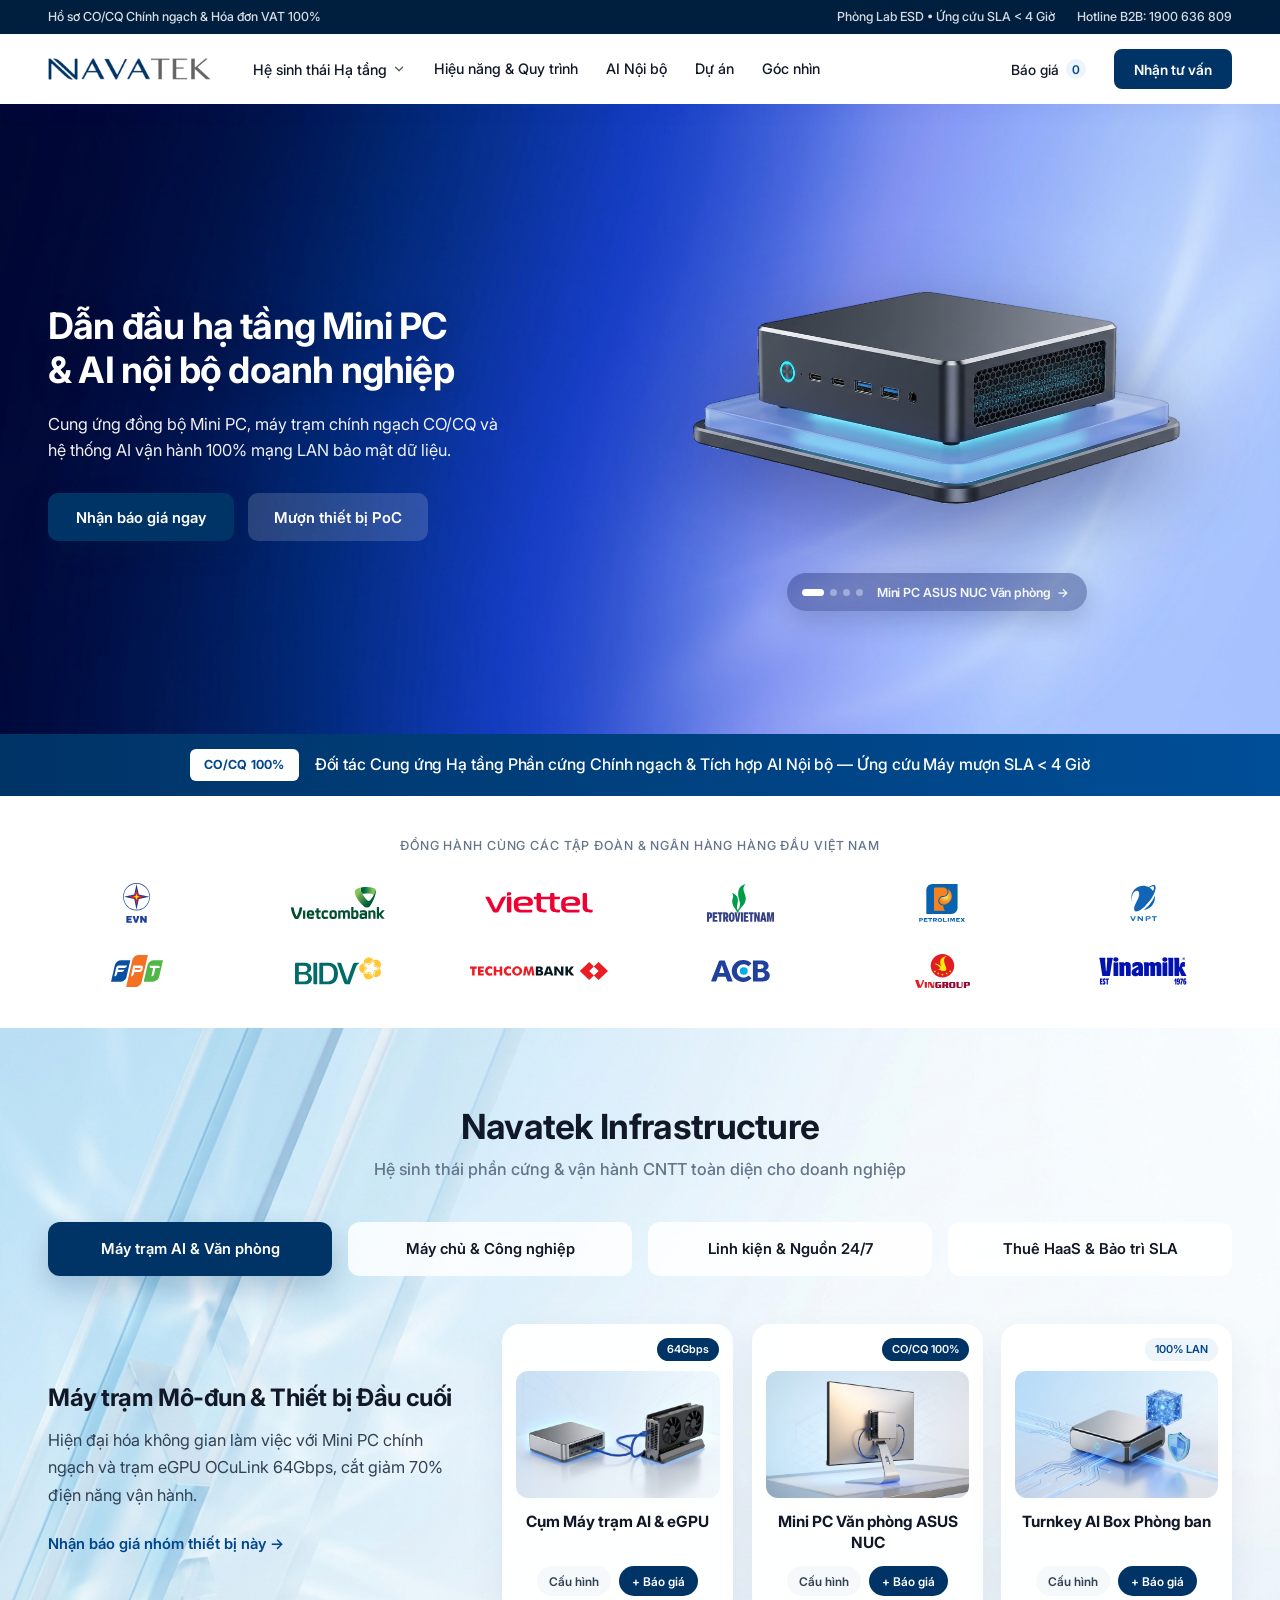
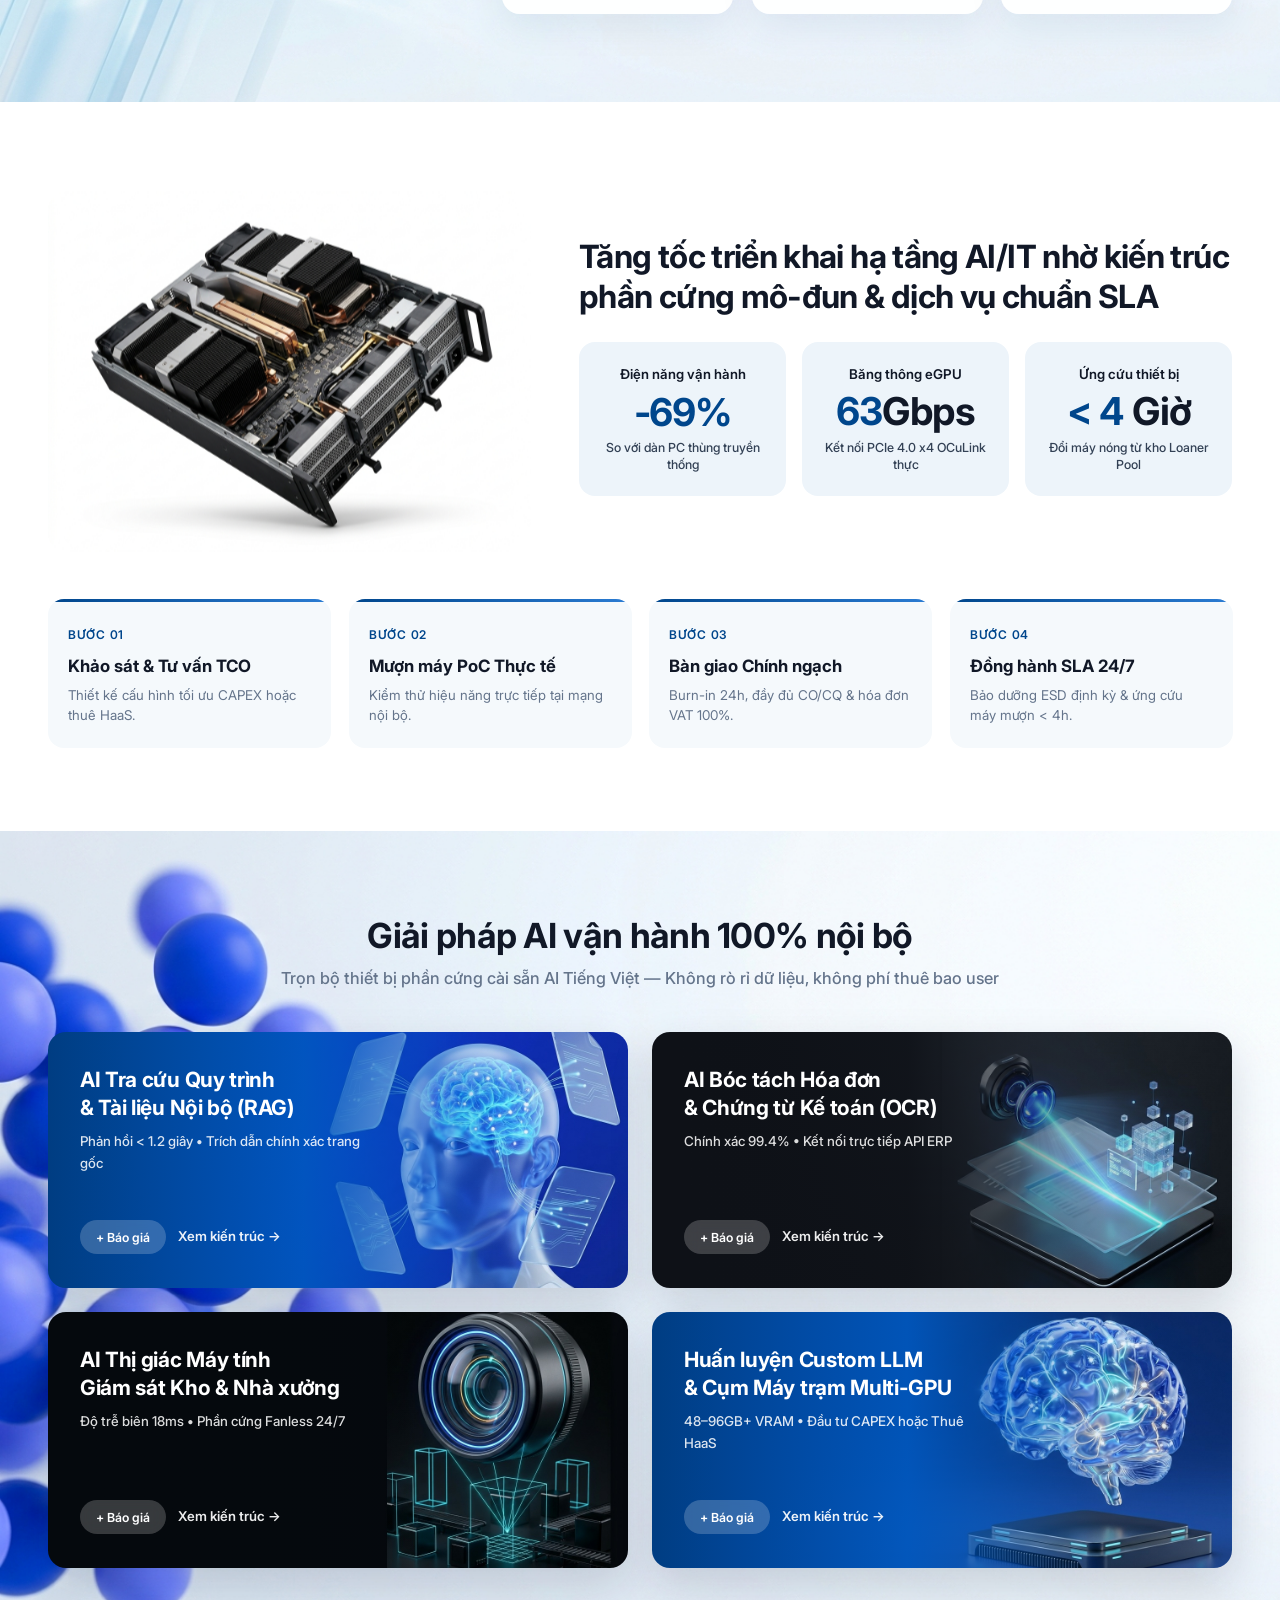
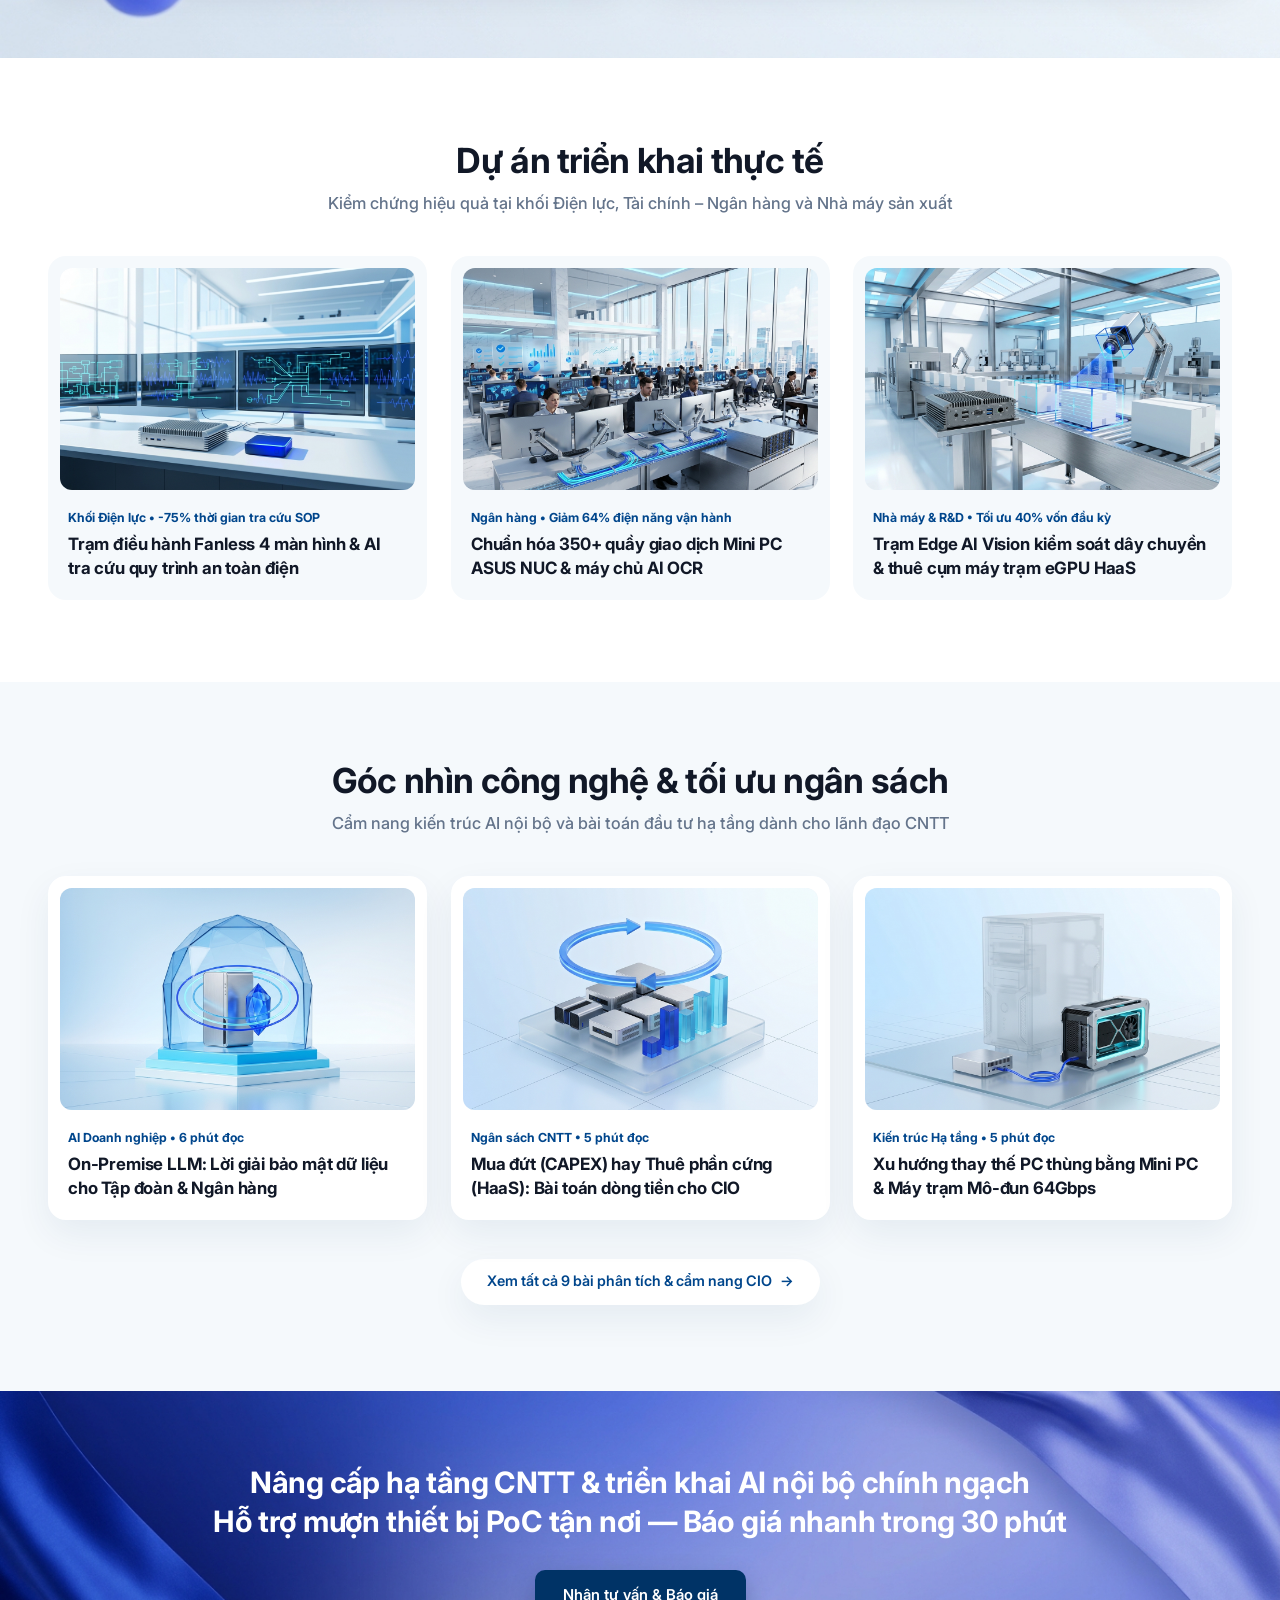
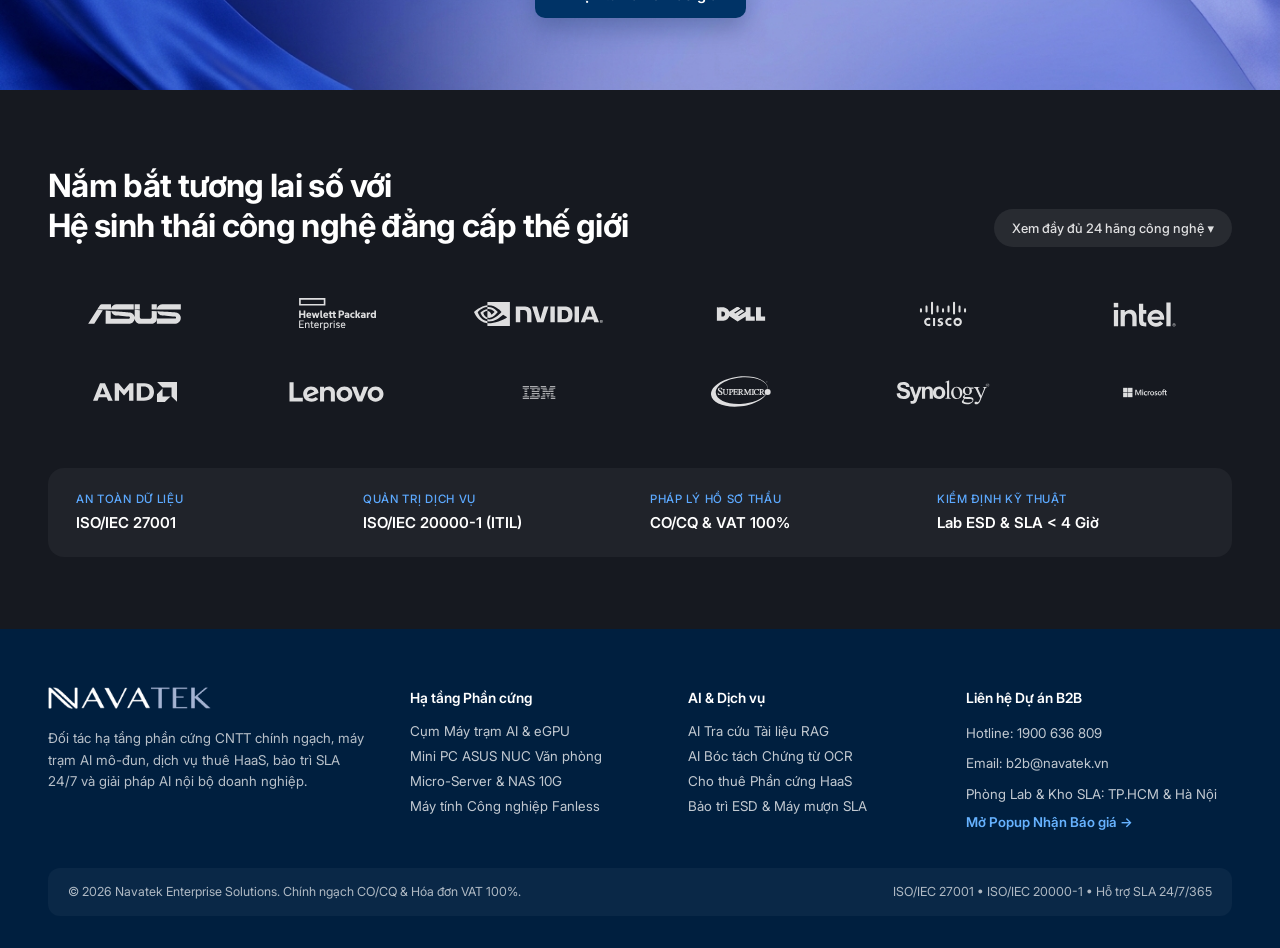
<file: index.html>
<!DOCTYPE html>
<html lang="vi">
<head>
  <meta charset="UTF-8" />
  <meta name="viewport" content="width=device-width, initial-scale=1.0" />
  <title>Navatek — Hạ tầng Phần cứng CNTT &amp; Giải pháp AI Nội bộ Doanh nghiệp</title>
  <meta
    name="description"
    content="Navatek cung ứng đồng bộ hạ tầng máy trạm AI, Mini PC doanh nghiệp chính ngạch CO/CQ, máy chủ chi nhánh, cho thuê HaaS, bảo trì SLA 24/7 và giải pháp AI nội bộ."
  />
  <meta http-equiv="Cache-Control" content="no-cache, no-store, must-revalidate" />
  <link rel="preload" as="font" href="fonts/Inter-Bold.woff2" type="font/woff2" crossorigin="anonymous" />
  <link rel="preload" as="font" href="fonts/Inter-SemiBold.woff2" type="font/woff2" crossorigin="anonymous" />
  <link rel="preload" as="font" href="fonts/Inter-Medium.woff2" type="font/woff2" crossorigin="anonymous" />
  <link rel="preload" as="font" href="fonts/Inter-Regular.woff2" type="font/woff2" crossorigin="anonymous" />
  <link rel="preload" as="font" href="fonts/HelveticaNeue-Medium.woff2" type="font/woff2" crossorigin="anonymous" />
  <link rel="stylesheet" href="css/style.css?v=20261103-mega1" />
</head>
<body>
  <!-- Backdrop for Desktop Mega-Menu -->
  <div id="navBackdrop" class="nav-backdrop" aria-hidden="true"></div>

  <!-- Top Deep-Navy Enterprise Utility Bar -->
  <div class="top-utility-strip">
    <div class="top-utility-inner">
      <span>Hồ sơ CO/CQ Chính ngạch &amp; Hóa đơn VAT 100%</span>
      <div class="top-utility-links">
        <span>Phòng Lab ESD • Ứng cứu SLA &lt; 4 Giờ</span>
        <a href="tel:1900636809">Hotline B2B: 1900 636 809</a>
      </div>
    </div>
  </div>

  <!-- =====================================================================
       HEADER: Crisp Enterprise Navigation
       ===================================================================== -->
  <header class="site-header">
    <div class="header-inner">
      <div class="header-left">
        <a href="#top" class="brand-logo" aria-label="Navatek Trang chủ">
          <img src="logos/navatek-logo.png" alt="Navatek" class="brand-logo-img" />
        </a>

        <nav class="main-nav" aria-label="Điều hướng chính">
          <ul class="nav-list">
            <li>
              <button
                type="button"
                class="nav-link"
                data-dropdown="megaInfra"
                aria-expanded="false"
              >
                <span>Hệ sinh thái Hạ tầng</span>
                <svg class="nav-chevron" viewBox="0 0 20 20" fill="none" aria-hidden="true">
                  <path d="M5 7.5L10 12.5L15 7.5" stroke="currentColor" stroke-width="1.8" stroke-linecap="round" stroke-linejoin="round" />
                </svg>
              </button>
            </li>
            <li>
              <a href="#quy-trinh-hop-tac" class="nav-link"><span>Hiệu năng &amp; Quy trình</span></a>
            </li>
            <li>
              <a href="#giai-phap-ai" class="nav-link"><span>AI Nội bộ</span></a>
            </li>
            <li>
              <a href="#du-an-tieu-bieu" class="nav-link"><span>Dự án</span></a>
            </li>
            <li>
              <a href="blog.html" class="nav-link"><span>Góc nhìn</span></a>
            </li>
          </ul>
        </nav>
      </div>

      <div class="header-right">
        <button
          type="button"
          id="headerCartBtn"
          class="header-cart-btn"
          data-open-rfq="header-cart"
          aria-label="Mở danh sách yêu cầu báo giá"
        >
          <span>Báo giá</span>
          <span id="headerCartCount" class="cart-count-pill">0</span>
        </button>

        <button type="button" class="header-btn-quote" data-open-rfq="header-cta">
          Nhận tư vấn
        </button>
      </div>

      <button
        type="button"
        id="mobileMenuOpen"
        class="mobile-toggle"
        aria-label="Mở menu điều hướng"
      >
        <svg width="22" height="22" viewBox="0 0 24 24" fill="none" aria-hidden="true">
          <path d="M4 7h16M4 12h16M4 17h16" stroke="currentColor" stroke-width="2" stroke-linecap="round" />
        </svg>
      </button>
    </div>

    <!-- Structured B2B 3-Column Mega-Menu -->
    <div id="megaInfra" class="mega-dropdown" role="region" aria-label="Hệ sinh thái Hạ tầng CNTT">
      <div class="mega-products-grid">
        <div class="mega-col">
          <div class="mega-col-head">
            <span class="mega-col-num">01</span>
            <span class="mega-col-title">Máy trạm AI &amp; Thiết bị Văn phòng</span>
          </div>
          <div class="mega-items">
            <button type="button" class="mega-item-btn" data-open-hw="modular-ai-workstation">
              <span class="menu-icon">
                <svg width="18" height="18" viewBox="0 0 24 24" fill="none">
                  <rect x="3" y="4" width="18" height="12" rx="2" stroke="currentColor" stroke-width="1.9" />
                  <path d="M7 20h10M12 16v4" stroke="currentColor" stroke-width="1.9" stroke-linecap="round" />
                </svg>
              </span>
              <span class="mega-item-copy">
                <span class="mega-item-title">Cụm Máy trạm AI &amp; eGPU 64Gbps</span>
                <span class="mega-item-desc">Mini PC + OCuLink + GPU RTX 24–48GB</span>
              </span>
              <span class="mega-item-arrow" aria-hidden="true">
                <svg width="14" height="14" viewBox="0 0 24 24" fill="none">
                  <path d="M9 6l6 6-6 6" stroke="currentColor" stroke-width="2" stroke-linecap="round" stroke-linejoin="round" />
                </svg>
              </span>
            </button>

            <button type="button" class="mega-item-btn" data-open-hw="office-nuc-fleet">
              <span class="menu-icon">
                <svg width="18" height="18" viewBox="0 0 24 24" fill="none">
                  <rect x="2" y="3" width="20" height="14" rx="2" stroke="currentColor" stroke-width="1.9" />
                  <path d="M8 21h8M12 17v4" stroke="currentColor" stroke-width="1.9" stroke-linecap="round" />
                </svg>
              </span>
              <span class="mega-item-copy">
                <span class="mega-item-title">Mini PC ASUS NUC Chính ngạch</span>
                <span class="mega-item-desc">CO/CQ 100% • Bảo hành 36 Tháng</span>
              </span>
              <span class="mega-item-arrow" aria-hidden="true">
                <svg width="14" height="14" viewBox="0 0 24 24" fill="none">
                  <path d="M9 6l6 6-6 6" stroke="currentColor" stroke-width="2" stroke-linecap="round" stroke-linejoin="round" />
                </svg>
              </span>
            </button>

            <button type="button" class="mega-item-btn" data-open-hw="turnkey-ai-box">
              <span class="menu-icon">
                <svg width="18" height="18" viewBox="0 0 24 24" fill="none">
                  <rect x="4" y="4" width="16" height="16" rx="3" stroke="currentColor" stroke-width="1.9" />
                  <circle cx="12" cy="12" r="3" stroke="currentColor" stroke-width="1.9" />
                </svg>
              </span>
              <span class="mega-item-copy">
                <span class="mega-item-title">Turnkey AI Box Phòng ban</span>
                <span class="mega-item-desc">Local LLM Tiếng Việt • 100% Mạng LAN</span>
              </span>
              <span class="mega-item-arrow" aria-hidden="true">
                <svg width="14" height="14" viewBox="0 0 24 24" fill="none">
                  <path d="M9 6l6 6-6 6" stroke="currentColor" stroke-width="2" stroke-linecap="round" stroke-linejoin="round" />
                </svg>
              </span>
            </button>
          </div>
        </div>

        <div class="mega-col">
          <div class="mega-col-head">
            <span class="mega-col-num">02</span>
            <span class="mega-col-title">Máy chủ Chi nhánh &amp; Công nghiệp</span>
          </div>
          <div class="mega-items">
            <button type="button" class="mega-item-btn" data-open-hw="microserver-nas-gateway">
              <span class="menu-icon">
                <svg width="18" height="18" viewBox="0 0 24 24" fill="none">
                  <rect x="3" y="4" width="18" height="6" rx="1.5" stroke="currentColor" stroke-width="1.9" />
                  <rect x="3" y="14" width="18" height="6" rx="1.5" stroke="currentColor" stroke-width="1.9" />
                </svg>
              </span>
              <span class="mega-item-copy">
                <span class="mega-item-title">Micro-Server &amp; NAS All-Flash 10G</span>
                <span class="mega-item-desc">Proxmox VE • Tường lửa OPNsense</span>
              </span>
              <span class="mega-item-arrow" aria-hidden="true">
                <svg width="14" height="14" viewBox="0 0 24 24" fill="none">
                  <path d="M9 6l6 6-6 6" stroke="currentColor" stroke-width="2" stroke-linecap="round" stroke-linejoin="round" />
                </svg>
              </span>
            </button>

            <button type="button" class="mega-item-btn" data-open-hw="fanless-industrial-kiosk">
              <span class="menu-icon">
                <svg width="18" height="18" viewBox="0 0 24 24" fill="none">
                  <rect x="4" y="5" width="16" height="14" rx="2" stroke="currentColor" stroke-width="1.9" />
                  <path d="M8 5v14M12 5v14M16 5v14" stroke="currentColor" stroke-width="1.6" />
                </svg>
              </span>
              <span class="mega-item-copy">
                <span class="mega-item-title">Máy tính Công nghiệp Fanless</span>
                <span class="mega-item-desc">Không quạt • RS232/485 • 4× Màn 4K</span>
              </span>
              <span class="mega-item-arrow" aria-hidden="true">
                <svg width="14" height="14" viewBox="0 0 24 24" fill="none">
                  <path d="M9 6l6 6-6 6" stroke="currentColor" stroke-width="2" stroke-linecap="round" stroke-linejoin="round" />
                </svg>
              </span>
            </button>

            <button type="button" class="mega-item-btn" data-open-hw="oculink-egpu-dock">
              <span class="menu-icon">
                <svg width="18" height="18" viewBox="0 0 24 24" fill="none">
                  <path d="M7 7h10v10H7z" stroke="currentColor" stroke-width="1.9" />
                  <path d="M4 12h3M17 12h3" stroke="currentColor" stroke-width="1.9" stroke-linecap="round" />
                </svg>
              </span>
              <span class="mega-item-copy">
                <span class="mega-item-title">Trạm Mở rộng eGPU OCuLink</span>
                <span class="mega-item-desc">Khung nhôm CNC • PCIe 4.0 x4 thực</span>
              </span>
              <span class="mega-item-arrow" aria-hidden="true">
                <svg width="14" height="14" viewBox="0 0 24 24" fill="none">
                  <path d="M9 6l6 6-6 6" stroke="currentColor" stroke-width="2" stroke-linecap="round" stroke-linejoin="round" />
                </svg>
              </span>
            </button>
          </div>
        </div>

        <div class="mega-col">
          <div class="mega-col-head">
            <span class="mega-col-num">03</span>
            <span class="mega-col-title">Nâng cấp, Thuê HaaS &amp; SLA</span>
          </div>
          <div class="mega-items">
            <button type="button" class="mega-item-btn" data-open-hw="wholesale-components-thermal">
              <span class="menu-icon">
                <svg width="18" height="18" viewBox="0 0 24 24" fill="none">
                  <rect x="6" y="6" width="12" height="12" rx="2" stroke="currentColor" stroke-width="1.9" />
                  <path d="M9 3v3M15 3v3M9 18v3M15 18v3" stroke="currentColor" stroke-width="1.9" stroke-linecap="round" />
                </svg>
              </span>
              <span class="mega-item-copy">
                <span class="mega-item-title">RAM DDR5, NVMe &amp; PTM7950</span>
                <span class="mega-item-desc">Đồng nhất mã Part • Hạ 10°C nhiệt tải</span>
              </span>
              <span class="mega-item-arrow" aria-hidden="true">
                <svg width="14" height="14" viewBox="0 0 24 24" fill="none">
                  <path d="M9 6l6 6-6 6" stroke="currentColor" stroke-width="2" stroke-linecap="round" stroke-linejoin="round" />
                </svg>
              </span>
            </button>

            <button type="button" class="mega-item-btn" data-open-hw="haas-hardware-rental">
              <span class="menu-icon">
                <svg width="18" height="18" viewBox="0 0 24 24" fill="none">
                  <path d="M12 2v20M17 5H9.5a3.5 3.5 0 0 0 0 7h5a3.5 3.5 0 0 1 0 7H6" stroke="currentColor" stroke-width="1.9" stroke-linecap="round" />
                </svg>
              </span>
              <span class="mega-item-copy">
                <span class="mega-item-title">Cho thuê Phần cứng (HaaS)</span>
                <span class="mega-item-desc">100% OPEX • Hợp đồng Quý / Năm</span>
              </span>
              <span class="mega-item-arrow" aria-hidden="true">
                <svg width="14" height="14" viewBox="0 0 24 24" fill="none">
                  <path d="M9 6l6 6-6 6" stroke="currentColor" stroke-width="2" stroke-linecap="round" stroke-linejoin="round" />
                </svg>
              </span>
            </button>

            <button type="button" class="mega-item-btn" data-open-hw="sla-maintenance-loaner">
              <span class="menu-icon">
                <svg width="18" height="18" viewBox="0 0 24 24" fill="none">
                  <path d="M12 22s8-4 8-10V5l-8-3-8 3v7c0 6 8 10 8 10z" stroke="currentColor" stroke-width="1.9" stroke-linejoin="round" />
                </svg>
              </span>
              <span class="mega-item-copy">
                <span class="mega-item-title">Bảo trì ESD &amp; Máy mượn SLA &lt; 4h</span>
                <span class="mega-item-desc">Kho dự phòng Loaner Pool 24/7</span>
              </span>
              <span class="mega-item-arrow" aria-hidden="true">
                <svg width="14" height="14" viewBox="0 0 24 24" fill="none">
                  <path d="M9 6l6 6-6 6" stroke="currentColor" stroke-width="2" stroke-linecap="round" stroke-linejoin="round" />
                </svg>
              </span>
            </button>
          </div>
        </div>
      </div>

      <div class="mega-dropdown-foot">
        <div class="mega-foot-info">
          <span class="mega-foot-badge">CO/CQ Chính ngạch 100%</span>
          <span>Hỗ trợ mượn thiết bị PoC 07 ngày tận nơi • Bảo hành SLA &lt; 4h toàn quốc</span>
        </div>
        <div class="mega-foot-actions">
          <a href="#giai-phap-ha-tang" class="mega-foot-link">Xem toàn bộ hệ sinh thái →</a>
          <button
            type="button"
            class="mega-foot-cta"
            data-open-rfq="mega-poc"
            data-rfq-chip="Đăng ký Mượn máy PoC"
          >
            Đăng ký mượn PoC
          </button>
        </div>
      </div>
    </div>
    <div class="scroll-progress-track" aria-hidden="true">
      <div id="scrollProgressBar" class="scroll-progress-bar"></div>
    </div>
  </header>

  <!-- Mobile Navigation Drawer -->
  <div id="mobileDrawer" class="mobile-drawer" aria-hidden="true">
    <div class="mobile-drawer-backdrop" data-close-drawer></div>
    <div class="mobile-drawer-panel">
      <div class="mobile-drawer-head">
        <img src="logos/navatek-logo.png" alt="Navatek" class="brand-logo-img brand-logo-drawer" />
        <button type="button" id="mobileMenuClose" class="mobile-close-btn" aria-label="Đóng menu">✕</button>
      </div>
      <div class="mobile-nav-links">
        <a href="#giai-phap-ha-tang" data-close-drawer>Hệ sinh thái Hạ tầng</a>
        <a href="#quy-trinh-hop-tac" data-close-drawer>Hiệu năng &amp; Quy trình</a>
        <a href="#giai-phap-ai" data-close-drawer>AI Nội bộ</a>
        <a href="#du-an-tieu-bieu" data-close-drawer>Dự án Thực tế</a>
        <a href="blog.html" data-close-drawer>Góc nhìn Công nghệ</a>
        <button type="button" class="header-btn-quote" data-open-rfq="mobile-drawer" data-close-drawer>
          Nhận tư vấn &amp; Báo giá
        </button>
      </div>
    </div>
  </div>

  <main id="top">
    <!-- ===================================================================
         1. FULL-BLEED SAPPHIRE 3D HERO + ROYAL TRUST RIBBON + EVN LOGOS
            (Chuẩn fptcloud.com/product/fpt-ai-factory-vn/ — Text siêu gọn)
         =================================================================== -->
    <section class="fpt-hero-stage">
      <div class="container">
        <div class="fpt-hero-grid">
          <div class="fpt-hero-copy">
            <h1 class="fpt-hero-title">
              Dẫn đầu hạ tầng Mini PC<br />&amp; AI nội bộ doanh nghiệp
            </h1>
            <p class="fpt-hero-sub">
              Cung ứng đồng bộ Mini PC, máy trạm chính ngạch CO/CQ và hệ thống AI vận hành 100% mạng LAN bảo mật dữ liệu.
            </p>
            <div class="fpt-hero-actions">
              <button type="button" class="btn-royal-solid" data-open-rfq="hero-primary">
                Nhận báo giá ngay
              </button>
              <button
                type="button"
                class="btn-royal-translucent"
                data-open-rfq="hero-poc"
                data-rfq-chip="Đăng ký Mượn máy PoC"
              >
                Mượn thiết bị PoC
              </button>
            </div>
          </div>

          <!-- Separated Foreground Mini PC Showcase (Auto-Rotating 4 Flagship Models) -->
          <div id="heroMinipcShowcase" class="hero-minipc-showcase" aria-label="Hệ sinh thái Mini PC Doanh nghiệp">
            <div class="hero-minipc-viewport">
              <div class="hero-minipc-glow" aria-hidden="true"></div>

              <div class="hero-minipc-slides">
                <button
                  type="button"
                  class="hero-minipc-slide is-active"
                  data-hero-slide="0"
                  data-slide-label="Mini PC ASUS NUC Văn phòng"
                  data-open-hw="office-nuc-fleet"
                  aria-label="Xem cấu hình Mini PC ASUS NUC Văn phòng"
                >
                  <img
                    src="images/hero-minipc-nuc.png"
                    alt="Mini PC ASUS NUC Doanh nghiệp chính ngạch"
                    class="hero-minipc-img"
                  />
                </button>

                <button
                  type="button"
                  class="hero-minipc-slide"
                  data-hero-slide="1"
                  data-slide-label="Turnkey AI Box Nội bộ"
                  data-open-hw="turnkey-ai-box"
                  aria-label="Xem cấu hình Turnkey AI Box Nội bộ"
                >
                  <img
                    src="images/hero-minipc-aibox.png"
                    alt="Thiết bị Turnkey AI Box vận hành mạng LAN nội bộ"
                    class="hero-minipc-img"
                  />
                </button>

                <button
                  type="button"
                  class="hero-minipc-slide"
                  data-hero-slide="2"
                  data-slide-label="Mini PC + Dock eGPU 64Gbps"
                  data-open-hw="modular-ai-workstation"
                  aria-label="Xem cấu hình Cụm Máy trạm Mini PC và Dock eGPU 64Gbps"
                >
                  <img
                    src="images/hero-minipc-modular.png"
                    alt="Cụm Máy trạm AI Mô-đun Mini PC và eGPU OCuLink 64Gbps"
                    class="hero-minipc-img is-pair"
                  />
                </button>

                <button
                  type="button"
                  class="hero-minipc-slide"
                  data-hero-slide="3"
                  data-slide-label="Mini PC Fanless Công nghiệp 24/7"
                  data-open-hw="fanless-industrial-kiosk"
                  aria-label="Xem cấu hình Mini PC Công nghiệp Fanless 24/7"
                >
                  <img
                    src="images/hero-minipc-fanless.png"
                    alt="Mini PC Công nghiệp Fanless tản nhiệt tĩnh 24/7"
                    class="hero-minipc-img is-fanless"
                  />
                </button>
              </div>
            </div>

            <!-- Ultra-Minimal Glass Switcher Pill (4 Dots + Short Model Name, Zero Border) -->
            <div class="hero-minipc-bar">
              <div class="hero-minipc-dots" role="tablist" aria-label="Chọn dòng Mini PC">
                <button type="button" class="hero-dot is-active" data-hero-dot="0" aria-label="Mẫu 1: Mini PC ASUS NUC"></button>
                <button type="button" class="hero-dot" data-hero-dot="1" aria-label="Mẫu 2: Turnkey AI Box"></button>
                <button type="button" class="hero-dot" data-hero-dot="2" aria-label="Mẫu 3: Mini PC + eGPU 64Gbps"></button>
                <button type="button" class="hero-dot" data-hero-dot="3" aria-label="Mẫu 4: Mini PC Fanless 24/7"></button>
              </div>
              <button type="button" id="heroSlideCaption" class="hero-minipc-caption" data-open-hw="office-nuc-fleet">
                <span id="heroSlideLabelText">Mini PC ASUS NUC Văn phòng</span>
                <span aria-hidden="true">→</span>
              </button>
            </div>
          </div>
        </div>
      </div>
    </section>

    <!-- Royal-Indigo Bottom Trust Ribbon -->
    <div class="fpt-hero-ribbon">
      <div class="container fpt-ribbon-inner">
        <span class="fpt-ribbon-badge">CO/CQ 100%</span>
        <span class="fpt-ribbon-text">
          Đối tác Cung ứng Hạ tầng Phần cứng Chính ngạch &amp; Tích hợp AI Nội bộ — Ứng cứu Máy mượn SLA &lt; 4 Giờ
        </span>
      </div>
    </div>

    <!-- Frameless 12 Official Vietnamese Enterprise Logos (EVN, Vietcombank, Viettel...) -->
    <section class="clients-compact-band" aria-label="Khách hàng doanh nghiệp tiêu biểu">
      <div class="container">
        <div class="clients-compact-label">Đồng hành cùng các tập đoàn &amp; ngân hàng hàng đầu Việt Nam</div>
        <div class="clients-frameless-grid">
          <div class="client-logo-item" title="Tập đoàn Điện lực Việt Nam (EVN)">
            <img src="logos/clients/evn.svg" alt="EVN" class="client-sz-evn" />
          </div>
          <div class="client-logo-item" title="Vietcombank">
            <img src="logos/clients/vietcombank.svg" alt="Vietcombank" class="client-sz-vcb" />
          </div>
          <div class="client-logo-item" title="Viettel">
            <img src="logos/clients/viettel.svg" alt="Viettel" class="client-sz-viettel" />
          </div>
          <div class="client-logo-item" title="Petrovietnam">
            <img src="logos/clients/petrovietnam.svg" alt="Petrovietnam" class="client-sz-pvn" />
          </div>
          <div class="client-logo-item" title="Petrolimex">
            <img src="logos/clients/petrolimex.svg" alt="Petrolimex" class="client-sz-plx" />
          </div>
          <div class="client-logo-item" title="VNPT">
            <img src="logos/clients/vnpt.svg" alt="VNPT" class="client-sz-vnpt" />
          </div>
          <div class="client-logo-item" title="FPT">
            <img src="logos/clients/fpt.svg" alt="FPT" class="client-sz-fpt" />
          </div>
          <div class="client-logo-item" title="BIDV">
            <img src="logos/clients/bidv.svg" alt="BIDV" class="client-sz-bidv" />
          </div>
          <div class="client-logo-item" title="Techcombank">
            <img src="logos/clients/techcombank.svg" alt="Techcombank" class="client-sz-tcb" />
          </div>
          <div class="client-logo-item" title="ACB">
            <img src="logos/clients/acb.svg" alt="ACB" class="client-sz-acb" />
          </div>
          <div class="client-logo-item" title="Vingroup">
            <img src="logos/clients/vingroup.svg" alt="Vingroup" class="client-sz-vingroup" />
          </div>
          <div class="client-logo-item" title="Vinamilk">
            <img src="logos/clients/vinamilk.svg" alt="Vinamilk" class="client-sz-vinamilk" />
          </div>
        </div>
      </div>
    </section>

    <!-- ===================================================================
         2. HỆ SINH THÁI HẠ TẦNG TRÊN NỀN KÍNH 3D CRYSTAL (Chuẩn fpt_b2.png)
            (Thẻ trắng kính CHỈ hiện Hình + Tên + Nhãn trạng thái — 0 đoạn văn thừa!)
         =================================================================== -->
    <section id="giai-phap-ha-tang" class="fpt-crystal-section">
      <div class="container">
        <div class="fpt-section-head">
          <h2 class="fpt-section-title">Navatek Infrastructure</h2>
          <p class="fpt-section-sub">Hệ sinh thái phần cứng &amp; vận hành CNTT toàn diện cho doanh nghiệp</p>
        </div>

        <div class="fpt-tabs-bar" role="tablist" aria-label="Nhóm giải pháp hạ tầng">
          <button type="button" class="fpt-tab-btn is-active" data-sol-tab="tab-workstation">
            Máy trạm AI &amp; Văn phòng
          </button>
          <button type="button" class="fpt-tab-btn" data-sol-tab="tab-server-edge">
            Máy chủ &amp; Công nghiệp
          </button>
          <button type="button" class="fpt-tab-btn" data-sol-tab="tab-upgrade-power">
            Linh kiện &amp; Nguồn 24/7
          </button>
          <button type="button" class="fpt-tab-btn" data-sol-tab="tab-haas-sla">
            Thuê HaaS &amp; Bảo trì SLA
          </button>
        </div>

        <!-- TAB 1 -->
        <div id="tab-workstation" class="hw-tab-panel is-active">
          <div class="fpt-tab-split">
            <div class="fpt-tab-summary">
              <h3>Máy trạm Mô-đun &amp; Thiết bị Đầu cuối</h3>
              <p>
                Hiện đại hóa không gian làm việc với Mini PC chính ngạch và trạm eGPU OCuLink 64Gbps, cắt giảm 70% điện năng vận hành.
              </p>
              <button type="button" class="btn-link-royal" data-open-rfq="tab1-cta">
                Nhận báo giá nhóm thiết bị này →
              </button>
            </div>

            <div class="fpt-tiles-grid-3">
              <article class="fpt-hw-tile">
                <div>
                  <div class="tile-top-bar">
                    <span class="tile-status-pill">64Gbps</span>
                  </div>
                  <div class="tile-media" data-open-hw="modular-ai-workstation">
                    <img src="images/hw-v6-workstation.jpg" alt="Cụm Máy trạm AI và eGPU" loading="lazy" />
                  </div>
                  <h4 class="tile-title" data-open-hw="modular-ai-workstation">Cụm Máy trạm AI &amp; eGPU</h4>
                </div>
                <div class="tile-actions">
                  <button type="button" class="btn-tile-detail" data-open-hw="modular-ai-workstation">Cấu hình</button>
                  <button type="button" class="btn-tile-quote" data-add-quote="modular-ai-workstation">+ Báo giá</button>
                </div>
              </article>

              <article class="fpt-hw-tile">
                <div>
                  <div class="tile-top-bar">
                    <span class="tile-status-pill">CO/CQ 100%</span>
                  </div>
                  <div class="tile-media" data-open-hw="office-nuc-fleet">
                    <img src="images/hw-v6-office-nuc.jpg" alt="Mini PC ASUS NUC Văn phòng" loading="lazy" />
                  </div>
                  <h4 class="tile-title" data-open-hw="office-nuc-fleet">Mini PC Văn phòng ASUS NUC</h4>
                </div>
                <div class="tile-actions">
                  <button type="button" class="btn-tile-detail" data-open-hw="office-nuc-fleet">Cấu hình</button>
                  <button type="button" class="btn-tile-quote" data-add-quote="office-nuc-fleet">+ Báo giá</button>
                </div>
              </article>

              <article class="fpt-hw-tile">
                <div>
                  <div class="tile-top-bar">
                    <span class="tile-status-pill is-soft">100% LAN</span>
                  </div>
                  <div class="tile-media" data-open-hw="turnkey-ai-box">
                    <img src="images/hw-v6-turnkey-aibox.jpg" alt="Turnkey AI Box Phòng ban" loading="lazy" />
                  </div>
                  <h4 class="tile-title" data-open-hw="turnkey-ai-box">Turnkey AI Box Phòng ban</h4>
                </div>
                <div class="tile-actions">
                  <button type="button" class="btn-tile-detail" data-open-hw="turnkey-ai-box">Cấu hình</button>
                  <button type="button" class="btn-tile-quote" data-add-quote="turnkey-ai-box">+ Báo giá</button>
                </div>
              </article>
            </div>
          </div>
        </div>

        <!-- TAB 2 -->
        <div id="tab-server-edge" class="hw-tab-panel">
          <div class="fpt-tab-split">
            <div class="fpt-tab-summary">
              <h3>Hạ tầng Biên, Chi nhánh &amp; Nhà xưởng</h3>
              <p>
                Vận hành bền bỉ 24/7 cho tường lửa mạng 10G, lưu trữ All-Flash chi nhánh và phòng điều độ công nghiệp không quạt.
              </p>
              <button type="button" class="btn-link-royal" data-open-rfq="tab2-cta">
                Nhận tư vấn kiến trúc chi nhánh →
              </button>
            </div>

            <div class="fpt-tiles-grid-3">
              <article class="fpt-hw-tile">
                <div>
                  <div class="tile-top-bar">
                    <span class="tile-status-pill">10GbE SFP+</span>
                  </div>
                  <div class="tile-media" data-open-hw="microserver-nas-gateway">
                    <img src="images/hw-v6-microserver-nas.jpg" alt="Micro-Server và NAS 10G" loading="lazy" />
                  </div>
                  <h4 class="tile-title" data-open-hw="microserver-nas-gateway">Micro-Server &amp; NAS 10G</h4>
                </div>
                <div class="tile-actions">
                  <button type="button" class="btn-tile-detail" data-open-hw="microserver-nas-gateway">Cấu hình</button>
                  <button type="button" class="btn-tile-quote" data-add-quote="microserver-nas-gateway">+ Báo giá</button>
                </div>
              </article>

              <article class="fpt-hw-tile">
                <div>
                  <div class="tile-top-bar">
                    <span class="tile-status-pill">Fanless 24/7</span>
                  </div>
                  <div class="tile-media" data-open-hw="fanless-industrial-kiosk">
                    <img src="images/hw-v6-fanless-kiosk.jpg" alt="Máy tính Công nghiệp Fanless" loading="lazy" />
                  </div>
                  <h4 class="tile-title" data-open-hw="fanless-industrial-kiosk">PC Công nghiệp Fanless</h4>
                </div>
                <div class="tile-actions">
                  <button type="button" class="btn-tile-detail" data-open-hw="fanless-industrial-kiosk">Cấu hình</button>
                  <button type="button" class="btn-tile-quote" data-add-quote="fanless-industrial-kiosk">+ Báo giá</button>
                </div>
              </article>

              <article class="fpt-hw-tile">
                <div>
                  <div class="tile-top-bar">
                    <span class="tile-status-pill is-soft">PCIe 4.0 x4</span>
                  </div>
                  <div class="tile-media" data-open-hw="oculink-egpu-dock">
                    <img src="images/hw-v6-oculink-dock.jpg" alt="Trạm mở rộng eGPU OCuLink" loading="lazy" />
                  </div>
                  <h4 class="tile-title" data-open-hw="oculink-egpu-dock">Dock eGPU OCuLink CNC</h4>
                </div>
                <div class="tile-actions">
                  <button type="button" class="btn-tile-detail" data-open-hw="oculink-egpu-dock">Cấu hình</button>
                  <button type="button" class="btn-tile-quote" data-add-quote="oculink-egpu-dock">+ Báo giá</button>
                </div>
              </article>
            </div>
          </div>
        </div>

        <!-- TAB 3 -->
        <div id="tab-upgrade-power" class="hw-tab-panel">
          <div class="fpt-tab-split">
            <div class="fpt-tab-summary">
              <h3>Nâng cấp Đồng bộ &amp; Chuẩn hóa Nguồn</h3>
              <p>
                Cung ứng linh kiện cùng Part-Number cho đợt nâng cấp hàng loạt, kết hợp vật liệu tản nhiệt Honeywell PTM7950 chuẩn Lab.
              </p>
              <button type="button" class="btn-link-royal" data-open-rfq="tab3-cta">
                Nhận bảng giá sỉ linh kiện dự án →
              </button>
            </div>

            <div class="fpt-tiles-grid-2">
              <article class="fpt-hw-tile">
                <div>
                  <div class="tile-top-bar">
                    <span class="tile-status-pill">Cùng Mã Part</span>
                  </div>
                  <div class="tile-media" data-open-hw="wholesale-components-thermal">
                    <img src="images/hw-v6-wholesale-parts.jpg" alt="Linh kiện DDR5, NVMe và PTM7950" loading="lazy" />
                  </div>
                  <h4 class="tile-title" data-open-hw="wholesale-components-thermal">RAM DDR5, NVMe &amp; PTM7950</h4>
                </div>
                <div class="tile-actions">
                  <button type="button" class="btn-tile-detail" data-open-hw="wholesale-components-thermal">Cấu hình</button>
                  <button type="button" class="btn-tile-quote" data-add-quote="wholesale-components-thermal">+ Báo giá</button>
                </div>
              </article>

              <article class="fpt-hw-tile">
                <div>
                  <div class="tile-top-bar">
                    <span class="tile-status-pill">1 Đổi 1</span>
                  </div>
                  <div class="tile-media" data-open-hw="industrial-power-adapters">
                    <img src="images/hw-v6-power-adapters.jpg" alt="Bộ nguồn và Adapter 65W-330W" loading="lazy" />
                  </div>
                  <h4 class="tile-title" data-open-hw="industrial-power-adapters">Nguồn &amp; Adapter 65W–330W</h4>
                </div>
                <div class="tile-actions">
                  <button type="button" class="btn-tile-detail" data-open-hw="industrial-power-adapters">Cấu hình</button>
                  <button type="button" class="btn-tile-quote" data-add-quote="industrial-power-adapters">+ Báo giá</button>
                </div>
              </article>
            </div>
          </div>
        </div>

        <!-- TAB 4 -->
        <div id="tab-haas-sla" class="hw-tab-panel">
          <div class="fpt-tab-split">
            <div class="fpt-tab-summary">
              <h3>Tài chính OPEX Linh hoạt &amp; Cam kết SLA</h3>
              <p>
                Chuyển vốn mua sắm CAPEX sang thuê phần cứng HaaS trọn gói, đi kèm kho máy dự phòng Loaner Pool ứng cứu dưới 4 giờ.
              </p>
              <button
                type="button"
                class="btn-link-royal"
                data-open-rfq="tab4-cta"
                data-rfq-chip="Thuê Hạ tầng HaaS / Bảo trì SLA"
              >
                Nhận phương án thuê HaaS &amp; SLA →
              </button>
            </div>

            <div class="fpt-tiles-grid-2">
              <article class="fpt-hw-tile">
                <div>
                  <div class="tile-top-bar">
                    <span class="tile-status-pill">100% OPEX</span>
                  </div>
                  <div class="tile-media" data-open-hw="haas-hardware-rental">
                    <img src="images/hw-v6-haas-fleet.jpg" alt="Cho thuê Hạ tầng Phần cứng HaaS" loading="lazy" />
                  </div>
                  <h4 class="tile-title" data-open-hw="haas-hardware-rental">Cho thuê Phần cứng (HaaS)</h4>
                </div>
                <div class="tile-actions">
                  <button type="button" class="btn-tile-detail" data-open-hw="haas-hardware-rental">Cấu hình</button>
                  <button type="button" class="btn-tile-quote" data-add-quote="haas-hardware-rental">+ Báo giá</button>
                </div>
              </article>

              <article class="fpt-hw-tile">
                <div>
                  <div class="tile-top-bar">
                    <span class="tile-status-pill">SLA &lt; 4 Giờ</span>
                  </div>
                  <div class="tile-media" data-open-hw="sla-maintenance-loaner">
                    <img src="images/hw-v6-sla-loaner.jpg" alt="Bảo trì ESD và Máy mượn SLA" loading="lazy" />
                  </div>
                  <h4 class="tile-title" data-open-hw="sla-maintenance-loaner">Bảo trì ESD &amp; Máy mượn SLA</h4>
                </div>
                <div class="tile-actions">
                  <button type="button" class="btn-tile-detail" data-open-hw="sla-maintenance-loaner">Cấu hình</button>
                  <button type="button" class="btn-tile-quote" data-add-quote="sla-maintenance-loaner">+ Báo giá</button>
                </div>
              </article>
            </div>
          </div>
        </div>
      </div>
    </section>

    <!-- ===================================================================
         3. HIỆU NĂNG ĐỘT PHÁ & QUY TRÌNH 4 BƯỚC GỌN (Chuẩn fpt_b3.png)
         =================================================================== -->
    <section id="quy-trinh-hop-tac" class="fpt-perf-section">
      <div class="container">
        <div class="fpt-perf-split">
          <div class="fpt-perf-visual">
            <img
              src="images/hw-v9-cluster-3d.jpg"
              alt="Cụm phần cứng máy chủ và máy trạm AI mật độ cao Navatek"
              loading="lazy"
            />
          </div>

          <div>
            <h2 class="fpt-perf-heading">
              Tăng tốc triển khai hạ tầng AI/IT nhờ kiến trúc phần cứng mô-đun &amp; dịch vụ chuẩn SLA
            </h2>

            <div class="fpt-kpi-blocks">
              <div class="fpt-kpi-box">
                <div class="fpt-kpi-top">Điện năng vận hành</div>
                <div class="fpt-kpi-giant"><span data-kpi-counter data-prefix="-" data-target="70" data-suffix="%">-70%</span></div>
                <div class="fpt-kpi-sub">So với dàn PC thùng truyền thống</div>
              </div>

              <div class="fpt-kpi-box">
                <div class="fpt-kpi-top">Băng thông eGPU</div>
                <div class="fpt-kpi-giant"><span data-kpi-counter data-prefix="" data-target="64" data-suffix="">64</span>Gbps</div>
                <div class="fpt-kpi-sub">Kết nối PCIe 4.0 x4 OCuLink thực</div>
              </div>

              <div class="fpt-kpi-box">
                <div class="fpt-kpi-top">Ứng cứu thiết bị</div>
                <div class="fpt-kpi-giant"><span data-kpi-counter data-prefix="&lt; " data-target="4" data-start="12" data-suffix="">&lt; 4</span> Giờ</div>
                <div class="fpt-kpi-sub">Đổi máy nóng từ kho Loaner Pool</div>
              </div>
            </div>
          </div>
        </div>

        <!-- Ultra-Concise 4-Step Implementation Strip -->
        <div class="fpt-steps-strip">
          <div class="fpt-step-tile">
            <span class="fpt-step-num">Bước 01</span>
            <h3 class="fpt-step-name">Khảo sát &amp; Tư vấn TCO</h3>
            <p class="fpt-step-short">Thiết kế cấu hình tối ưu CAPEX hoặc thuê HaaS.</p>
          </div>

          <div class="fpt-step-tile">
            <span class="fpt-step-num">Bước 02</span>
            <h3 class="fpt-step-name">Mượn máy PoC Thực tế</h3>
            <p class="fpt-step-short">Kiểm thử hiệu năng trực tiếp tại mạng nội bộ.</p>
          </div>

          <div class="fpt-step-tile">
            <span class="fpt-step-num">Bước 03</span>
            <h3 class="fpt-step-name">Bàn giao Chính ngạch</h3>
            <p class="fpt-step-short">Burn-in 24h, đầy đủ CO/CQ &amp; hóa đơn VAT 100%.</p>
          </div>

          <div class="fpt-step-tile">
            <span class="fpt-step-num">Bước 04</span>
            <h3 class="fpt-step-name">Đồng hành SLA 24/7</h3>
            <p class="fpt-step-short">Bảo dưỡng ESD định kỳ &amp; ứng cứu máy mượn &lt; 4h.</p>
          </div>
        </div>
      </div>
    </section>

    <!-- ===================================================================
         4. 4 GIẢI PHÁP AI BÀN CỜ ROYAL-BLUE & OBSIDIAN TRÊN NỀN BOKEH 3D
            (Chuẩn fpt_b4.png — Sang trọng, cực ít chữ!)
         =================================================================== -->
    <section id="giai-phap-ai" class="fpt-bokeh-section">
      <div class="container">
        <div class="fpt-section-head">
          <h2 class="fpt-section-title">Giải pháp AI vận hành 100% nội bộ</h2>
          <p class="fpt-section-sub">Trọn bộ thiết bị phần cứng cài sẵn AI Tiếng Việt — Không rò rỉ dữ liệu, không phí thuê bao user</p>
        </div>

        <div class="fpt-bento-grid">
          <!-- Card 1: Royal Blue -->
          <article class="fpt-bento-card is-royal bento-bg-rag" data-open-hw="ai-rag-appliance">
            <div class="bento-copy">
              <h3 class="bento-title">
                AI Tra cứu Quy trình<br />&amp; Tài liệu Nội bộ (RAG)
              </h3>
              <p class="bento-metric">Phản hồi &lt; 1.2 giây • Trích dẫn chính xác trang gốc</p>
            </div>
            <div class="bento-foot">
              <button type="button" class="btn-bento-quote" data-add-quote="ai-rag-appliance">+ Báo giá</button>
              <span class="bento-more">Xem kiến trúc →</span>
            </div>
          </article>

          <!-- Card 2: Deep Obsidian -->
          <article class="fpt-bento-card is-obsidian bento-bg-ocr" data-open-hw="ai-ocr-appliance">
            <div class="bento-copy">
              <h3 class="bento-title">
                AI Bóc tách Hóa đơn<br />&amp; Chứng từ Kế toán (OCR)
              </h3>
              <p class="bento-metric">Chính xác 99.4% • Kết nối trực tiếp API ERP</p>
            </div>
            <div class="bento-foot">
              <button type="button" class="btn-bento-quote" data-add-quote="ai-ocr-appliance">+ Báo giá</button>
              <span class="bento-more">Xem kiến trúc →</span>
            </div>
          </article>

          <!-- Card 3: Deep Obsidian -->
          <article class="fpt-bento-card is-obsidian bento-bg-vision" data-open-hw="ai-vision-appliance">
            <div class="bento-copy">
              <h3 class="bento-title">
                AI Thị giác Máy tính<br />Giám sát Kho &amp; Nhà xưởng
              </h3>
              <p class="bento-metric">Độ trễ biên 18ms • Phần cứng Fanless 24/7</p>
            </div>
            <div class="bento-foot">
              <button type="button" class="btn-bento-quote" data-add-quote="ai-vision-appliance">+ Báo giá</button>
              <span class="bento-more">Xem kiến trúc →</span>
            </div>
          </article>

          <!-- Card 4: Royal Blue -->
          <article class="fpt-bento-card is-royal bento-bg-llm" data-open-hw="ai-custom-llm-cluster">
            <div class="bento-copy">
              <h3 class="bento-title">
                Huấn luyện Custom LLM<br />&amp; Cụm Máy trạm Multi-GPU
              </h3>
              <p class="bento-metric">48–96GB+ VRAM • Đầu tư CAPEX hoặc Thuê HaaS</p>
            </div>
            <div class="bento-foot">
              <button type="button" class="btn-bento-quote" data-add-quote="ai-custom-llm-cluster">+ Báo giá</button>
              <span class="bento-more">Xem kiến trúc →</span>
            </div>
          </article>
        </div>
      </div>
    </section>

    <!-- ===================================================================
         5. DỰ ÁN TRIỂN KHAI THỰC TẾ (Thẻ Visual tinh gọn — Bấm mở Hồ sơ Popup)
         =================================================================== -->
    <section id="du-an-tieu-bieu" class="fpt-showcase-section">
      <div class="container">
        <div class="fpt-section-head">
          <h2 class="fpt-section-title">Dự án triển khai thực tế</h2>
          <p class="fpt-section-sub">Kiểm chứng hiệu quả tại khối Điện lực, Tài chính – Ngân hàng và Nhà máy sản xuất</p>
        </div>

        <div class="visual-cards-grid">
          <article class="visual-story-card" data-open-detail="case-evn-power">
            <div class="story-thumb">
              <img src="images/case-v7-evn-power.jpg" alt="Dự án ngành Điện lực" loading="lazy" />
            </div>
            <div class="story-body">
              <span class="story-kicker">Khối Điện lực • -75% thời gian tra cứu SOP</span>
              <h3 class="story-title">Trạm điều hành Fanless 4 màn hình &amp; AI tra cứu quy trình an toàn điện</h3>
            </div>
          </article>

          <article class="visual-story-card" data-open-detail="case-bank-finance">
            <div class="story-thumb">
              <img src="images/case-v7-bank-finance.jpg" alt="Dự án Tài chính Ngân hàng" loading="lazy" />
            </div>
            <div class="story-body">
              <span class="story-kicker">Ngân hàng • Giảm 64% điện năng vận hành</span>
              <h3 class="story-title">Chuẩn hóa 350+ quầy giao dịch Mini PC ASUS NUC &amp; máy chủ AI OCR</h3>
            </div>
          </article>

          <article class="visual-story-card" data-open-detail="case-factory-vision">
            <div class="story-thumb">
              <img src="images/case-v7-factory-vision.jpg" alt="Dự án Nhà máy và R&D" loading="lazy" />
            </div>
            <div class="story-body">
              <span class="story-kicker">Nhà máy &amp; R&amp;D • Tối ưu 40% vốn đầu kỳ</span>
              <h3 class="story-title">Trạm Edge AI Vision kiểm soát dây chuyền &amp; thuê cụm máy trạm eGPU HaaS</h3>
            </div>
          </article>
        </div>
      </div>
    </section>

    <!-- ===================================================================
         6. GÓC NHÌN CÔNG NGHỆ (Thẻ Visual tinh gọn — Bấm mở Bài đọc Popup)
         =================================================================== -->
    <section id="goc-nhin-cong-nghe" class="fpt-insights-section">
      <div class="container">
        <div class="fpt-section-head">
          <h2 class="fpt-section-title">Góc nhìn công nghệ &amp; tối ưu ngân sách</h2>
          <p class="fpt-section-sub">Cẩm nang kiến trúc AI nội bộ và bài toán đầu tư hạ tầng dành cho lãnh đạo CNTT</p>
        </div>

        <div class="visual-cards-grid">
          <article class="visual-story-card" data-open-detail="article-onprem-ai">
            <div class="story-thumb">
              <img src="images/blog-v7-onprem-ai.jpg" alt="Triển khai AI Nội bộ On-Premise LLM" loading="lazy" />
            </div>
            <div class="story-body">
              <span class="story-kicker">AI Doanh nghiệp • 6 phút đọc</span>
              <h3 class="story-title">On-Premise LLM: Lời giải bảo mật dữ liệu cho Tập đoàn &amp; Ngân hàng</h3>
            </div>
          </article>

          <article class="visual-story-card" data-open-detail="article-capex-haas">
            <div class="story-thumb">
              <img src="images/blog-v7-capex-haas.jpg" alt="Mua đứt CAPEX hay Thuê HaaS" loading="lazy" />
            </div>
            <div class="story-body">
              <span class="story-kicker">Ngân sách CNTT • 5 phút đọc</span>
              <h3 class="story-title">Mua đứt (CAPEX) hay Thuê phần cứng (HaaS): Bài toán dòng tiền cho CIO</h3>
            </div>
          </article>

          <article class="visual-story-card" data-open-detail="article-modular-pc">
            <div class="story-thumb">
              <img src="images/blog-v7-modular-pc.jpg" alt="Mini PC và Máy trạm Mô-đun 64Gbps" loading="lazy" />
            </div>
            <div class="story-body">
              <span class="story-kicker">Kiến trúc Hạ tầng • 5 phút đọc</span>
              <h3 class="story-title">Xu hướng thay thế PC thùng bằng Mini PC &amp; Máy trạm Mô-đun 64Gbps</h3>
            </div>
          </article>
        </div>

        <div class="section-foot-cta">
          <a href="blog.html" class="btn-pill-crystal">
            <span>Xem tất cả 9 bài phân tích &amp; cẩm nang CIO</span>
            <span aria-hidden="true">→</span>
          </a>
        </div>
      </div>
    </section>

    <!-- ===================================================================
         7. BĂNG CTA LỤA SAPPHIRE + SÂN KHẤU ĐỐI TÁC CARBON ĐEN (#161920)
            (Chuẩn fpt_b5.png — Bấm mở Popup Báo giá, không đặt form dài rối trang)
         =================================================================== -->
    <section class="fpt-royal-cta-band">
      <div class="container">
        <h2 class="fpt-cta-heading">
          Nâng cấp hạ tầng CNTT &amp; triển khai AI nội bộ chính ngạch<br />
          Hỗ trợ mượn thiết bị PoC tận nơi — Báo giá nhanh trong 30 phút
        </h2>
        <button type="button" class="btn-royal-solid" data-open-rfq="bottom-banner">
          Nhận tư vấn &amp; Báo giá
        </button>
      </div>
    </section>

    <!-- Carbon-Obsidian Global Tech Partner Stage (Monochrome Pure-White Logos!) -->
    <section id="doi-tac-cong-nghe" class="fpt-obsidian-partners">
      <div class="container">
        <div class="obsidian-head-row">
          <h2 class="obsidian-title">
            Nắm bắt tương lai số với<br />Hệ sinh thái công nghệ đẳng cấp thế giới
          </h2>
          <button type="button" id="toggleVendorsBtn" class="btn-obsidian-toggle" aria-expanded="false">
            <span>Xem đầy đủ 24 hãng công nghệ</span>
            <span aria-hidden="true">▾</span>
          </button>
        </div>

        <div class="obsidian-vendors-grid">
          <div class="obsidian-vendor-item" title="ASUS / ASUS NUC">
            <img src="logos/asus.svg" alt="ASUS" class="brand-sz-wide" />
          </div>
          <div class="obsidian-vendor-item" title="Hewlett Packard Enterprise">
            <img src="logos/hpe.svg" alt="HPE" class="brand-sz-tall" />
          </div>
          <div class="obsidian-vendor-item" title="NVIDIA">
            <img src="logos/nvidia.svg" alt="NVIDIA" class="brand-sz-std" />
          </div>
          <div class="obsidian-vendor-item" title="Dell Technologies">
            <img src="logos/dell.svg" alt="Dell" class="brand-sz-tall" />
          </div>
          <div class="obsidian-vendor-item" title="Cisco Systems">
            <img src="logos/cisco.svg" alt="Cisco" class="brand-sz-tall" />
          </div>
          <div class="obsidian-vendor-item" title="Intel">
            <img src="logos/intel.svg" alt="Intel" class="brand-sz-std" />
          </div>
          <div class="obsidian-vendor-item" title="AMD">
            <img src="logos/amd.svg" alt="AMD" class="brand-sz-wide" />
          </div>
          <div class="obsidian-vendor-item" title="Lenovo">
            <img src="logos/lenovo.svg" alt="Lenovo" class="brand-sz-wide" />
          </div>
          <div class="obsidian-vendor-item" title="IBM">
            <img src="logos/ibm.svg" alt="IBM" class="brand-sz-std" />
          </div>
          <div class="obsidian-vendor-item" title="Supermicro">
            <img src="logos/supermicro.svg" alt="Supermicro" class="brand-sz-tall" />
          </div>
          <div class="obsidian-vendor-item" title="Synology">
            <img src="logos/synology.svg" alt="Synology" class="brand-sz-std" />
          </div>
          <div class="obsidian-vendor-item" title="Microsoft">
            <img src="logos/microsoft.svg" alt="Microsoft" class="brand-sz-std" />
          </div>
        </div>

        <div id="extraVendorsGrid" class="obsidian-vendors-grid vendors-extra-grid">
          <div class="obsidian-vendor-item" title="Samsung">
            <img src="logos/samsung.svg" alt="Samsung" class="brand-sz-wide" />
          </div>
          <div class="obsidian-vendor-item" title="Micron">
            <img src="logos/micron.svg" alt="Micron" class="brand-sz-std" />
          </div>
          <div class="obsidian-vendor-item" title="Seagate">
            <img src="logos/seagate.svg" alt="Seagate" class="brand-sz-std" />
          </div>
          <div class="obsidian-vendor-item" title="Honeywell">
            <img src="logos/honeywell.svg" alt="Honeywell" class="brand-sz-wide" />
          </div>
          <div class="obsidian-vendor-item" title="VMware">
            <img src="logos/vmware.svg" alt="VMware" class="brand-sz-wide" />
          </div>
          <div class="obsidian-vendor-item" title="Fortinet">
            <img src="logos/fortinet.svg" alt="Fortinet" class="brand-sz-wide" />
          </div>
          <div class="obsidian-vendor-item" title="Red Hat">
            <img src="logos/redhat.svg" alt="Red Hat" class="brand-sz-std brand-keep-tone" />
          </div>
          <div class="obsidian-vendor-item" title="Oracle">
            <img src="logos/oracle.svg" alt="Oracle" class="brand-sz-wide" />
          </div>
          <div class="obsidian-vendor-item" title="AWS">
            <img src="logos/aws.svg" alt="AWS" class="brand-sz-tall" />
          </div>
          <div class="obsidian-vendor-item" title="Docker">
            <img src="logos/docker.svg" alt="Docker" class="brand-sz-std" />
          </div>
          <div class="obsidian-vendor-item" title="Meta AI">
            <img src="logos/meta.svg" alt="Meta" class="brand-sz-wide" />
          </div>
          <div class="obsidian-vendor-item" title="Hugging Face">
            <img src="logos/huggingface.svg" alt="Hugging Face" class="brand-sz-tall brand-keep-tone" />
          </div>
        </div>

        <div class="obsidian-cert-bar">
          <div>
            <div class="obsidian-cert-code">AN TOÀN DỮ LIỆU</div>
            <div class="obsidian-cert-name">ISO/IEC 27001</div>
          </div>
          <div>
            <div class="obsidian-cert-code">QUẢN TRỊ DỊCH VỤ</div>
            <div class="obsidian-cert-name">ISO/IEC 20000-1 (ITIL)</div>
          </div>
          <div>
            <div class="obsidian-cert-code">PHÁP LÝ HỒ SƠ THẦU</div>
            <div class="obsidian-cert-name">CO/CQ &amp; VAT 100%</div>
          </div>
          <div>
            <div class="obsidian-cert-code">KIỂM ĐỊNH KỸ THUẬT</div>
            <div class="obsidian-cert-name">Lab ESD &amp; SLA &lt; 4 Giờ</div>
          </div>
        </div>
      </div>
    </section>
  </main>

  <!-- =====================================================================
       FOOTER: Deep Royal-Navy (#050B38 — Chuẩn fpt_b6.png)
       ===================================================================== -->
  <footer class="fpt-navy-footer">
    <div class="container">
      <div class="footer-grid">
        <div>
          <a href="#top" class="brand-logo" aria-label="Navatek Trang chủ">
            <img src="logos/navatek-logo-light.png" alt="Navatek" class="brand-logo-img brand-logo-footer" />
          </a>
          <p class="footer-brand-desc">
            Đối tác hạ tầng phần cứng CNTT chính ngạch, máy trạm AI mô-đun, dịch vụ thuê HaaS, bảo trì SLA 24/7 và giải pháp AI nội bộ doanh nghiệp.
          </p>
        </div>

        <div>
          <h3 class="footer-col-title">Hạ tầng Phần cứng</h3>
          <div class="footer-links">
            <button type="button" data-open-hw="modular-ai-workstation">Cụm Máy trạm AI &amp; eGPU</button>
            <button type="button" data-open-hw="office-nuc-fleet">Mini PC ASUS NUC Văn phòng</button>
            <button type="button" data-open-hw="microserver-nas-gateway">Micro-Server &amp; NAS 10G</button>
            <button type="button" data-open-hw="fanless-industrial-kiosk">Máy tính Công nghiệp Fanless</button>
          </div>
        </div>

        <div>
          <h3 class="footer-col-title">AI &amp; Dịch vụ</h3>
          <div class="footer-links">
            <button type="button" data-open-hw="ai-rag-appliance">AI Tra cứu Tài liệu RAG</button>
            <button type="button" data-open-hw="ai-ocr-appliance">AI Bóc tách Chứng từ OCR</button>
            <button type="button" data-open-hw="haas-hardware-rental">Cho thuê Phần cứng HaaS</button>
            <button type="button" data-open-hw="sla-maintenance-loaner">Bảo trì ESD &amp; Máy mượn SLA</button>
          </div>
        </div>

        <div>
          <h3 class="footer-col-title">Liên hệ Dự án B2B</h3>
          <div class="footer-links">
            <a href="tel:1900636809">Hotline: 1900 636 809</a>
            <a href="mailto:b2b@navatek.vn">Email: b2b@navatek.vn</a>
            <span>Phòng Lab &amp; Kho SLA: TP.HCM &amp; Hà Nội</span>
            <button type="button" class="footer-rfq-trigger" data-open-rfq="footer-link">
              Mở Popup Nhận Báo giá →
            </button>
          </div>
        </div>
      </div>

      <div class="footer-bottom">
        <span>© 2026 Navatek Enterprise Solutions. Chính ngạch CO/CQ &amp; Hóa đơn VAT 100%.</span>
        <span>ISO/IEC 27001 • ISO/IEC 20000-1 • Hỗ trợ SLA 24/7/365</span>
      </div>
    </div>
  </footer>

  <!-- =====================================================================
       POPUP MODAL 1 (#rfqModal): NHẬN BÁO GIÁ & TƯ VẤN HẠ TẦNG CNTT
       ===================================================================== -->
  <div id="rfqModal" class="modal-overlay" role="dialog" aria-modal="true" aria-labelledby="rfqModalTitle">
    <div class="modal-dialog modal-dialog-rfq">
      <div class="rfq-modal-header">
        <button type="button" id="rfqModalClose" class="modal-close-x" aria-label="Đóng cửa sổ báo giá">✕</button>
        <span class="rfq-modal-eyebrow">Phản hồi Báo giá &amp; Kiến trúc trong 30 Phút</span>
        <h2 id="rfqModalTitle" class="rfq-modal-title">Nhận Báo Giá Dự Án &amp; Tư Vấn Hạ Tầng CNTT</h2>
        <p class="rfq-modal-sub">
          Hỗ trợ mượn thiết bị PoC thực tế, chiết khấu dự án, đầy đủ CO/CQ &amp; hóa đơn VAT 100%.
        </p>
      </div>

      <div class="rfq-modal-body">
        <form id="rfqForm" class="rfq-form">
          <div id="quoteCartBox" class="quote-cart-box">
            <div class="quote-cart-head">
              <span>Hạng mục đã chọn (<span id="quoteCartInlineCount">0</span>)</span>
              <button type="button" id="quoteCartClear" class="quote-cart-clear">Xóa danh sách</button>
            </div>
            <div id="quoteCartItems" class="quote-cart-items"></div>
          </div>

          <span class="rfq-field-label">Nhu cầu trọng tâm</span>
          <div class="rfq-chips-row">
            <button type="button" class="chip-btn is-selected" data-chip="Báo giá Thiết bị theo Dự án">Báo giá Thiết bị theo Dự án</button>
            <button type="button" class="chip-btn" data-chip="Đăng ký Mượn máy PoC">Đăng ký Mượn máy PoC</button>
            <button type="button" class="chip-btn" data-chip="Giải pháp AI Nội bộ">Giải pháp AI Nội bộ</button>
            <button type="button" class="chip-btn" data-chip="Thuê Hạ tầng HaaS / Bảo trì SLA">Thuê Hạ tầng HaaS / Bảo trì SLA</button>
          </div>

          <span class="rfq-field-label">Thông tin doanh nghiệp</span>
          <div class="rfq-inputs-grid">
            <input type="text" id="rfqName" class="rfq-input" placeholder="Họ tên &amp; Chức vụ *" required />
            <input type="text" id="rfqCompany" class="rfq-input" placeholder="Tên doanh nghiệp / MST *" required />
            <input type="tel" id="rfqPhone" class="rfq-input" placeholder="Số điện thoại / Zalo *" required />
            <input type="email" id="rfqEmail" class="rfq-input" placeholder="Email công ty" />
          </div>

          <textarea
            id="rfqNote"
            class="rfq-textarea"
            placeholder="Số lượng dự kiến, bài toán cần tư vấn hoặc nhu cầu mượn thiết bị PoC..."
          ></textarea>

          <button type="submit" class="btn-rfq-submit">
            Gửi Yêu cầu Tư vấn &amp; Nhận Báo giá →
          </button>
        </form>

        <div id="rfqSuccess" class="rfq-success-state">
          <div class="rfq-success-icon">✓</div>
          <h3 class="hw-modal-title">Đã tiếp nhận Yêu cầu Báo giá Doanh nghiệp</h3>
          <p id="rfqSuccessMsg" class="hw-modal-desc">
            Yêu cầu đã được chuyển tới Phòng Dự án B2B Navatek. Kỹ sư giải pháp sẽ liên hệ trong 30 phút làm việc.
          </p>
          <div id="rfqSelectedSummary" class="rfq-summary-pills"></div>
          <button type="button" id="rfqResetBtn" class="btn-modal-secondary">
            Đóng cửa sổ
          </button>
        </div>
      </div>
    </div>
  </div>

  <!-- =====================================================================
       POPUP MODAL 2 (#hwModal): CHI TIẾT GIẢI PHÁP & CHỌN QUY MÔ DỰ ÁN
       ===================================================================== -->
  <div id="hwModal" class="modal-overlay" role="dialog" aria-modal="true" aria-labelledby="modalTitle">
    <div class="modal-dialog">
      <button type="button" id="modalCloseBtn" class="modal-close-x" aria-label="Đóng chi tiết">✕</button>
      <div class="hw-modal-grid">
        <div class="hw-modal-media">
          <img id="modalImg" src="images/hw-v6-workstation.jpg" alt="Chi tiết giải pháp Navatek" />
          <div>
            <span class="rfq-field-label">Thông số &amp; Tiêu chuẩn bàn giao</span>
            <div id="modalSpecs" class="hw-modal-specs"></div>
          </div>
        </div>

        <div class="hw-modal-content">
          <span id="modalBadge" class="hw-modal-badge">Giải pháp Hạ tầng B2B</span>
          <h2 id="modalTitle" class="hw-modal-title">Cụm Máy trạm AI &amp; Đồ họa Mô-đun</h2>
          <p id="modalDesc" class="hw-modal-desc"></p>

          <span class="rfq-field-label">Chọn quy mô triển khai</span>
          <div id="modalTierGrid" class="modal-tier-grid"></div>

          <ul id="modalHighlights" class="hw-modal-highlights"></ul>

          <div class="hw-modal-actions">
            <button type="button" id="modalAddCartBtn" class="btn-modal-secondary">
              + Lưu vào danh sách báo giá
            </button>
            <button type="button" id="modalQuoteNowBtn" class="btn-modal-primary">
              Nhận báo giá hạng mục này →
            </button>
          </div>
        </div>
      </div>
    </div>
  </div>

  <!-- =====================================================================
       POPUP MODAL 3 (#detailModal): HỒ SƠ DỰ ÁN & ĐỌC BÀI VIẾT CHUYÊN SÂU
       ===================================================================== -->
  <div id="detailModal" class="modal-overlay" role="dialog" aria-modal="true" aria-labelledby="readerTitle">
    <div class="modal-dialog modal-dialog-reader">
      <button type="button" id="detailModalClose" class="modal-close-x" aria-label="Đóng bài đọc">✕</button>
      <div class="reader-cover-box">
        <img id="readerCoverImg" src="images/case-v7-evn-power.jpg" alt="Minh họa chi tiết" />
      </div>
      <div class="reader-body">
        <div class="reader-tag-row">
          <span id="readerCategory" class="reader-cat-text">Hồ sơ Dự án</span>
          <span>•</span>
          <span id="readerMeta">Triển khai thực tế</span>
        </div>
        <h2 id="readerTitle" class="reader-title">Tiêu đề</h2>

        <div id="readerKpiStrip" class="reader-kpi-strip"></div>
        <div id="readerSections" class="reader-sections"></div>

        <div class="reader-foot">
          <span id="readerFootNote" class="reader-foot-note">
            Quý doanh nghiệp cần tư vấn mô hình hạ tầng hoặc AI tương tự?
          </span>
          <button type="button" id="readerConsultBtn" class="header-btn-quote">
            Đăng ký Tư vấn Mô hình này →
          </button>
        </div>
      </div>
    </div>
  </div>

  <!-- Floating Smooth Back-to-Top Button with SVG Scroll Progress Ring -->
  <button type="button" id="scrollTopFab" class="scroll-top-fab" aria-label="Cuộn lên đầu trang">
    <svg class="scroll-top-ring" width="44" height="44" viewBox="0 0 44 44" aria-hidden="true">
      <circle class="ring-bg" cx="22" cy="22" r="19" fill="none" stroke-width="2.2" />
      <circle id="scrollTopRingProg" class="ring-prog" cx="22" cy="22" r="19" fill="none" stroke-width="2.2" />
    </svg>
    <svg class="scroll-top-arrow" width="16" height="16" viewBox="0 0 20 20" fill="none" aria-hidden="true">
      <path d="M10 15V5M10 5L5.5 9.5M10 5L14.5 9.5" stroke="currentColor" stroke-width="2" stroke-linecap="round" stroke-linejoin="round" />
    </svg>
  </button>

  <script src="js/main.js?v=20261103-mega1"></script>
</body>
</html>
</file>
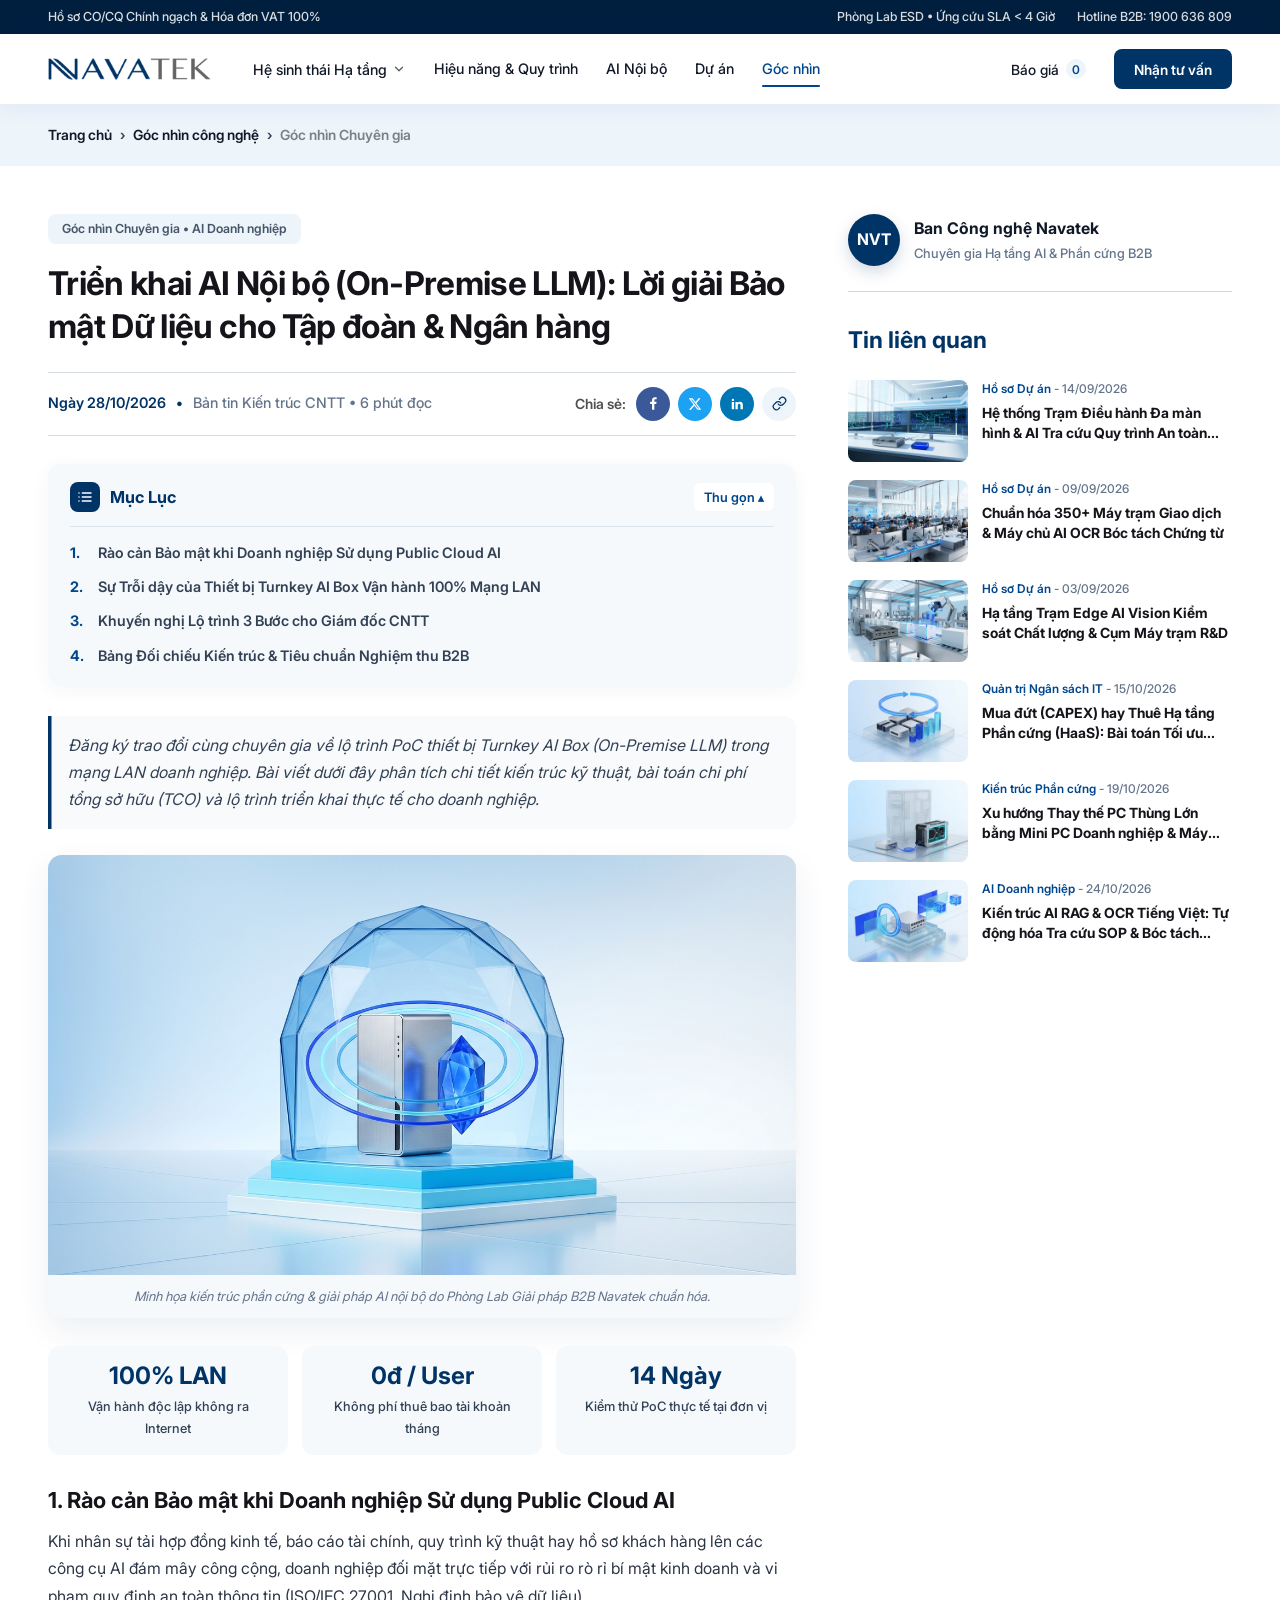
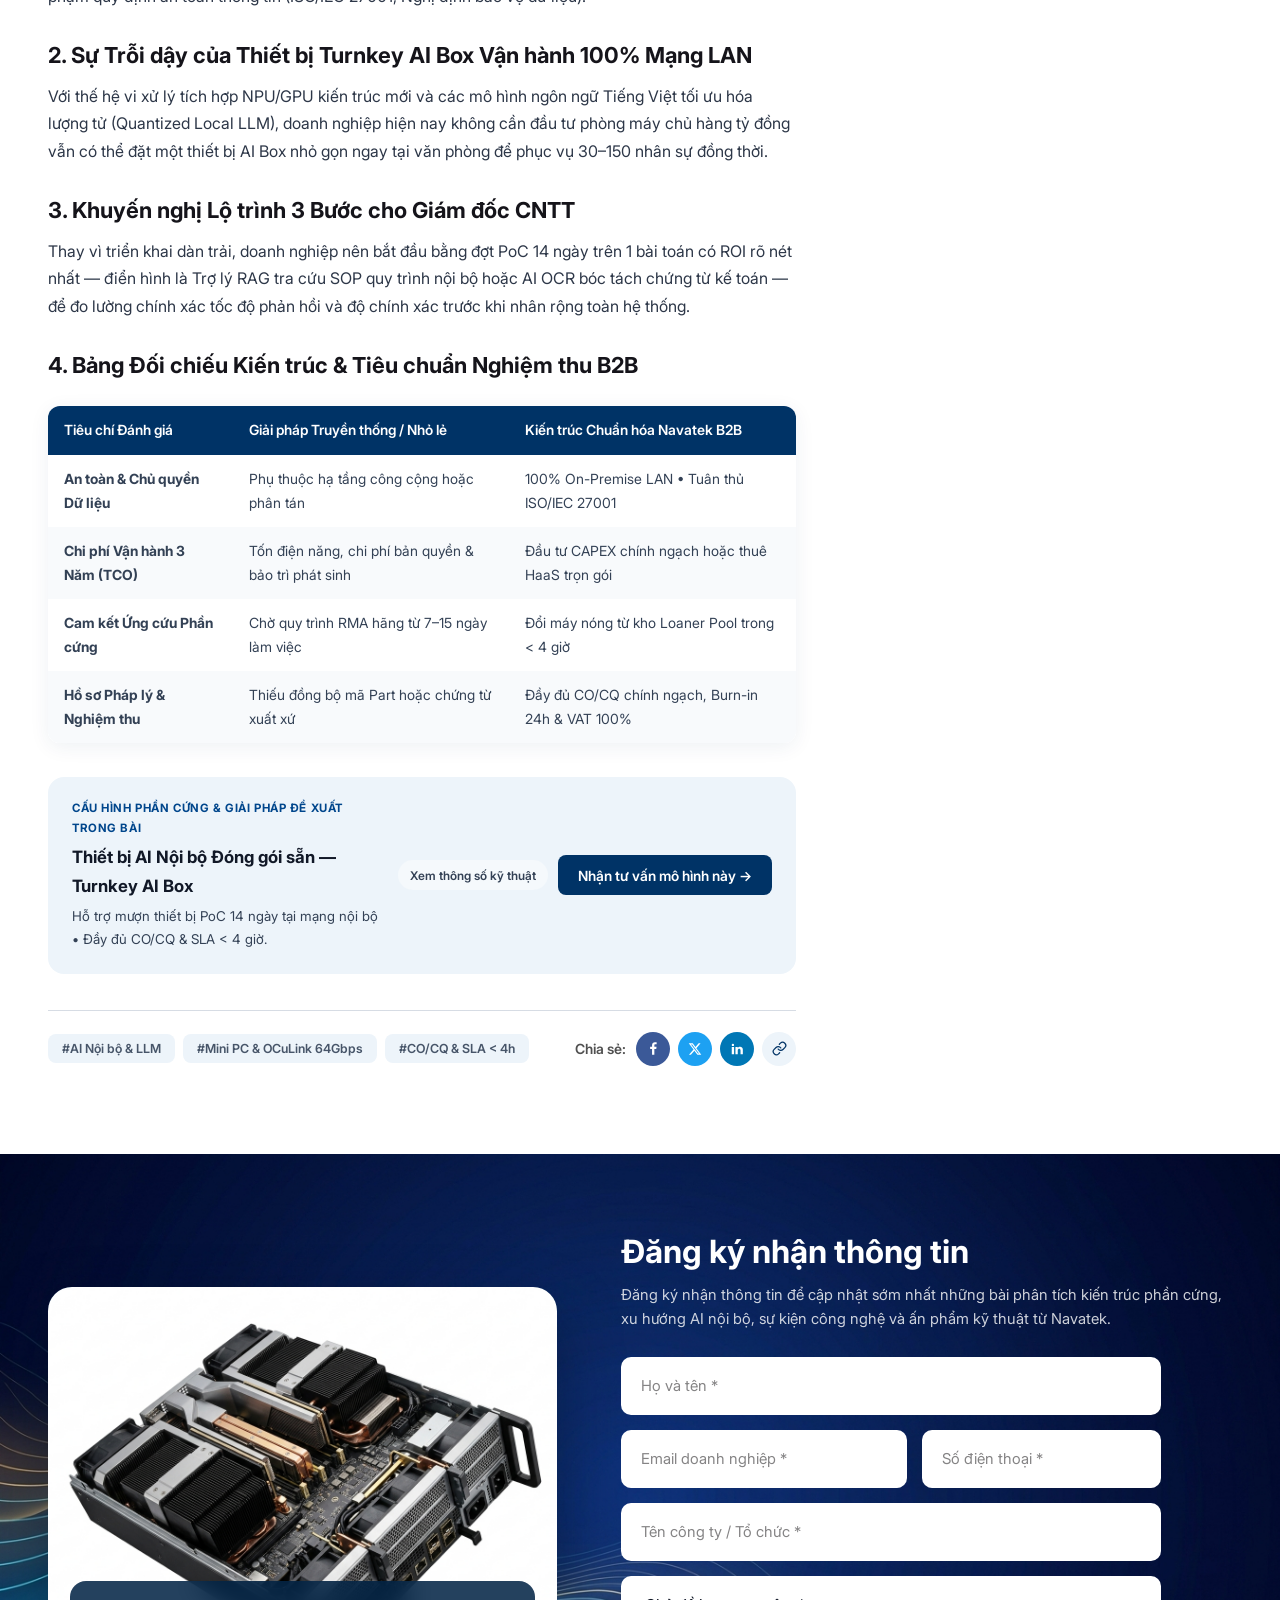
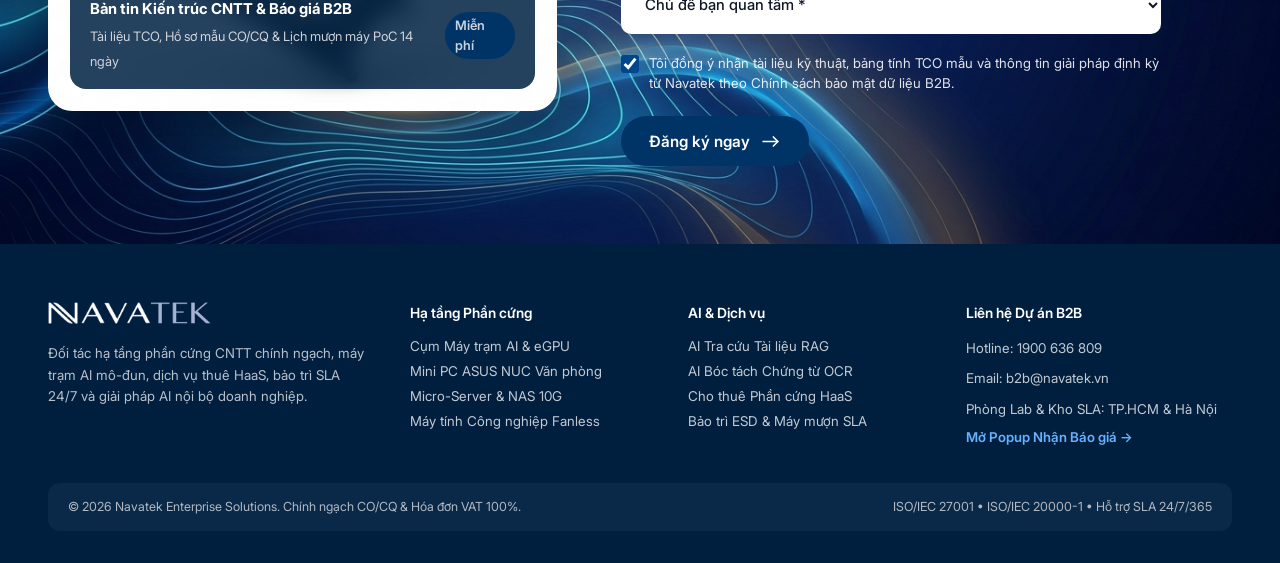
<file: blog-detail.html>
<!DOCTYPE html>
<html lang="vi">
<head>
  <meta charset="UTF-8" />
  <meta name="viewport" content="width=device-width, initial-scale=1.0" />
  <title id="detailPageDocTitle">Triển khai AI Nội bộ (On-Premise LLM): Lời giải Bảo mật Dữ liệu cho Tập đoàn &amp; Ngân hàng — Navatek</title>
  <meta
    name="description"
    content="Phân tích chuyên sâu kiến trúc AI nội bộ (On-Premise LLM, RAG, OCR), máy trạm mô-đun OCuLink 64Gbps, PC công nghiệp Fanless và bài toán ngân sách CAPEX vs HaaS cho CIO."
  />
  <meta http-equiv="Cache-Control" content="no-cache, no-store, must-revalidate" />
  <link rel="preload" as="font" href="fonts/Inter-Bold.woff2" type="font/woff2" crossorigin="anonymous" />
  <link rel="preload" as="font" href="fonts/Inter-SemiBold.woff2" type="font/woff2" crossorigin="anonymous" />
  <link rel="preload" as="font" href="fonts/Inter-Medium.woff2" type="font/woff2" crossorigin="anonymous" />
  <link rel="preload" as="font" href="fonts/Inter-Regular.woff2" type="font/woff2" crossorigin="anonymous" />
  <link rel="preload" as="font" href="fonts/HelveticaNeue-Medium.woff2" type="font/woff2" crossorigin="anonymous" />
  <link rel="stylesheet" href="css/style.css?v=20261103-mega1" />
</head>
<body>
  <!-- Backdrop for Desktop Mega-Menu -->
  <div id="navBackdrop" class="nav-backdrop" aria-hidden="true"></div>

  <!-- Top Deep-Navy Enterprise Utility Bar -->
  <div class="top-utility-strip">
    <div class="top-utility-inner">
      <span>Hồ sơ CO/CQ Chính ngạch &amp; Hóa đơn VAT 100%</span>
      <div class="top-utility-links">
        <span>Phòng Lab ESD • Ứng cứu SLA &lt; 4 Giờ</span>
        <a href="tel:1900636809">Hotline B2B: 1900 636 809</a>
      </div>
    </div>
  </div>

  <!-- =====================================================================
       HEADER: Crisp Enterprise Navigation (Synchronized with index.html & blog.html)
       ===================================================================== -->
  <header class="site-header">
    <div class="header-inner">
      <div class="header-left">
        <a href="index.html" class="brand-logo" aria-label="Navatek Trang chủ">
          <img src="logos/navatek-logo.png" alt="Navatek" class="brand-logo-img" />
        </a>

        <nav class="main-nav" aria-label="Điều hướng chính">
          <ul class="nav-list">
            <li>
              <button
                type="button"
                class="nav-link"
                data-dropdown="megaInfra"
                aria-expanded="false"
              >
                <span>Hệ sinh thái Hạ tầng</span>
                <svg class="nav-chevron" viewBox="0 0 20 20" fill="none" aria-hidden="true">
                  <path d="M5 7.5L10 12.5L15 7.5" stroke="currentColor" stroke-width="1.8" stroke-linecap="round" stroke-linejoin="round" />
                </svg>
              </button>
            </li>
            <li><a href="index.html#quy-trinh-hop-tac" class="nav-link"><span>Hiệu năng &amp; Quy trình</span></a></li>
            <li><a href="index.html#giai-phap-ai" class="nav-link"><span>AI Nội bộ</span></a></li>
            <li><a href="index.html#du-an-tieu-bieu" class="nav-link"><span>Dự án</span></a></li>
            <li><a href="blog.html" class="nav-link is-current"><span>Góc nhìn</span></a></li>
          </ul>
        </nav>
      </div>

      <div class="header-right">
        <button type="button" id="headerCartBtn" class="header-cart-btn" data-open-rfq="header-cart">
          <span>Báo giá</span>
          <span id="headerCartCount" class="cart-count-pill">0</span>
        </button>

        <button type="button" class="header-btn-quote" data-open-rfq="header-cta">
          Nhận tư vấn
        </button>

        <button type="button" id="mobileMenuOpen" class="mobile-toggle" aria-label="Mở menu">
          <svg width="20" height="20" viewBox="0 0 24 24" fill="none" aria-hidden="true">
            <path d="M4 7H20M4 12H20M4 17H20" stroke="currentColor" stroke-width="2" stroke-linecap="round" />
          </svg>
        </button>
      </div>
    </div>

    <!-- Structured B2B 3-Column Mega-Menu -->
    <div id="megaInfra" class="mega-dropdown" role="region" aria-label="Hệ sinh thái Hạ tầng CNTT">
      <div class="mega-products-grid">
        <div class="mega-col">
          <div class="mega-col-head">
            <span class="mega-col-num">01</span>
            <span class="mega-col-title">Máy trạm AI &amp; Thiết bị Văn phòng</span>
          </div>
          <div class="mega-items">
            <button type="button" class="mega-item-btn" data-open-hw="modular-ai-workstation">
              <span class="menu-icon">
                <svg width="18" height="18" viewBox="0 0 24 24" fill="none">
                  <rect x="3" y="4" width="18" height="12" rx="2" stroke="currentColor" stroke-width="1.9" />
                  <path d="M7 20h10M12 16v4" stroke="currentColor" stroke-width="1.9" stroke-linecap="round" />
                </svg>
              </span>
              <span class="mega-item-copy">
                <span class="mega-item-title">Cụm Máy trạm AI &amp; eGPU 64Gbps</span>
                <span class="mega-item-desc">Mini PC + OCuLink + GPU RTX 24–48GB</span>
              </span>
              <span class="mega-item-arrow" aria-hidden="true">
                <svg width="14" height="14" viewBox="0 0 24 24" fill="none">
                  <path d="M9 6l6 6-6 6" stroke="currentColor" stroke-width="2" stroke-linecap="round" stroke-linejoin="round" />
                </svg>
              </span>
            </button>

            <button type="button" class="mega-item-btn" data-open-hw="office-nuc-fleet">
              <span class="menu-icon">
                <svg width="18" height="18" viewBox="0 0 24 24" fill="none">
                  <rect x="2" y="3" width="20" height="14" rx="2" stroke="currentColor" stroke-width="1.9" />
                  <path d="M8 21h8M12 17v4" stroke="currentColor" stroke-width="1.9" stroke-linecap="round" />
                </svg>
              </span>
              <span class="mega-item-copy">
                <span class="mega-item-title">Mini PC ASUS NUC Chính ngạch</span>
                <span class="mega-item-desc">CO/CQ 100% • Bảo hành 36 Tháng</span>
              </span>
              <span class="mega-item-arrow" aria-hidden="true">
                <svg width="14" height="14" viewBox="0 0 24 24" fill="none">
                  <path d="M9 6l6 6-6 6" stroke="currentColor" stroke-width="2" stroke-linecap="round" stroke-linejoin="round" />
                </svg>
              </span>
            </button>

            <button type="button" class="mega-item-btn" data-open-hw="turnkey-ai-box">
              <span class="menu-icon">
                <svg width="18" height="18" viewBox="0 0 24 24" fill="none">
                  <rect x="4" y="4" width="16" height="16" rx="3" stroke="currentColor" stroke-width="1.9" />
                  <circle cx="12" cy="12" r="3" stroke="currentColor" stroke-width="1.9" />
                </svg>
              </span>
              <span class="mega-item-copy">
                <span class="mega-item-title">Turnkey AI Box Phòng ban</span>
                <span class="mega-item-desc">Local LLM Tiếng Việt • 100% Mạng LAN</span>
              </span>
              <span class="mega-item-arrow" aria-hidden="true">
                <svg width="14" height="14" viewBox="0 0 24 24" fill="none">
                  <path d="M9 6l6 6-6 6" stroke="currentColor" stroke-width="2" stroke-linecap="round" stroke-linejoin="round" />
                </svg>
              </span>
            </button>
          </div>
        </div>

        <div class="mega-col">
          <div class="mega-col-head">
            <span class="mega-col-num">02</span>
            <span class="mega-col-title">Máy chủ Chi nhánh &amp; Công nghiệp</span>
          </div>
          <div class="mega-items">
            <button type="button" class="mega-item-btn" data-open-hw="microserver-nas-gateway">
              <span class="menu-icon">
                <svg width="18" height="18" viewBox="0 0 24 24" fill="none">
                  <rect x="3" y="4" width="18" height="6" rx="1.5" stroke="currentColor" stroke-width="1.9" />
                  <rect x="3" y="14" width="18" height="6" rx="1.5" stroke="currentColor" stroke-width="1.9" />
                </svg>
              </span>
              <span class="mega-item-copy">
                <span class="mega-item-title">Micro-Server &amp; NAS All-Flash 10G</span>
                <span class="mega-item-desc">Proxmox VE • Tường lửa OPNsense</span>
              </span>
              <span class="mega-item-arrow" aria-hidden="true">
                <svg width="14" height="14" viewBox="0 0 24 24" fill="none">
                  <path d="M9 6l6 6-6 6" stroke="currentColor" stroke-width="2" stroke-linecap="round" stroke-linejoin="round" />
                </svg>
              </span>
            </button>

            <button type="button" class="mega-item-btn" data-open-hw="fanless-industrial-kiosk">
              <span class="menu-icon">
                <svg width="18" height="18" viewBox="0 0 24 24" fill="none">
                  <rect x="4" y="5" width="16" height="14" rx="2" stroke="currentColor" stroke-width="1.9" />
                  <path d="M8 5v14M12 5v14M16 5v14" stroke="currentColor" stroke-width="1.6" />
                </svg>
              </span>
              <span class="mega-item-copy">
                <span class="mega-item-title">Máy tính Công nghiệp Fanless</span>
                <span class="mega-item-desc">Không quạt • RS232/485 • 4× Màn 4K</span>
              </span>
              <span class="mega-item-arrow" aria-hidden="true">
                <svg width="14" height="14" viewBox="0 0 24 24" fill="none">
                  <path d="M9 6l6 6-6 6" stroke="currentColor" stroke-width="2" stroke-linecap="round" stroke-linejoin="round" />
                </svg>
              </span>
            </button>

            <button type="button" class="mega-item-btn" data-open-hw="oculink-egpu-dock">
              <span class="menu-icon">
                <svg width="18" height="18" viewBox="0 0 24 24" fill="none">
                  <path d="M7 7h10v10H7z" stroke="currentColor" stroke-width="1.9" />
                  <path d="M4 12h3M17 12h3" stroke="currentColor" stroke-width="1.9" stroke-linecap="round" />
                </svg>
              </span>
              <span class="mega-item-copy">
                <span class="mega-item-title">Trạm Mở rộng eGPU OCuLink</span>
                <span class="mega-item-desc">Khung nhôm CNC • PCIe 4.0 x4 thực</span>
              </span>
              <span class="mega-item-arrow" aria-hidden="true">
                <svg width="14" height="14" viewBox="0 0 24 24" fill="none">
                  <path d="M9 6l6 6-6 6" stroke="currentColor" stroke-width="2" stroke-linecap="round" stroke-linejoin="round" />
                </svg>
              </span>
            </button>
          </div>
        </div>

        <div class="mega-col">
          <div class="mega-col-head">
            <span class="mega-col-num">03</span>
            <span class="mega-col-title">Nâng cấp, Thuê HaaS &amp; SLA</span>
          </div>
          <div class="mega-items">
            <button type="button" class="mega-item-btn" data-open-hw="wholesale-components-thermal">
              <span class="menu-icon">
                <svg width="18" height="18" viewBox="0 0 24 24" fill="none">
                  <rect x="6" y="6" width="12" height="12" rx="2" stroke="currentColor" stroke-width="1.9" />
                  <path d="M9 3v3M15 3v3M9 18v3M15 18v3" stroke="currentColor" stroke-width="1.9" stroke-linecap="round" />
                </svg>
              </span>
              <span class="mega-item-copy">
                <span class="mega-item-title">RAM DDR5, NVMe &amp; PTM7950</span>
                <span class="mega-item-desc">Đồng nhất mã Part • Hạ 10°C nhiệt tải</span>
              </span>
              <span class="mega-item-arrow" aria-hidden="true">
                <svg width="14" height="14" viewBox="0 0 24 24" fill="none">
                  <path d="M9 6l6 6-6 6" stroke="currentColor" stroke-width="2" stroke-linecap="round" stroke-linejoin="round" />
                </svg>
              </span>
            </button>

            <button type="button" class="mega-item-btn" data-open-hw="haas-hardware-rental">
              <span class="menu-icon">
                <svg width="18" height="18" viewBox="0 0 24 24" fill="none">
                  <path d="M12 2v20M17 5H9.5a3.5 3.5 0 0 0 0 7h5a3.5 3.5 0 0 1 0 7H6" stroke="currentColor" stroke-width="1.9" stroke-linecap="round" />
                </svg>
              </span>
              <span class="mega-item-copy">
                <span class="mega-item-title">Cho thuê Phần cứng (HaaS)</span>
                <span class="mega-item-desc">100% OPEX • Hợp đồng Quý / Năm</span>
              </span>
              <span class="mega-item-arrow" aria-hidden="true">
                <svg width="14" height="14" viewBox="0 0 24 24" fill="none">
                  <path d="M9 6l6 6-6 6" stroke="currentColor" stroke-width="2" stroke-linecap="round" stroke-linejoin="round" />
                </svg>
              </span>
            </button>

            <button type="button" class="mega-item-btn" data-open-hw="sla-maintenance-loaner">
              <span class="menu-icon">
                <svg width="18" height="18" viewBox="0 0 24 24" fill="none">
                  <path d="M12 22s8-4 8-10V5l-8-3-8 3v7c0 6 8 10 8 10z" stroke="currentColor" stroke-width="1.9" stroke-linejoin="round" />
                </svg>
              </span>
              <span class="mega-item-copy">
                <span class="mega-item-title">Bảo trì ESD &amp; Máy mượn SLA &lt; 4h</span>
                <span class="mega-item-desc">Kho dự phòng Loaner Pool 24/7</span>
              </span>
              <span class="mega-item-arrow" aria-hidden="true">
                <svg width="14" height="14" viewBox="0 0 24 24" fill="none">
                  <path d="M9 6l6 6-6 6" stroke="currentColor" stroke-width="2" stroke-linecap="round" stroke-linejoin="round" />
                </svg>
              </span>
            </button>
          </div>
        </div>
      </div>

      <div class="mega-dropdown-foot">
        <div class="mega-foot-info">
          <span class="mega-foot-badge">CO/CQ Chính ngạch 100%</span>
          <span>Hỗ trợ mượn thiết bị PoC 07 ngày tận nơi • Bảo hành SLA &lt; 4h toàn quốc</span>
        </div>
        <div class="mega-foot-actions">
          <a href="index.html#giai-phap-ha-tang" class="mega-foot-link">Xem toàn bộ hệ sinh thái →</a>
          <button
            type="button"
            class="mega-foot-cta"
            data-open-rfq="mega-poc"
            data-rfq-chip="Đăng ký Mượn máy PoC"
          >
            Đăng ký mượn PoC
          </button>
        </div>
      </div>
    </div>
    <div class="scroll-progress-track" aria-hidden="true">
      <div id="scrollProgressBar" class="scroll-progress-bar"></div>
    </div>
  </header>

  <!-- Mobile Navigation Drawer -->
  <div id="mobileDrawer" class="mobile-drawer" aria-hidden="true">
    <div class="mobile-drawer-backdrop" data-close-drawer></div>
    <div class="mobile-drawer-panel">
      <div class="mobile-drawer-head">
        <img src="logos/navatek-logo.png" alt="Navatek" class="brand-logo-img brand-logo-drawer" />
        <button type="button" id="mobileMenuClose" class="mobile-close-btn" aria-label="Đóng menu">✕</button>
      </div>
      <div class="mobile-nav-links">
        <a href="index.html#giai-phap-ha-tang" data-close-drawer>Hệ sinh thái Hạ tầng</a>
        <a href="index.html#quy-trinh-hop-tac" data-close-drawer>Hiệu năng &amp; Quy trình</a>
        <a href="index.html#giai-phap-ai" data-close-drawer>AI Nội bộ</a>
        <a href="index.html#du-an-tieu-bieu" data-close-drawer>Dự án Thực tế</a>
        <a href="blog.html" data-close-drawer>Góc nhìn Công nghệ</a>
        <button type="button" class="header-btn-quote" data-open-rfq="mobile-drawer" data-close-drawer>
          Nhận tư vấn &amp; Báo giá
        </button>
      </div>
    </div>
  </div>

  <main id="top">
    <!-- ===================================================================
         1. FPT IS STYLE BREADCRUMB BAND (.bg-blue.page__breadcrumb)
         =================================================================== -->
    <section class="fis-detail-breadcrumb" aria-label="Điều hướng phân cấp">
      <div class="container">
        <nav class="fis-breadcrumb">
          <a href="index.html">Trang chủ</a>
          <span class="sep">›</span>
          <a href="blog.html">Góc nhìn công nghệ</a>
          <span class="sep">›</span>
          <span id="detailBreadcrumbCurrent" class="current">AI Nội bộ &amp; LLM</span>
        </nav>
      </div>
    </section>

    <!-- ===================================================================
         2. FPT IS STYLE 2-COLUMN ARTICLE DETAIL (.detail__page: 8/4 Split)
         =================================================================== -->
    <section class="fis-detail-page">
      <div class="container">
        <div class="fis-detail-grid">
          <!-- LEFT COLUMN: Main Article Content (.detail__page-content) -->
          <article class="fis-detail-main">
            <!-- Category Tag Pill (.page__content-tags) -->
            <div id="detailTopTags" class="fis-detail-tags">
              <a href="blog.html" id="detailCategoryTag" class="fis-detail-tag-pill">Góc nhìn Chuyên gia • AI Doanh nghiệp</a>
            </div>

            <!-- H1 Title (.page-title) -->
            <h1 id="detailArticleTitle" class="fis-detail-title">
              Triển khai AI Nội bộ (On-Premise LLM): Lời giải Bảo mật Dữ liệu cho Tập đoàn &amp; Ngân hàng
            </h1>

            <!-- Author / Date & Social Share Bar (.post__author-info) -->
            <div class="fis-detail-meta-bar">
              <p class="fis-detail-date">
                <span id="detailArticleDate">Ngày 28/10/2026</span>
                <span>•</span>
                <span id="detailArticleMeta" class="read-time">Bản tin Kiến trúc CNTT • 6 phút đọc</span>
              </p>

              <div class="fis-detail-social">
                <span>Chia sẻ:</span>
                <div class="fis-share-list">
                  <a
                    href="https://www.facebook.com/sharer/sharer.php?u=https://navatek.vn/blog-detail.html"
                    target="_blank"
                    rel="noopener noreferrer"
                    class="fis-share-btn is-fb"
                    aria-label="Chia sẻ lên Facebook"
                  >
                    <svg width="15" height="15" viewBox="0 0 24 24" fill="currentColor" aria-hidden="true">
                      <path d="M15.12 5.32H17V2.14A26.11 26.11 0 0 0 14.26 2c-2.72 0-4.58 1.66-4.58 4.7v2.62H6.61v3.56h3.07V22h3.68v-9.12h3.06l.46-3.56h-3.52V6.65c0-1.05.29-1.73 1.76-1.33Z"/>
                    </svg>
                  </a>
                  <a
                    href="https://twitter.com/intent/tweet?url=https://navatek.vn/blog-detail.html"
                    target="_blank"
                    rel="noopener noreferrer"
                    class="fis-share-btn is-tw"
                    aria-label="Chia sẻ lên X / Twitter"
                  >
                    <svg width="14" height="14" viewBox="0 0 24 24" fill="currentColor" aria-hidden="true">
                      <path d="M18.244 2.25h3.308l-7.227 8.26 8.502 11.24H16.17l-5.214-6.817L4.99 21.75H1.68l7.73-8.835L1.254 2.25H8.08l4.713 6.231zm-1.161 17.52h1.833L7.084 4.126H5.117z"/>
                    </svg>
                  </a>
                  <a
                    href="https://www.linkedin.com/sharing/share-offsite/?url=https://navatek.vn/blog-detail.html"
                    target="_blank"
                    rel="noopener noreferrer"
                    class="fis-share-btn is-in"
                    aria-label="Chia sẻ lên LinkedIn"
                  >
                    <svg width="14" height="14" viewBox="0 0 24 24" fill="currentColor" aria-hidden="true">
                      <path d="M6.94 5a2 2 0 1 1-4-.002 2 2 0 0 1 4 .002zM7 8.48H3V21h4V8.48zm6.32 0H9.34V21h3.94v-6.57c0-3.66 4.77-4 4.77 0V21H22v-7.93c0-6.17-7.06-5.94-8.72-2.91l.04-1.68z"/>
                    </svg>
                  </a>
                  <button
                    type="button"
                    class="fis-share-btn is-copy"
                    data-copy-blog-link
                    title="Sao chép liên kết bài viết"
                    aria-label="Sao chép liên kết bài viết"
                  >
                    <svg width="15" height="15" viewBox="0 0 24 24" fill="none" aria-hidden="true">
                      <path d="M10 13a5 5 0 0 0 7.54.54l3-3a5 5 0 0 0-7.07-7.07l-1.72 1.71" stroke="currentColor" stroke-width="2" stroke-linecap="round" stroke-linejoin="round"/>
                      <path d="M14 11a5 5 0 0 0-7.54-.54l-3 3a5 5 0 0 0 7.07 7.07l1.71-1.71" stroke="currentColor" stroke-width="2" stroke-linecap="round" stroke-linejoin="round"/>
                    </svg>
                  </button>
                </div>
              </div>
            </div>

            <!-- Collapsible Table of Contents Box (#ftwp-container-outer) -->
            <nav id="fisTocBox" class="fis-toc-box" aria-label="Mục lục bài viết">
              <div id="fisTocToggleHeader" class="fis-toc-header" role="button" tabindex="0" aria-expanded="true">
                <span class="fis-toc-title-wrap">
                  <span class="fis-toc-icon" aria-hidden="true">
                    <svg width="16" height="16" viewBox="0 0 24 24" fill="none">
                      <path d="M8 6h13M8 12h13M8 18h13M3 6h.01M3 12h.01M3 18h.01" stroke="currentColor" stroke-width="2.2" stroke-linecap="round" stroke-linejoin="round"/>
                    </svg>
                  </span>
                  <span>Mục Lục</span>
                </span>
                <span id="fisTocToggleLabel" class="fis-toc-toggle">Thu gọn ▴</span>
              </div>
              <ol id="detailTocList" class="fis-toc-list">
                <li class="fis-toc-item">
                  <a href="#sec-1">
                    <span class="toc-num">1.</span>
                    <span>Rào cản Bảo mật khi Doanh nghiệp Sử dụng Public Cloud AI</span>
                  </a>
                </li>
                <li class="fis-toc-item">
                  <a href="#sec-2">
                    <span class="toc-num">2.</span>
                    <span>Sự Trỗi dậy của Thiết bị Turnkey AI Box Vận hành 100% Mạng LAN</span>
                  </a>
                </li>
                <li class="fis-toc-item">
                  <a href="#sec-3">
                    <span class="toc-num">3.</span>
                    <span>Khuyến nghị Lộ trình 3 Bước cho Giám đốc CNTT</span>
                  </a>
                </li>
                <li class="fis-toc-item">
                  <a href="#sec-4">
                    <span class="toc-num">4.</span>
                    <span>Bảng Đối chiếu Kiến trúc &amp; Tiêu chuẩn Nghiệm thu B2B</span>
                  </a>
                </li>
              </ol>
            </nav>

            <!-- Editorial Article Body (.desc.ws-sgct) -->
            <div class="fis-article-body">
              <blockquote id="detailLeadQuote" class="fis-article-lead">
                Phân tích kiến trúc triển khai mô hình ngôn ngữ lớn (Local LLM) và trợ lý tra cứu tài liệu RAG / OCR vận hành độc lập 100% trong mạng nội bộ (Air-Gapped LAN), giúp các Tập đoàn, Ngân hàng và Nhà máy bảo vệ tuyệt đối bí mật dữ liệu đồng thời loại bỏ chi phí thuê bao theo đầu người dùng.
              </blockquote>

              <figure class="fis-article-cover">
                <img
                  id="detailCoverImg"
                  src="images/blog-v7-onprem-ai.jpg"
                  alt="Triển khai AI Nội bộ On-Premise LLM"
                />
                <figcaption id="detailCoverCaption" class="fis-article-caption">
                  Minh họa kiến trúc phần cứng &amp; giải pháp AI nội bộ do Phòng Lab Giải pháp B2B Navatek chuẩn hóa.
                </figcaption>
              </figure>

              <!-- 3-Metric Benchmark Strip -->
              <div id="detailKpiGrid" class="fis-article-kpis">
                <div class="fis-article-kpi-card">
                  <div class="fis-article-kpi-num">100% LAN</div>
                  <div class="fis-article-kpi-lbl">Vận hành độc lập không ra Internet</div>
                </div>
                <div class="fis-article-kpi-card">
                  <div class="fis-article-kpi-num">0đ / User</div>
                  <div class="fis-article-kpi-lbl">Không phí thuê bao tài khoản tháng</div>
                </div>
                <div class="fis-article-kpi-card">
                  <div class="fis-article-kpi-num">14 Ngày</div>
                  <div class="fis-article-kpi-lbl">Kiểm thử PoC thực tế tại đơn vị</div>
                </div>
              </div>

              <!-- Dynamic Sections Container -->
              <div id="detailSectionsContainer">
                <section id="sec-1" class="fis-article-sec">
                  <h2>1. Rào cản Bảo mật khi Doanh nghiệp Sử dụng Public Cloud AI</h2>
                  <p>
                    Khi nhân sự tải hợp đồng kinh tế, báo cáo tài chính, quy trình kỹ thuật hay hồ sơ khách hàng lên các công cụ AI đám mây công cộng, doanh nghiệp đối mặt trực tiếp với rủi ro rò rỉ bí mật kinh doanh và vi phạm quy định an toàn thông tin (ISO/IEC 27001, Nghị định bảo vệ dữ liệu).
                  </p>
                  <p>
                    Đối với khối Tài chính – Ngân hàng, Năng lượng và Sản xuất công nghiệp, dữ liệu nghiệp vụ bắt buộc phải được lưu trữ và xử lý bên trong tường lửa nội bộ với cơ chế phân quyền truy cập (RBAC / Active Directory) chặt chẽ theo từng cấp phòng ban.
                  </p>
                </section>

                <section id="sec-2" class="fis-article-sec">
                  <h2>2. Sự Trỗi dậy của Thiết bị Turnkey AI Box Vận hành 100% Mạng LAN</h2>
                  <p>
                    Với thế hệ vi xử lý tích hợp NPU/GPU kiến trúc mới và các mô hình ngôn ngữ Tiếng Việt tối ưu hóa lượng tử (Quantized Local LLM), doanh nghiệp hiện nay không cần đầu tư phòng máy chủ hàng tỷ đồng vẫn có thể đặt một thiết bị AI Box nhỏ gọn ngay tại văn phòng để phục vụ 30–150 nhân sự đồng thời.
                  </p>
                  <ul>
                    <li><strong>Bảo mật Air-Gapped LAN 100%:</strong> Toàn bộ quá trình nhúng вектор (Embedding), truy xuất văn bản (RAG) và suy luận (Inference) diễn ra ngay trên phần cứng tại chỗ, không gửi bất kỳ gói tin nào ra ngoài Internet.</li>
                    <li><strong>Trích dẫn chính xác trang văn bản gốc:</strong> Mọi câu trả lời đều kèm theo liên kết tới đúng điều khoản, số trang PDF/Word của quy trình SOP nội bộ để nhân sự đối chiếu tức thì.</li>
                    <li><strong>Không giới hạn số lượng tài khoản (0đ/User/Tháng):</strong> Giải phóng hoàn toàn áp lực chi phí license thuê bao hàng tháng khi mở rộng quy mô người dùng.</li>
                  </ul>
                </section>

                <section id="sec-3" class="fis-article-sec">
                  <h2>3. Khuyến nghị Lộ trình 3 Bước cho Giám đốc CNTT</h2>
                  <p>
                    Thay vì triển khai dàn trải, doanh nghiệp nên bắt đầu bằng đợt PoC 14 ngày trên 1 bài toán có ROI rõ nét nhất — điển hình là Trợ lý RAG tra cứu SOP quy trình nội bộ hoặc AI OCR bóc tách chứng từ kế toán — để đo lường chính xác tốc độ phản hồi và độ chính xác trước khi nhân rộng toàn hệ thống.
                  </p>
                </section>

                <section id="sec-4" class="fis-article-sec">
                  <h2>4. Bảng Đối chiếu Kiến trúc &amp; Tiêu chuẩn Nghiệm thu B2B</h2>
                  <div class="fis-article-table-wrap">
                    <table class="fis-article-table">
                      <thead>
                        <tr>
                          <th>Tiêu chí Đánh giá</th>
                          <th>Giải pháp Truyền thống / Cloud</th>
                          <th>Kiến trúc Chuẩn hóa Navatek B2B</th>
                        </tr>
                      </thead>
                      <tbody>
                        <tr>
                          <td><strong>An toàn &amp; Chủ quyền Dữ liệu</strong></td>
                          <td>Phụ thuộc hạ tầng bên thứ 3 ngoài Internet</td>
                          <td>100% On-Premise LAN • Tuân thủ ISO/IEC 27001</td>
                        </tr>
                        <tr>
                          <td><strong>Chi phí Vận hành 3 Năm (TCO)</strong></td>
                          <td>Phí thuê bao tăng tuyến tính theo số lượng nhân sự</td>
                          <td>Đầu tư CAPEX 1 lần hoặc thuê HaaS cố định trọn gói</td>
                        </tr>
                        <tr>
                          <td><strong>Cam kết Ứng cứu Phần cứng</strong></td>
                          <td>Chờ quy trình RMA hãng từ 7–15 ngày làm việc</td>
                          <td>Đổi máy nóng từ kho Loaner Pool trong &lt; 4 giờ</td>
                        </tr>
                        <tr>
                          <td><strong>Hồ sơ Pháp lý &amp; Nghiệm thu</strong></td>
                          <td>Hóa đơn dịch vụ quốc tế phức tạp khi hạch toán</td>
                          <td>Đầy đủ CO/CQ chính ngạch, Burn-in 24h &amp; VAT 100%</td>
                        </tr>
                      </tbody>
                    </table>
                  </div>
                </section>
              </div>

              <!-- Related Hardware Callout Card inside Article -->
              <div id="detailRelatedHwCard" class="fis-detail-hw-card">
                <div class="fis-detail-hw-info">
                  <span class="fis-detail-hw-eyebrow">Cấu hình Phần cứng &amp; Giải pháp Đề xuất trong Bài</span>
                  <h3 id="detailRelatedHwTitle" class="fis-detail-hw-title">Thiết bị Turnkey AI Box Nội bộ (Cài sẵn RAG &amp; OCR)</h3>
                  <p id="detailRelatedHwSub" class="fis-detail-hw-sub">
                    Hỗ trợ mượn thiết bị PoC 14 ngày tại mạng nội bộ • Đầy đủ CO/CQ &amp; SLA &lt; 4 giờ.
                  </p>
                </div>
                <div class="fis-detail-hw-actions">
                  <button
                    type="button"
                    id="detailInspectHwBtn"
                    class="btn-tile-detail"
                    data-open-hw="turnkey-ai-box"
                  >
                    Xem thông số kỹ thuật
                  </button>
                  <button
                    type="button"
                    id="detailConsultArticleBtn"
                    class="header-btn-quote"
                  >
                    Nhận tư vấn mô hình này →
                  </button>
                </div>
              </div>
            </div>

            <!-- Bottom Tags + Social Share Row (.detail__page-bottom) -->
            <div class="fis-detail-bottom">
              <div id="detailBottomTags" class="fis-detail-tags">
                <a href="blog.html" class="fis-detail-tag-pill">#AI Nội bộ &amp; LLM</a>
                <a href="blog.html" class="fis-detail-tag-pill">#Mini PC &amp; OCuLink 64Gbps</a>
                <a href="blog.html" class="fis-detail-tag-pill">#CO/CQ &amp; SLA &lt; 4h</a>
              </div>

              <div class="fis-detail-social">
                <span>Chia sẻ:</span>
                <div class="fis-share-list">
                  <a
                    href="https://www.facebook.com/sharer/sharer.php?u=https://navatek.vn/blog-detail.html"
                    target="_blank"
                    rel="noopener noreferrer"
                    class="fis-share-btn is-fb"
                    aria-label="Chia sẻ lên Facebook"
                  >
                    <svg width="15" height="15" viewBox="0 0 24 24" fill="currentColor" aria-hidden="true">
                      <path d="M15.12 5.32H17V2.14A26.11 26.11 0 0 0 14.26 2c-2.72 0-4.58 1.66-4.58 4.7v2.62H6.61v3.56h3.07V22h3.68v-9.12h3.06l.46-3.56h-3.52V6.65c0-1.05.29-1.73 1.76-1.33Z"/>
                    </svg>
                  </a>
                  <a
                    href="https://twitter.com/intent/tweet?url=https://navatek.vn/blog-detail.html"
                    target="_blank"
                    rel="noopener noreferrer"
                    class="fis-share-btn is-tw"
                    aria-label="Chia sẻ lên X / Twitter"
                  >
                    <svg width="14" height="14" viewBox="0 0 24 24" fill="currentColor" aria-hidden="true">
                      <path d="M18.244 2.25h3.308l-7.227 8.26 8.502 11.24H16.17l-5.214-6.817L4.99 21.75H1.68l7.73-8.835L1.254 2.25H8.08l4.713 6.231zm-1.161 17.52h1.833L7.084 4.126H5.117z"/>
                    </svg>
                  </a>
                  <a
                    href="https://www.linkedin.com/sharing/share-offsite/?url=https://navatek.vn/blog-detail.html"
                    target="_blank"
                    rel="noopener noreferrer"
                    class="fis-share-btn is-in"
                    aria-label="Chia sẻ lên LinkedIn"
                  >
                    <svg width="14" height="14" viewBox="0 0 24 24" fill="currentColor" aria-hidden="true">
                      <path d="M6.94 5a2 2 0 1 1-4-.002 2 2 0 0 1 4 .002zM7 8.48H3V21h4V8.48zm6.32 0H9.34V21h3.94v-6.57c0-3.66 4.77-4 4.77 0V21H22v-7.93c0-6.17-7.06-5.94-8.72-2.91l.04-1.68z"/>
                    </svg>
                  </a>
                  <button
                    type="button"
                    class="fis-share-btn is-copy"
                    data-copy-blog-link
                    title="Sao chép liên kết bài viết"
                    aria-label="Sao chép liên kết bài viết"
                  >
                    <svg width="15" height="15" viewBox="0 0 24 24" fill="none" aria-hidden="true">
                      <path d="M10 13a5 5 0 0 0 7.54.54l3-3a5 5 0 0 0-7.07-7.07l-1.72 1.71" stroke="currentColor" stroke-width="2" stroke-linecap="round" stroke-linejoin="round"/>
                      <path d="M14 11a5 5 0 0 0-7.54-.54l-3 3a5 5 0 0 0 7.07 7.07l1.71-1.71" stroke="currentColor" stroke-width="2" stroke-linecap="round" stroke-linejoin="round"/>
                    </svg>
                  </button>
                </div>
              </div>
            </div>
          </article>

          <!-- RIGHT COLUMN: Author Box + Related Posts Sidebar (.detail__page-right) -->
          <aside class="fis-detail-sidebar" aria-label="Tác giả và Tin liên quan">
            <div class="fis-author-box">
              <div class="fis-author-avatar" aria-hidden="true">NVT</div>
              <div class="fis-author-meta">
                <p class="name">Ban Công nghệ Navatek</p>
                <p class="pos">Chuyên gia Hạ tầng AI &amp; Phần cứng B2B</p>
              </div>
            </div>

            <div class="fis-related-box">
              <h2 class="fis-related-heading">Tin liên quan</h2>
              <div id="detailRelatedList" class="fis-related-list">
                <a href="blog-detail.html?id=article-rag-ocr-erp" class="fis-related-item" data-detail-link="article-rag-ocr-erp">
                  <div class="fis-related-thumb">
                    <img src="images/blog-v9-rag-ocr.jpg" alt="Kiến trúc AI RAG & OCR Tiếng Việt" loading="lazy" />
                  </div>
                  <div class="fis-related-content">
                    <p class="fis-related-cate">AI Nội bộ &amp; LLM <span class="date">- 24/10/2026</span></p>
                    <h3 class="fis-related-title">Kiến trúc AI RAG &amp; OCR Tiếng Việt: Tự động hóa tra cứu SOP &amp; bóc tách chứng từ</h3>
                  </div>
                </a>

                <a href="blog-detail.html?id=article-modular-pc" class="fis-related-item" data-detail-link="article-modular-pc">
                  <div class="fis-related-thumb">
                    <img src="images/blog-v7-modular-pc.jpg" alt="Mini PC và Máy trạm Mô-đun 64Gbps" loading="lazy" />
                  </div>
                  <div class="fis-related-content">
                    <p class="fis-related-cate">Mini PC &amp; OCuLink <span class="date">- 19/10/2026</span></p>
                    <h3 class="fis-related-title">Xu hướng thay thế PC thùng lớn bằng Mini PC &amp; Máy trạm Mô-đun 64Gbps</h3>
                  </div>
                </a>

                <a href="blog-detail.html?id=article-capex-haas" class="fis-related-item" data-detail-link="article-capex-haas">
                  <div class="fis-related-thumb">
                    <img src="images/blog-v7-capex-haas.jpg" alt="Mua đứt CAPEX hay Thuê HaaS" loading="lazy" />
                  </div>
                  <div class="fis-related-content">
                    <p class="fis-related-cate">Thuê HaaS &amp; SLA <span class="date">- 15/10/2026</span></p>
                    <h3 class="fis-related-title">Mua đứt (CAPEX) hay Thuê hạ tầng phần cứng (HaaS): Bài toán dòng tiền cho CIO</h3>
                  </div>
                </a>

                <a href="blog-detail.html?id=article-edge-vision-factory" class="fis-related-item" data-detail-link="article-edge-vision-factory">
                  <div class="fis-related-thumb">
                    <img src="images/blog-v9-edge-vision.jpg" alt="Edge AI Vision 18ms tại Nhà xưởng" loading="lazy" />
                  </div>
                  <div class="fis-related-content">
                    <p class="fis-related-cate">AI Nội bộ &amp; LLM <span class="date">- 11/10/2026</span></p>
                    <h3 class="fis-related-title">Edge AI Vision 18ms tại nhà xưởng: Giám sát dây chuyền không cần Internet</h3>
                  </div>
                </a>

                <a href="blog-detail.html?id=article-fanless-industrial" class="fis-related-item" data-detail-link="article-fanless-industrial">
                  <div class="fis-related-thumb">
                    <img src="images/blog-v9-fanless-ipc.jpg" alt="PC Công nghiệp Fanless 24/7" loading="lazy" />
                  </div>
                  <div class="fis-related-content">
                    <p class="fis-related-cate">Mini PC &amp; OCuLink <span class="date">- 06/10/2026</span></p>
                    <h3 class="fis-related-title">Thiết kế PC Công nghiệp Fanless 24/7: Chống bụi mịn &amp; sốc nhiệt cho trạm điều độ</h3>
                  </div>
                </a>

                <a href="blog-detail.html?id=article-cocq-sla-loaner" class="fis-related-item" data-detail-link="article-cocq-sla-loaner">
                  <div class="fis-related-thumb">
                    <img src="images/blog-v9-cocq-sla.jpg" alt="Hồ sơ CO/CQ và Máy mượn SLA < 4h" loading="lazy" />
                  </div>
                  <div class="fis-related-content">
                    <p class="fis-related-cate">Thuê HaaS &amp; SLA <span class="date">- 29/09/2026</span></p>
                    <h3 class="fis-related-title">Quản trị rủi ro mua sắm CNTT B2B: Hồ sơ CO/CQ chính ngạch &amp; máy mượn SLA &lt; 4h</h3>
                  </div>
                </a>
              </div>
            </div>
          </aside>
        </div>
      </div>
    </section>

    <!-- ===================================================================
         3. FPT IS STYLE INLINE NEWSLETTER & CONSULTATION SECTION (.form__contact)
         =================================================================== -->
    <section id="dang-ky-nhan-tin" class="fis-contact-section" aria-label="Đăng ký nhận bản tin công nghệ">
      <div class="container">
        <div class="fis-contact-grid">
          <div class="fis-contact-visual">
            <img src="images/hw-v9-cluster-3d.jpg" alt="Trung tâm Kiến trúc Hạ tầng & AI Nội bộ Navatek" loading="lazy" />
            <div class="fis-contact-visual-badge">
              <div>
                <strong>Bản tin Kiến trúc CNTT &amp; Báo giá B2B</strong>
                <span>Tài liệu TCO, Hồ sơ mẫu CO/CQ &amp; Lịch mượn máy PoC 14 ngày</span>
              </div>
              <span class="tile-status-pill">Miễn phí</span>
            </div>
          </div>

          <div>
            <h2 class="fis-contact-title">Đăng ký nhận thông tin</h2>
            <p class="fis-contact-sub">
              Đăng ký nhận thông tin để cập nhật sớm nhất những bài phân tích kiến trúc phần cứng, xu hướng AI nội bộ, sự kiện công nghệ và ấn phẩm kỹ thuật từ Navatek.
            </p>

            <form id="blogInlineForm" class="fis-inline-form">
              <div>
                <input
                  type="text"
                  id="blogSubName"
                  class="fis-form-control"
                  placeholder="Họ và tên *"
                  required
                />
              </div>

              <div class="fis-form-row-2">
                <input
                  type="email"
                  id="blogSubEmail"
                  class="fis-form-control"
                  placeholder="Email doanh nghiệp *"
                  required
                />
                <input
                  type="tel"
                  id="blogSubPhone"
                  class="fis-form-control"
                  placeholder="Số điện thoại *"
                  required
                />
              </div>

              <div>
                <input
                  type="text"
                  id="blogSubCompany"
                  class="fis-form-control"
                  placeholder="Tên công ty / Tổ chức *"
                  required
                />
              </div>

              <div>
                <select id="blogSubTopic" class="fis-form-control" required>
                  <option value="" disabled selected>Chủ đề bạn quan tâm *</option>
                  <option value="AI Nội bộ (On-Premise LLM / RAG / OCR)">AI Nội bộ (On-Premise LLM / RAG / OCR)</option>
                  <option value="Mini PC Doanh nghiệp & Máy trạm eGPU 64Gbps">Mini PC Doanh nghiệp &amp; Máy trạm eGPU 64Gbps</option>
                  <option value="Micro-Server 10GbE & PC Công nghiệp Fanless">Micro-Server 10GbE &amp; PC Công nghiệp Fanless</option>
                  <option value="Thuê Phần cứng HaaS & Bảo trì SLA < 4 Giờ">Thuê Phần cứng HaaS &amp; Bảo trì SLA &lt; 4 Giờ</option>
                </select>
              </div>

              <label class="fis-form-checkbox">
                <input type="checkbox" checked required />
                <span>
                  Tôi đồng ý nhận tài liệu kỹ thuật, bảng tính TCO mẫu và thông tin giải pháp định kỳ từ Navatek theo Chính sách bảo mật dữ liệu B2B.
                </span>
              </label>

              <div style="margin-top: 8px;">
                <button type="submit" class="fis-btn-exchange">
                  <span>Đăng ký ngay</span>
                  <svg viewBox="0 0 21 21" fill="none" aria-hidden="true">
                    <path d="M13.3476 5.9502L17.8976 10.5002L13.3476 15.0502" stroke="currentColor" stroke-width="1.6" stroke-miterlimit="10" stroke-linecap="round" stroke-linejoin="round"/>
                    <path d="M3.10156 10.5H17.7516" stroke="currentColor" stroke-width="1.6" stroke-miterlimit="10" stroke-linecap="round" stroke-linejoin="round"/>
                  </svg>
                </button>
              </div>
            </form>

            <div id="blogInlineSuccess" class="fis-inline-success">
              <h3 style="font-size: 20px; font-weight: 700; margin-bottom: 8px;">✓ Đăng ký nhận bản tin thành công!</h3>
              <p id="blogInlineSuccessMsg" style="font-size: 14.5px; line-height: 1.6; opacity: 0.92;">
                Cảm ơn Quý doanh nghiệp. Bộ Cẩm nang Kiến trúc AI Nội bộ &amp; Bảng tính TCO mẫu đã được hệ thống gửi tới email của bạn.
              </p>
            </div>
          </div>
        </div>
      </div>
    </section>
  </main>

  <!-- =====================================================================
       FOOTER: Deep Royal-Navy (Synchronized with index.html & blog.html)
       ===================================================================== -->
  <footer class="fpt-navy-footer">
    <div class="container">
      <div class="footer-grid">
        <div>
          <a href="index.html" class="brand-logo" aria-label="Navatek Trang chủ">
            <img src="logos/navatek-logo-light.png" alt="Navatek" class="brand-logo-img brand-logo-footer" />
          </a>
          <p class="footer-brand-desc">
            Đối tác hạ tầng phần cứng CNTT chính ngạch, máy trạm AI mô-đun, dịch vụ thuê HaaS, bảo trì SLA 24/7 và giải pháp AI nội bộ doanh nghiệp.
          </p>
        </div>

        <div>
          <h3 class="footer-col-title">Hạ tầng Phần cứng</h3>
          <div class="footer-links">
            <button type="button" data-open-hw="modular-ai-workstation">Cụm Máy trạm AI &amp; eGPU</button>
            <button type="button" data-open-hw="office-nuc-fleet">Mini PC ASUS NUC Văn phòng</button>
            <button type="button" data-open-hw="microserver-nas-gateway">Micro-Server &amp; NAS 10G</button>
            <button type="button" data-open-hw="fanless-industrial-kiosk">Máy tính Công nghiệp Fanless</button>
          </div>
        </div>

        <div>
          <h3 class="footer-col-title">AI &amp; Dịch vụ</h3>
          <div class="footer-links">
            <button type="button" data-open-hw="ai-rag-appliance">AI Tra cứu Tài liệu RAG</button>
            <button type="button" data-open-hw="ai-ocr-appliance">AI Bóc tách Chứng từ OCR</button>
            <button type="button" data-open-hw="haas-hardware-rental">Cho thuê Phần cứng HaaS</button>
            <button type="button" data-open-hw="sla-maintenance-loaner">Bảo trì ESD &amp; Máy mượn SLA</button>
          </div>
        </div>

        <div>
          <h3 class="footer-col-title">Liên hệ Dự án B2B</h3>
          <div class="footer-links">
            <a href="tel:1900636809">Hotline: 1900 636 809</a>
            <a href="mailto:b2b@navatek.vn">Email: b2b@navatek.vn</a>
            <span>Phòng Lab &amp; Kho SLA: TP.HCM &amp; Hà Nội</span>
            <button type="button" class="footer-rfq-trigger" data-open-rfq="footer-link">
              Mở Popup Nhận Báo giá →
            </button>
          </div>
        </div>
      </div>

      <div class="footer-bottom">
        <span>© 2026 Navatek Enterprise Solutions. Chính ngạch CO/CQ &amp; Hóa đơn VAT 100%.</span>
        <span>ISO/IEC 27001 • ISO/IEC 20000-1 • Hỗ trợ SLA 24/7/365</span>
      </div>
    </div>
  </footer>

  <!-- =====================================================================
       POPUP MODAL 1 (#rfqModal): NHẬN BÁO GIÁ & TƯ VẤN HẠ TẦNG CNTT
       ===================================================================== -->
  <div id="rfqModal" class="modal-overlay" role="dialog" aria-modal="true" aria-labelledby="rfqModalTitle">
    <div class="modal-dialog modal-dialog-rfq">
      <div class="rfq-modal-header">
        <button type="button" id="rfqModalClose" class="modal-close-x" aria-label="Đóng cửa sổ báo giá">✕</button>
        <span class="rfq-modal-eyebrow">Phản hồi Báo giá &amp; Kiến trúc trong 30 Phút</span>
        <h2 id="rfqModalTitle" class="rfq-modal-title">Nhận Báo Giá Dự Án &amp; Tư Vấn Hạ Tầng CNTT</h2>
        <p class="rfq-modal-sub">
          Hỗ trợ mượn thiết bị PoC thực tế, chiết khấu dự án, đầy đủ CO/CQ &amp; hóa đơn VAT 100%.
        </p>
      </div>

      <div class="rfq-modal-body">
        <form id="rfqForm" class="rfq-form">
          <div id="quoteCartBox" class="quote-cart-box">
            <div class="quote-cart-head">
              <span>Hạng mục đã chọn (<span id="quoteCartInlineCount">0</span>)</span>
              <button type="button" id="quoteCartClear" class="quote-cart-clear">Xóa danh sách</button>
            </div>
            <div id="quoteCartItems" class="quote-cart-items"></div>
          </div>

          <span class="rfq-field-label">Nhu cầu trọng tâm</span>
          <div class="rfq-chips-row">
            <button type="button" class="chip-btn is-selected" data-chip="Báo giá Thiết bị theo Dự án">Báo giá Thiết bị theo Dự án</button>
            <button type="button" class="chip-btn" data-chip="Đăng ký Mượn máy PoC">Đăng ký Mượn máy PoC</button>
            <button type="button" class="chip-btn" data-chip="Giải pháp AI Nội bộ">Giải pháp AI Nội bộ</button>
            <button type="button" class="chip-btn" data-chip="Thuê Hạ tầng HaaS / Bảo trì SLA">Thuê Hạ tầng HaaS / Bảo trì SLA</button>
          </div>

          <span class="rfq-field-label">Thông tin doanh nghiệp</span>
          <div class="rfq-inputs-grid">
            <input type="text" id="rfqName" class="rfq-input" placeholder="Họ tên &amp; Chức vụ *" required />
            <input type="text" id="rfqCompany" class="rfq-input" placeholder="Tên doanh nghiệp / MST *" required />
            <input type="tel" id="rfqPhone" class="rfq-input" placeholder="Số điện thoại / Zalo *" required />
            <input type="email" id="rfqEmail" class="rfq-input" placeholder="Email công ty" />
          </div>

          <textarea
            id="rfqNote"
            class="rfq-textarea"
            placeholder="Số lượng dự kiến, bài toán cần tư vấn hoặc nhu cầu mượn thiết bị PoC..."
          ></textarea>

          <button type="submit" class="btn-rfq-submit">
            Gửi Yêu cầu Tư vấn &amp; Nhận Báo giá →
          </button>
        </form>

        <div id="rfqSuccess" class="rfq-success-state">
          <div class="rfq-success-icon">✓</div>
          <h3 class="hw-modal-title">Đã tiếp nhận Yêu cầu Báo giá Doanh nghiệp</h3>
          <p id="rfqSuccessMsg" class="hw-modal-desc">
            Yêu cầu đã được chuyển tới Phòng Dự án B2B Navatek. Kỹ sư giải pháp sẽ liên hệ trong 30 phút làm việc.
          </p>
          <div id="rfqSelectedSummary" class="rfq-summary-pills"></div>
          <button type="button" id="rfqResetBtn" class="btn-modal-secondary">
            Đóng cửa sổ
          </button>
        </div>
      </div>
    </div>
  </div>

  <!-- =====================================================================
       POPUP MODAL 2 (#hwModal): CHI TIẾT GIẢI PHÁP & CHỌN QUY MÔ DỰ ÁN
       ===================================================================== -->
  <div id="hwModal" class="modal-overlay" role="dialog" aria-modal="true" aria-labelledby="modalTitle">
    <div class="modal-dialog">
      <button type="button" id="modalCloseBtn" class="modal-close-x" aria-label="Đóng chi tiết">✕</button>
      <div class="hw-modal-grid">
        <div class="hw-modal-media">
          <img id="modalImg" src="images/hw-v6-workstation.jpg" alt="Chi tiết giải pháp Navatek" />
          <div>
            <span class="rfq-field-label">Thông số &amp; Tiêu chuẩn bàn giao</span>
            <div id="modalSpecs" class="hw-modal-specs"></div>
          </div>
        </div>

        <div class="hw-modal-content">
          <span id="modalBadge" class="hw-modal-badge">Giải pháp Hạ tầng B2B</span>
          <h2 id="modalTitle" class="hw-modal-title">Cụm Máy trạm AI &amp; Đồ họa Mô-đun</h2>
          <p id="modalDesc" class="hw-modal-desc"></p>

          <span class="rfq-field-label">Chọn quy mô triển khai</span>
          <div id="modalTierGrid" class="modal-tier-grid"></div>

          <ul id="modalHighlights" class="hw-modal-highlights"></ul>

          <div class="hw-modal-actions">
            <button type="button" id="modalAddCartBtn" class="btn-modal-secondary">
              + Lưu vào danh sách báo giá
            </button>
            <button type="button" id="modalQuoteNowBtn" class="btn-modal-primary">
              Nhận báo giá hạng mục này →
            </button>
          </div>
        </div>
      </div>
    </div>
  </div>

  <!-- Floating Smooth Back-to-Top Button with SVG Scroll Progress Ring -->
  <button type="button" id="scrollTopFab" class="scroll-top-fab" aria-label="Cuộn lên đầu trang">
    <svg class="scroll-top-ring" width="44" height="44" viewBox="0 0 44 44" aria-hidden="true">
      <circle class="ring-bg" cx="22" cy="22" r="19" fill="none" stroke-width="2.2" />
      <circle id="scrollTopRingProg" class="ring-prog" cx="22" cy="22" r="19" fill="none" stroke-width="2.2" />
    </svg>
    <svg class="scroll-top-arrow" width="16" height="16" viewBox="0 0 20 20" fill="none" aria-hidden="true">
      <path d="M10 15V5M10 5L5.5 9.5M10 5L14.5 9.5" stroke="currentColor" stroke-width="2" stroke-linecap="round" stroke-linejoin="round" />
    </svg>
  </button>

  <script src="js/main.js?v=20261103-mega1"></script>
</body>
</html>
</file>
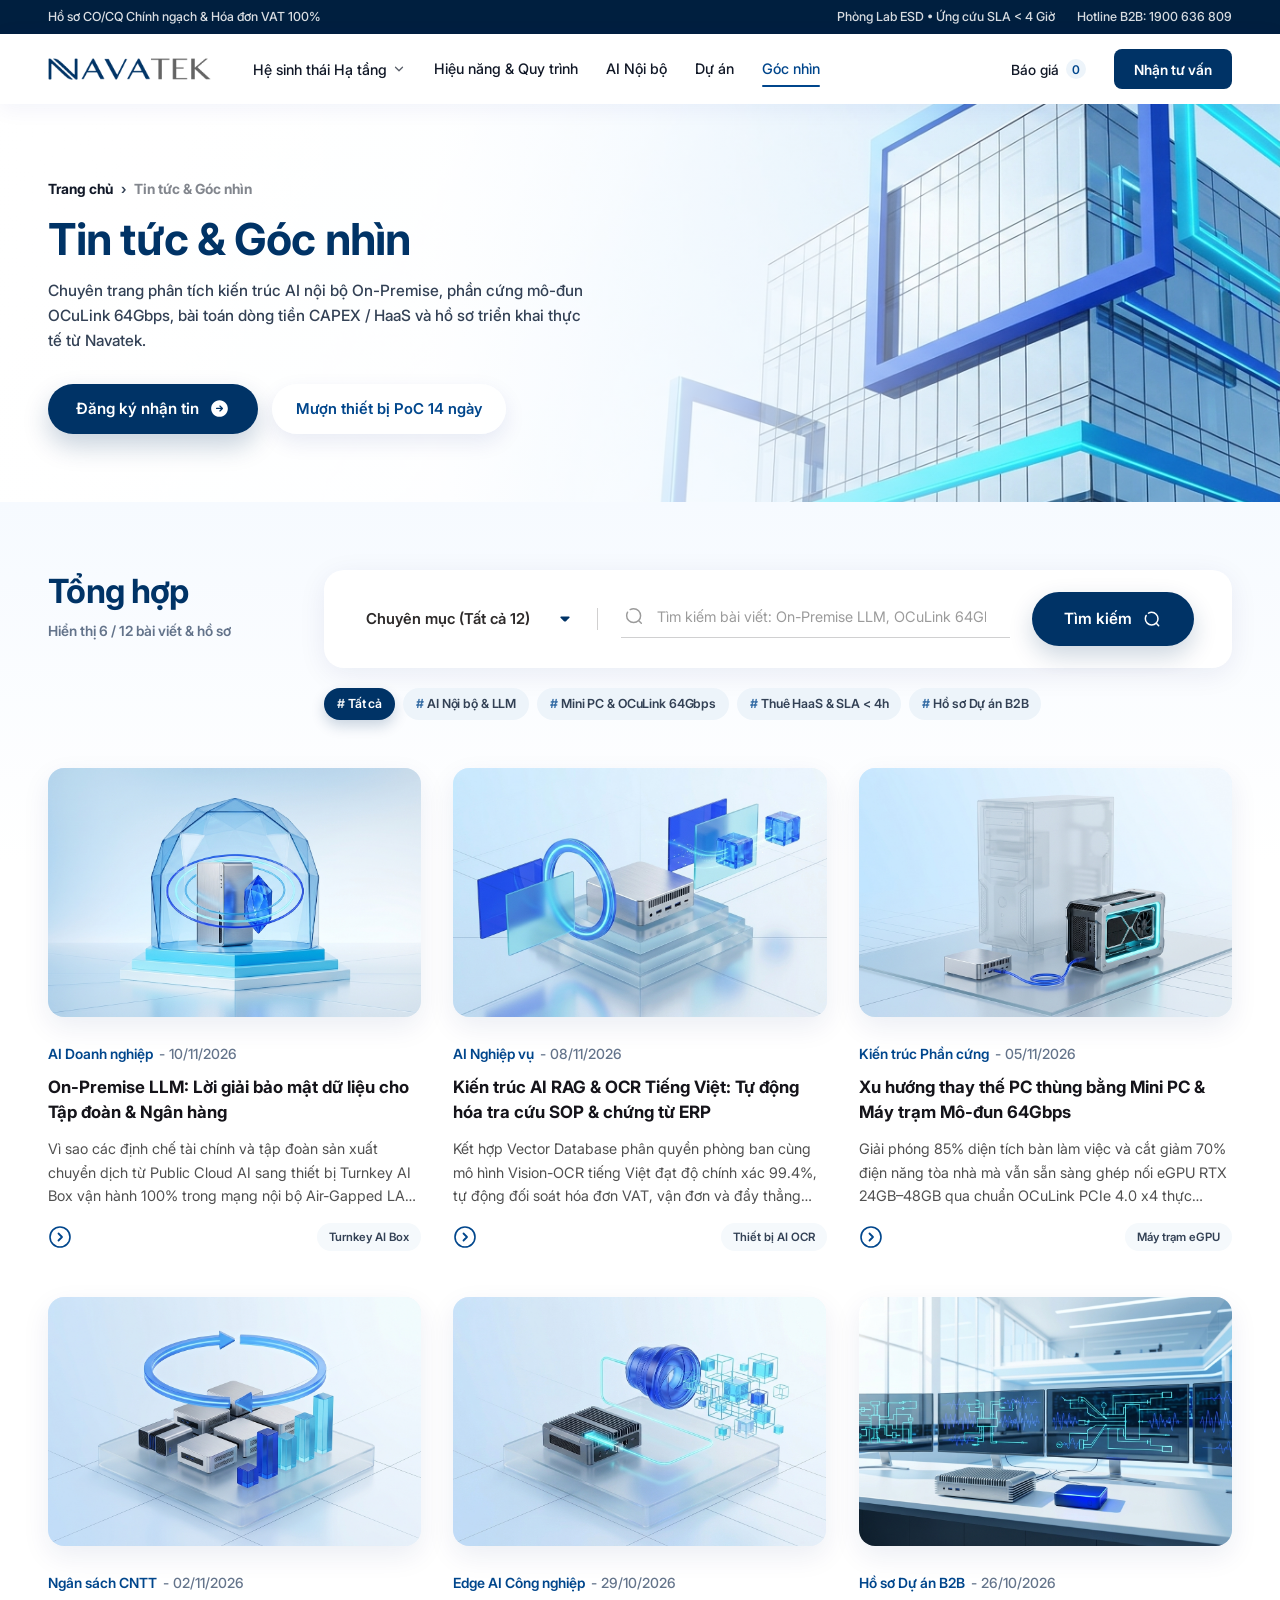
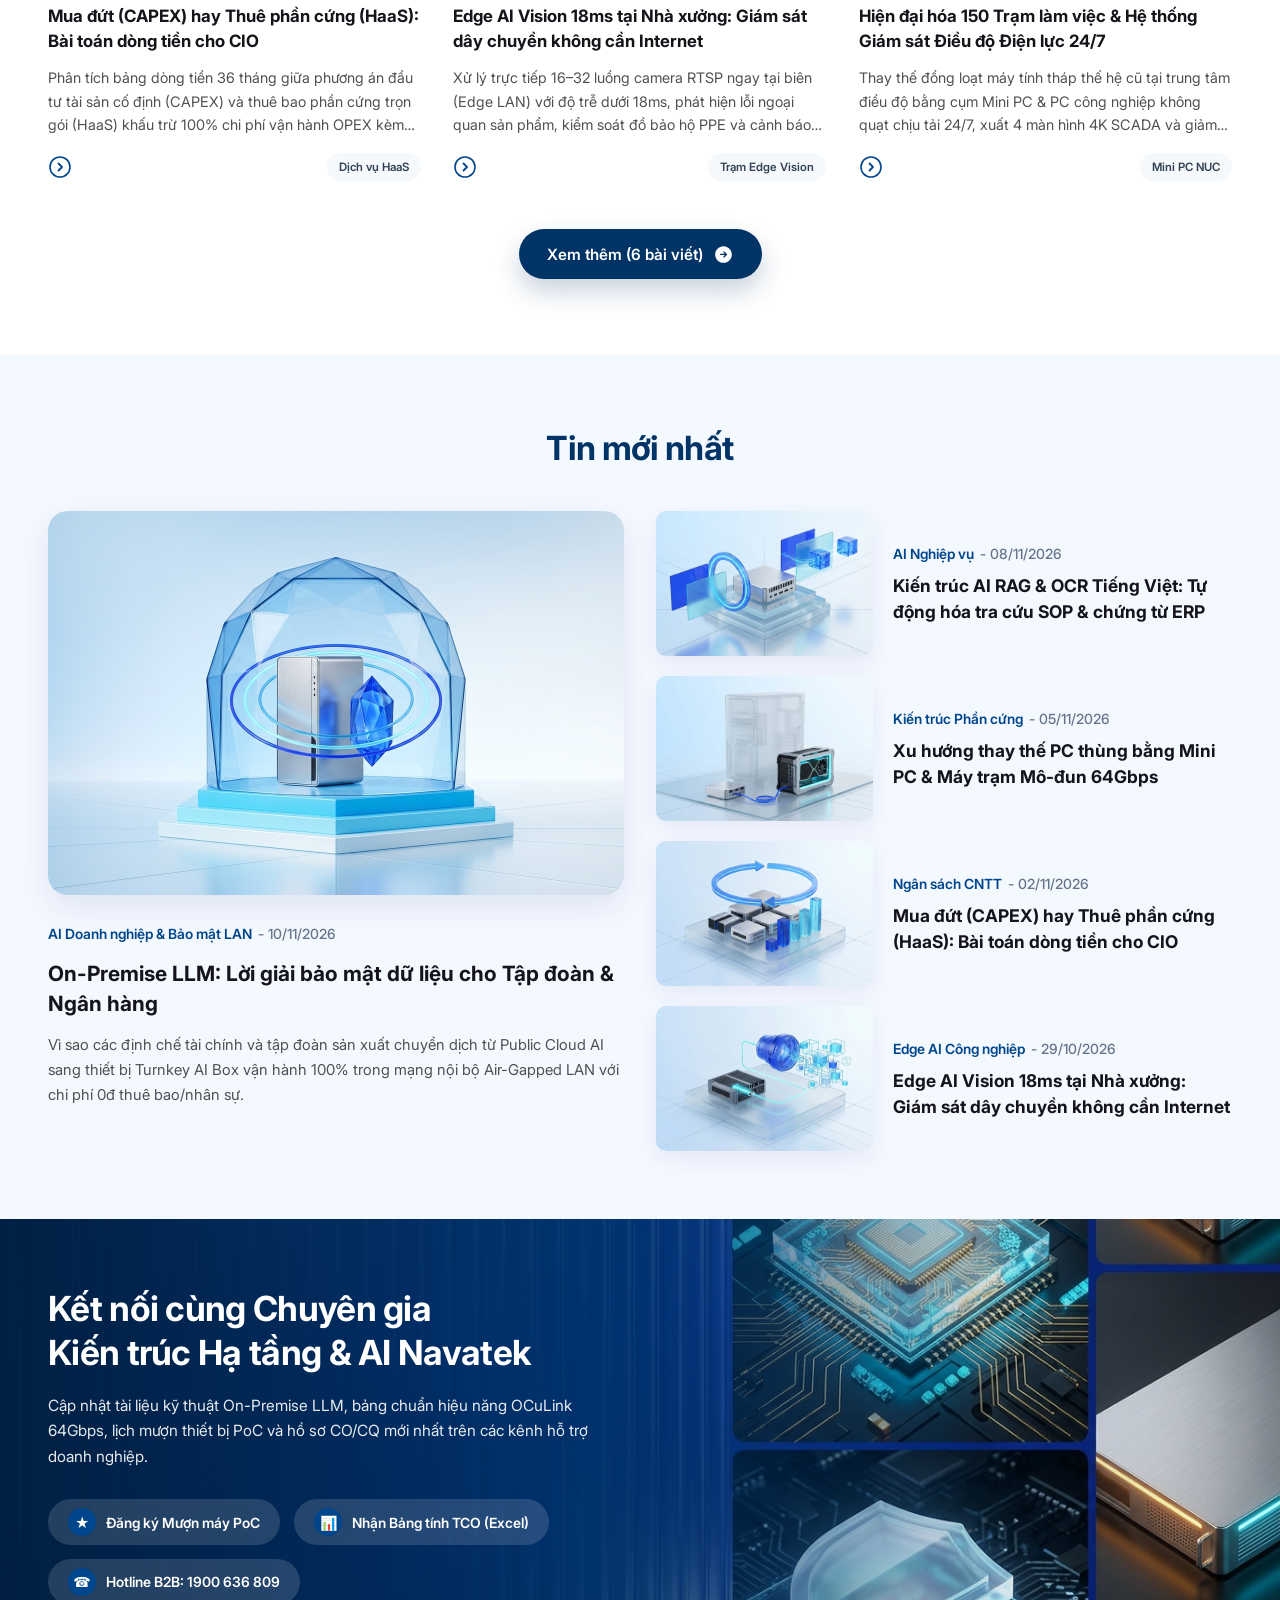
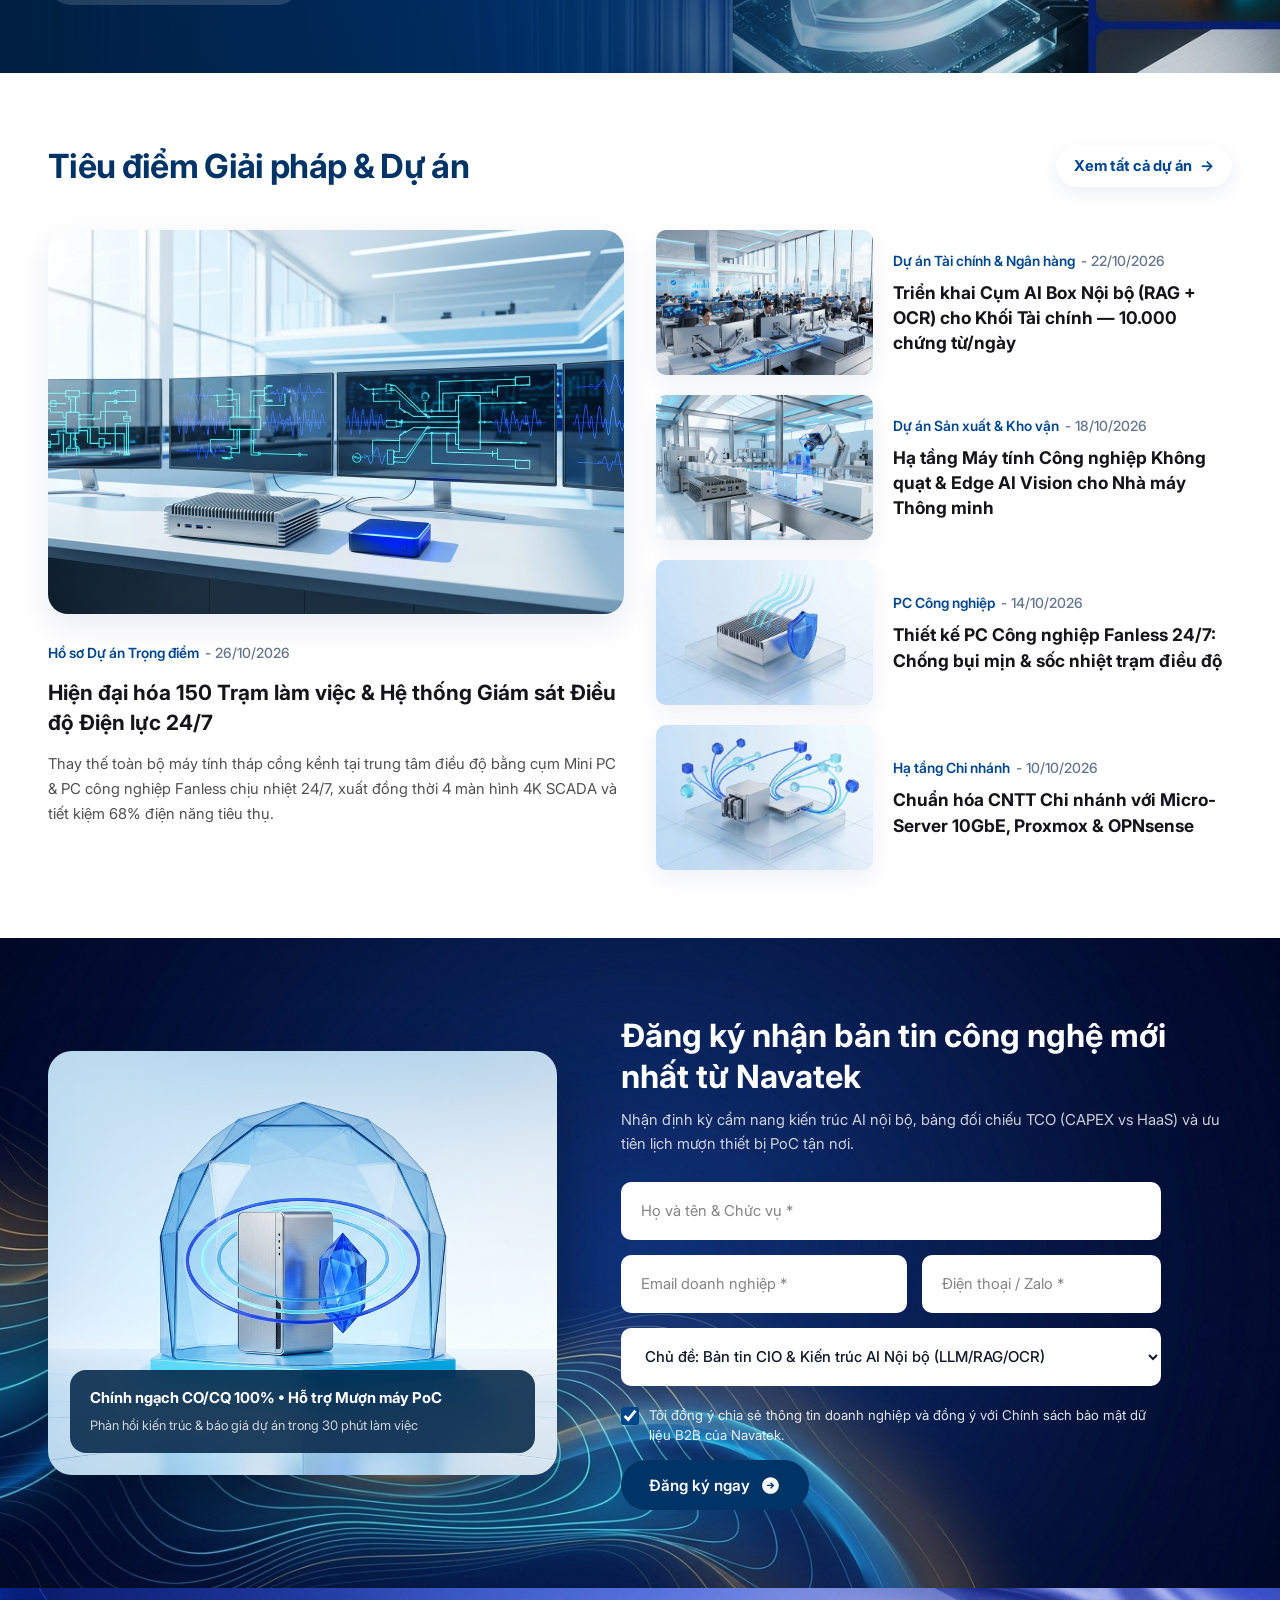
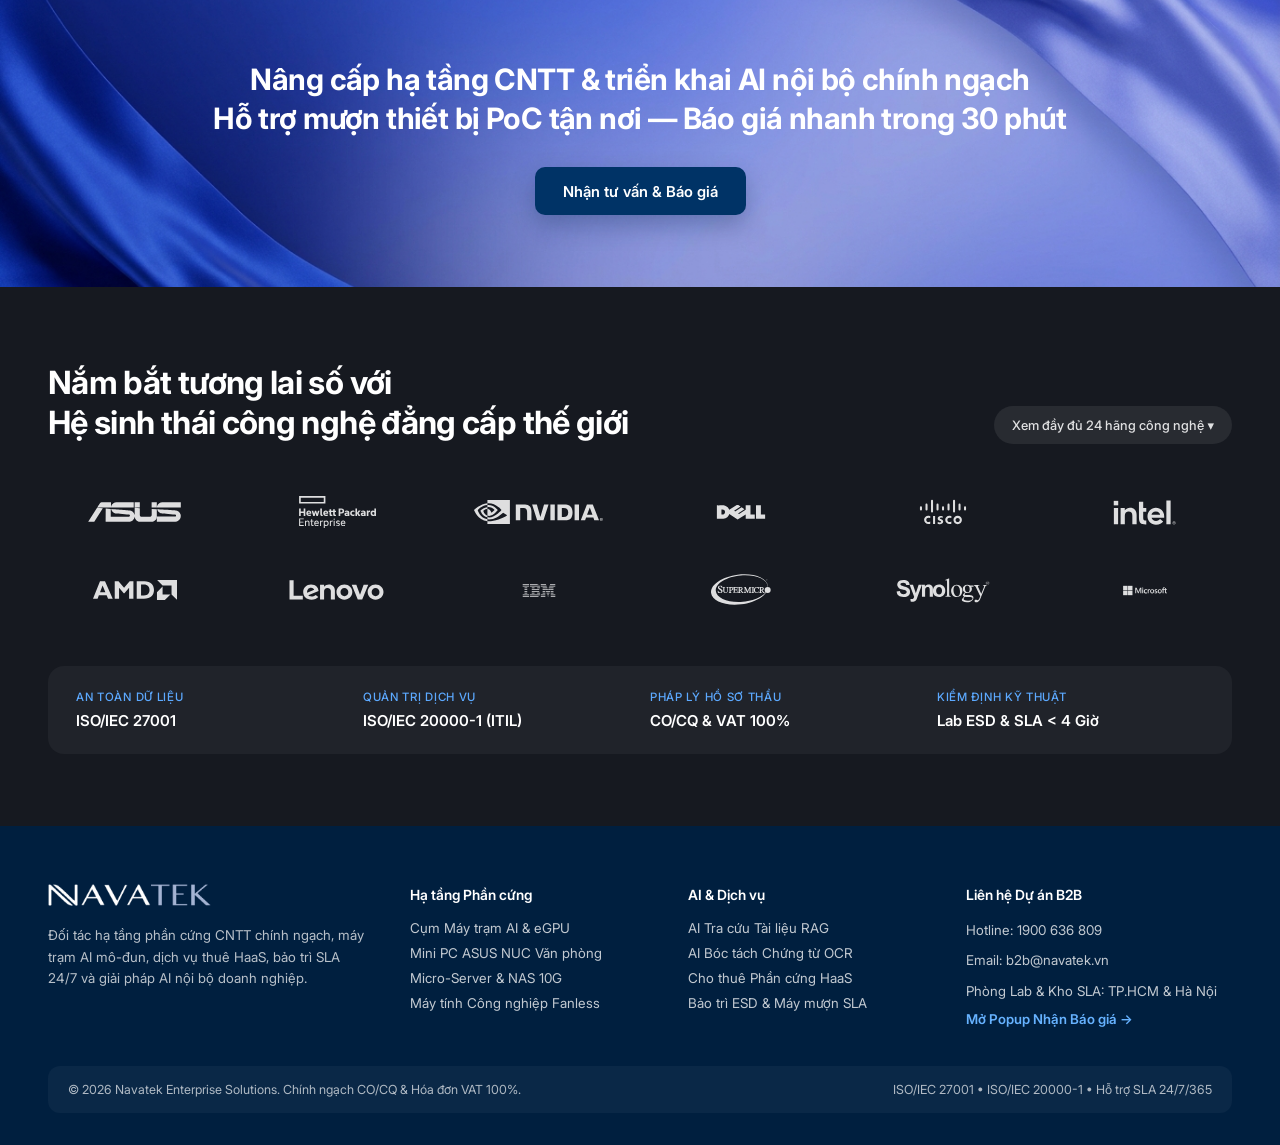
<file: blog.html>
<!DOCTYPE html>
<html lang="vi">
<head>
  <meta charset="UTF-8" />
  <meta name="viewport" content="width=device-width, initial-scale=1.0" />
  <title>Góc nhìn Công nghệ &amp; Cẩm nang CIO — Navatek Enterprise Solutions</title>
  <meta
    name="description"
    content="Chuyên trang phân tích kiến trúc AI nội bộ (On-Premise LLM, RAG, OCR), máy trạm mô-đun OCuLink 64Gbps, PC công nghiệp Fanless và bài toán ngân sách CAPEX vs HaaS cho CIO."
  />
  <meta http-equiv="Cache-Control" content="no-cache, no-store, must-revalidate" />
  <link rel="preload" as="font" href="fonts/Inter-Bold.woff2" type="font/woff2" crossorigin="anonymous" />
  <link rel="preload" as="font" href="fonts/Inter-SemiBold.woff2" type="font/woff2" crossorigin="anonymous" />
  <link rel="preload" as="font" href="fonts/Inter-Medium.woff2" type="font/woff2" crossorigin="anonymous" />
  <link rel="preload" as="font" href="fonts/Inter-Regular.woff2" type="font/woff2" crossorigin="anonymous" />
  <link rel="preload" as="font" href="fonts/HelveticaNeue-Medium.woff2" type="font/woff2" crossorigin="anonymous" />
  <link rel="stylesheet" href="css/style.css?v=20261103-mega1" />
</head>
<body>
  <!-- Backdrop for Desktop Mega-Menu -->
  <div id="navBackdrop" class="nav-backdrop" aria-hidden="true"></div>

  <!-- Top Deep-Navy Enterprise Utility Bar -->
  <div class="top-utility-strip">
    <div class="top-utility-inner">
      <span>Hồ sơ CO/CQ Chính ngạch &amp; Hóa đơn VAT 100%</span>
      <div class="top-utility-links">
        <span>Phòng Lab ESD • Ứng cứu SLA &lt; 4 Giờ</span>
        <a href="tel:1900636809">Hotline B2B: 1900 636 809</a>
      </div>
    </div>
  </div>

  <!-- =====================================================================
       HEADER: Crisp Enterprise Navigation (Synchronized with index.html)
       ===================================================================== -->
  <header class="site-header">
    <div class="header-inner">
      <div class="header-left">
        <a href="index.html" class="brand-logo" aria-label="Navatek Trang chủ">
          <img src="logos/navatek-logo.png" alt="Navatek" class="brand-logo-img" />
        </a>

        <nav class="main-nav" aria-label="Điều hướng chính">
          <ul class="nav-list">
            <li>
              <button
                type="button"
                class="nav-link"
                data-dropdown="megaInfra"
                aria-expanded="false"
              >
                <span>Hệ sinh thái Hạ tầng</span>
                <svg class="nav-chevron" viewBox="0 0 20 20" fill="none" aria-hidden="true">
                  <path d="M5 7.5L10 12.5L15 7.5" stroke="currentColor" stroke-width="1.8" stroke-linecap="round" stroke-linejoin="round" />
                </svg>
              </button>
            </li>
            <li>
              <a href="index.html#quy-trinh-hop-tac" class="nav-link"><span>Hiệu năng &amp; Quy trình</span></a>
            </li>
            <li>
              <a href="index.html#giai-phap-ai" class="nav-link"><span>AI Nội bộ</span></a>
            </li>
            <li>
              <a href="index.html#du-an-tieu-bieu" class="nav-link"><span>Dự án</span></a>
            </li>
            <li>
              <a href="blog.html" class="nav-link is-current"><span>Góc nhìn</span></a>
            </li>
          </ul>
        </nav>
      </div>

      <div class="header-right">
        <button
          type="button"
          id="headerCartBtn"
          class="header-cart-btn"
          data-open-rfq="header-cart"
          aria-label="Mở danh sách yêu cầu báo giá"
        >
          <span>Báo giá</span>
          <span id="headerCartCount" class="cart-count-pill">0</span>
        </button>

        <button type="button" class="header-btn-quote" data-open-rfq="header-cta">
          Nhận tư vấn
        </button>
      </div>

      <button
        type="button"
        id="mobileMenuOpen"
        class="mobile-toggle"
        aria-label="Mở menu điều hướng"
      >
        <svg width="22" height="22" viewBox="0 0 24 24" fill="none" aria-hidden="true">
          <path d="M4 7h16M4 12h16M4 17h16" stroke="currentColor" stroke-width="2" stroke-linecap="round" />
        </svg>
      </button>
    </div>

    <!-- Structured B2B 3-Column Mega-Menu -->
    <div id="megaInfra" class="mega-dropdown" role="region" aria-label="Hệ sinh thái Hạ tầng CNTT">
      <div class="mega-products-grid">
        <div class="mega-col">
          <div class="mega-col-head">
            <span class="mega-col-num">01</span>
            <span class="mega-col-title">Máy trạm AI &amp; Thiết bị Văn phòng</span>
          </div>
          <div class="mega-items">
            <button type="button" class="mega-item-btn" data-open-hw="modular-ai-workstation">
              <span class="menu-icon">
                <svg width="18" height="18" viewBox="0 0 24 24" fill="none">
                  <rect x="3" y="4" width="18" height="12" rx="2" stroke="currentColor" stroke-width="1.9" />
                  <path d="M7 20h10M12 16v4" stroke="currentColor" stroke-width="1.9" stroke-linecap="round" />
                </svg>
              </span>
              <span class="mega-item-copy">
                <span class="mega-item-title">Cụm Máy trạm AI &amp; eGPU 64Gbps</span>
                <span class="mega-item-desc">Mini PC + OCuLink + GPU RTX 24–48GB</span>
              </span>
              <span class="mega-item-arrow" aria-hidden="true">
                <svg width="14" height="14" viewBox="0 0 24 24" fill="none">
                  <path d="M9 6l6 6-6 6" stroke="currentColor" stroke-width="2" stroke-linecap="round" stroke-linejoin="round" />
                </svg>
              </span>
            </button>

            <button type="button" class="mega-item-btn" data-open-hw="office-nuc-fleet">
              <span class="menu-icon">
                <svg width="18" height="18" viewBox="0 0 24 24" fill="none">
                  <rect x="2" y="3" width="20" height="14" rx="2" stroke="currentColor" stroke-width="1.9" />
                  <path d="M8 21h8M12 17v4" stroke="currentColor" stroke-width="1.9" stroke-linecap="round" />
                </svg>
              </span>
              <span class="mega-item-copy">
                <span class="mega-item-title">Mini PC ASUS NUC Chính ngạch</span>
                <span class="mega-item-desc">CO/CQ 100% • Bảo hành 36 Tháng</span>
              </span>
              <span class="mega-item-arrow" aria-hidden="true">
                <svg width="14" height="14" viewBox="0 0 24 24" fill="none">
                  <path d="M9 6l6 6-6 6" stroke="currentColor" stroke-width="2" stroke-linecap="round" stroke-linejoin="round" />
                </svg>
              </span>
            </button>

            <button type="button" class="mega-item-btn" data-open-hw="turnkey-ai-box">
              <span class="menu-icon">
                <svg width="18" height="18" viewBox="0 0 24 24" fill="none">
                  <rect x="4" y="4" width="16" height="16" rx="3" stroke="currentColor" stroke-width="1.9" />
                  <circle cx="12" cy="12" r="3" stroke="currentColor" stroke-width="1.9" />
                </svg>
              </span>
              <span class="mega-item-copy">
                <span class="mega-item-title">Turnkey AI Box Phòng ban</span>
                <span class="mega-item-desc">Local LLM Tiếng Việt • 100% Mạng LAN</span>
              </span>
              <span class="mega-item-arrow" aria-hidden="true">
                <svg width="14" height="14" viewBox="0 0 24 24" fill="none">
                  <path d="M9 6l6 6-6 6" stroke="currentColor" stroke-width="2" stroke-linecap="round" stroke-linejoin="round" />
                </svg>
              </span>
            </button>
          </div>
        </div>

        <div class="mega-col">
          <div class="mega-col-head">
            <span class="mega-col-num">02</span>
            <span class="mega-col-title">Máy chủ Chi nhánh &amp; Công nghiệp</span>
          </div>
          <div class="mega-items">
            <button type="button" class="mega-item-btn" data-open-hw="microserver-nas-gateway">
              <span class="menu-icon">
                <svg width="18" height="18" viewBox="0 0 24 24" fill="none">
                  <rect x="3" y="4" width="18" height="6" rx="1.5" stroke="currentColor" stroke-width="1.9" />
                  <rect x="3" y="14" width="18" height="6" rx="1.5" stroke="currentColor" stroke-width="1.9" />
                </svg>
              </span>
              <span class="mega-item-copy">
                <span class="mega-item-title">Micro-Server &amp; NAS All-Flash 10G</span>
                <span class="mega-item-desc">Proxmox VE • Tường lửa OPNsense</span>
              </span>
              <span class="mega-item-arrow" aria-hidden="true">
                <svg width="14" height="14" viewBox="0 0 24 24" fill="none">
                  <path d="M9 6l6 6-6 6" stroke="currentColor" stroke-width="2" stroke-linecap="round" stroke-linejoin="round" />
                </svg>
              </span>
            </button>

            <button type="button" class="mega-item-btn" data-open-hw="fanless-industrial-kiosk">
              <span class="menu-icon">
                <svg width="18" height="18" viewBox="0 0 24 24" fill="none">
                  <rect x="4" y="5" width="16" height="14" rx="2" stroke="currentColor" stroke-width="1.9" />
                  <path d="M8 5v14M12 5v14M16 5v14" stroke="currentColor" stroke-width="1.6" />
                </svg>
              </span>
              <span class="mega-item-copy">
                <span class="mega-item-title">Máy tính Công nghiệp Fanless</span>
                <span class="mega-item-desc">Không quạt • RS232/485 • 4× Màn 4K</span>
              </span>
              <span class="mega-item-arrow" aria-hidden="true">
                <svg width="14" height="14" viewBox="0 0 24 24" fill="none">
                  <path d="M9 6l6 6-6 6" stroke="currentColor" stroke-width="2" stroke-linecap="round" stroke-linejoin="round" />
                </svg>
              </span>
            </button>

            <button type="button" class="mega-item-btn" data-open-hw="oculink-egpu-dock">
              <span class="menu-icon">
                <svg width="18" height="18" viewBox="0 0 24 24" fill="none">
                  <path d="M7 7h10v10H7z" stroke="currentColor" stroke-width="1.9" />
                  <path d="M4 12h3M17 12h3" stroke="currentColor" stroke-width="1.9" stroke-linecap="round" />
                </svg>
              </span>
              <span class="mega-item-copy">
                <span class="mega-item-title">Trạm Mở rộng eGPU OCuLink</span>
                <span class="mega-item-desc">Khung nhôm CNC • PCIe 4.0 x4 thực</span>
              </span>
              <span class="mega-item-arrow" aria-hidden="true">
                <svg width="14" height="14" viewBox="0 0 24 24" fill="none">
                  <path d="M9 6l6 6-6 6" stroke="currentColor" stroke-width="2" stroke-linecap="round" stroke-linejoin="round" />
                </svg>
              </span>
            </button>
          </div>
        </div>

        <div class="mega-col">
          <div class="mega-col-head">
            <span class="mega-col-num">03</span>
            <span class="mega-col-title">Nâng cấp, Thuê HaaS &amp; SLA</span>
          </div>
          <div class="mega-items">
            <button type="button" class="mega-item-btn" data-open-hw="wholesale-components-thermal">
              <span class="menu-icon">
                <svg width="18" height="18" viewBox="0 0 24 24" fill="none">
                  <rect x="6" y="6" width="12" height="12" rx="2" stroke="currentColor" stroke-width="1.9" />
                  <path d="M9 3v3M15 3v3M9 18v3M15 18v3" stroke="currentColor" stroke-width="1.9" stroke-linecap="round" />
                </svg>
              </span>
              <span class="mega-item-copy">
                <span class="mega-item-title">RAM DDR5, NVMe &amp; PTM7950</span>
                <span class="mega-item-desc">Đồng nhất mã Part • Hạ 10°C nhiệt tải</span>
              </span>
              <span class="mega-item-arrow" aria-hidden="true">
                <svg width="14" height="14" viewBox="0 0 24 24" fill="none">
                  <path d="M9 6l6 6-6 6" stroke="currentColor" stroke-width="2" stroke-linecap="round" stroke-linejoin="round" />
                </svg>
              </span>
            </button>

            <button type="button" class="mega-item-btn" data-open-hw="haas-hardware-rental">
              <span class="menu-icon">
                <svg width="18" height="18" viewBox="0 0 24 24" fill="none">
                  <path d="M12 2v20M17 5H9.5a3.5 3.5 0 0 0 0 7h5a3.5 3.5 0 0 1 0 7H6" stroke="currentColor" stroke-width="1.9" stroke-linecap="round" />
                </svg>
              </span>
              <span class="mega-item-copy">
                <span class="mega-item-title">Cho thuê Phần cứng (HaaS)</span>
                <span class="mega-item-desc">100% OPEX • Hợp đồng Quý / Năm</span>
              </span>
              <span class="mega-item-arrow" aria-hidden="true">
                <svg width="14" height="14" viewBox="0 0 24 24" fill="none">
                  <path d="M9 6l6 6-6 6" stroke="currentColor" stroke-width="2" stroke-linecap="round" stroke-linejoin="round" />
                </svg>
              </span>
            </button>

            <button type="button" class="mega-item-btn" data-open-hw="sla-maintenance-loaner">
              <span class="menu-icon">
                <svg width="18" height="18" viewBox="0 0 24 24" fill="none">
                  <path d="M12 22s8-4 8-10V5l-8-3-8 3v7c0 6 8 10 8 10z" stroke="currentColor" stroke-width="1.9" stroke-linejoin="round" />
                </svg>
              </span>
              <span class="mega-item-copy">
                <span class="mega-item-title">Bảo trì ESD &amp; Máy mượn SLA &lt; 4h</span>
                <span class="mega-item-desc">Kho dự phòng Loaner Pool 24/7</span>
              </span>
              <span class="mega-item-arrow" aria-hidden="true">
                <svg width="14" height="14" viewBox="0 0 24 24" fill="none">
                  <path d="M9 6l6 6-6 6" stroke="currentColor" stroke-width="2" stroke-linecap="round" stroke-linejoin="round" />
                </svg>
              </span>
            </button>
          </div>
        </div>
      </div>

      <div class="mega-dropdown-foot">
        <div class="mega-foot-info">
          <span class="mega-foot-badge">CO/CQ Chính ngạch 100%</span>
          <span>Hỗ trợ mượn thiết bị PoC 07 ngày tận nơi • Bảo hành SLA &lt; 4h toàn quốc</span>
        </div>
        <div class="mega-foot-actions">
          <a href="index.html#giai-phap-ha-tang" class="mega-foot-link">Xem toàn bộ hệ sinh thái →</a>
          <button
            type="button"
            class="mega-foot-cta"
            data-open-rfq="mega-poc"
            data-rfq-chip="Đăng ký Mượn máy PoC"
          >
            Đăng ký mượn PoC
          </button>
        </div>
      </div>
    </div>
    <div class="scroll-progress-track" aria-hidden="true">
      <div id="scrollProgressBar" class="scroll-progress-bar"></div>
    </div>
  </header>

  <!-- Mobile Navigation Drawer -->
  <div id="mobileDrawer" class="mobile-drawer" aria-hidden="true">
    <div class="mobile-drawer-backdrop" data-close-drawer></div>
    <div class="mobile-drawer-panel">
      <div class="mobile-drawer-head">
        <img src="logos/navatek-logo.png" alt="Navatek" class="brand-logo-img brand-logo-drawer" />
        <button type="button" id="mobileMenuClose" class="mobile-close-btn" aria-label="Đóng menu">✕</button>
      </div>
      <div class="mobile-nav-links">
        <a href="index.html#giai-phap-ha-tang" data-close-drawer>Hệ sinh thái Hạ tầng</a>
        <a href="index.html#quy-trinh-hop-tac" data-close-drawer>Hiệu năng &amp; Quy trình</a>
        <a href="index.html#giai-phap-ai" data-close-drawer>AI Nội bộ</a>
        <a href="index.html#du-an-tieu-bieu" data-close-drawer>Dự án Thực tế</a>
        <a href="blog.html" data-close-drawer>Góc nhìn Công nghệ</a>
        <button type="button" class="header-btn-quote" data-open-rfq="mobile-drawer" data-close-drawer>
          Nhận tư vấn &amp; Báo giá
        </button>
      </div>
    </div>
  </div>

  <main id="top">
    <!-- ===================================================================
         1. FPT IS STYLE LIGHT ARCHITECTURAL PAGE BANNER (.fis-page-banner)
         =================================================================== -->
    <section class="fis-page-banner">
      <div class="container">
        <nav class="fis-breadcrumb" aria-label="Breadcrumb">
          <a href="index.html">Trang chủ</a>
          <span class="sep" aria-hidden="true">›</span>
          <span class="current">Tin tức &amp; Góc nhìn</span>
        </nav>

        <h1 class="fis-banner-title">
          <span>Tin tức &amp; Góc nhìn</span>
        </h1>
        <p class="fis-banner-sub">
          Chuyên trang phân tích kiến trúc AI nội bộ On-Premise, phần cứng mô-đun OCuLink 64Gbps, bài toán dòng tiền CAPEX / HaaS và hồ sơ triển khai thực tế từ Navatek.
        </p>

        <div class="fis-banner-actions">
          <a href="#dang-ky-nhan-tin" class="fis-btn-exchange">
            <span>Đăng ký nhận tin</span>
            <svg viewBox="0 0 21 20" fill="none" aria-hidden="true">
              <path d="M10.5013 1.66602C5.9013 1.66602 2.16797 5.39935 2.16797 9.99935C2.16797 14.5993 5.9013 18.3327 10.5013 18.3327C15.1013 18.3327 18.8346 14.5993 18.8346 9.99935C18.8346 5.39935 15.1013 1.66602 10.5013 1.66602ZM13.8596 10.441L11.3596 12.941C11.2346 13.066 11.0763 13.1243 10.918 13.1243C10.7596 13.1243 10.6013 13.066 10.4763 12.941C10.2346 12.6993 10.2346 12.2993 10.4763 12.0577L11.9096 10.6243H7.58464C7.24297 10.6243 6.95964 10.341 6.95964 9.99935C6.95964 9.65768 7.24297 9.37435 7.58464 9.37435H11.9096L10.4763 7.94102C10.2346 7.69935 10.2346 7.29935 10.4763 7.05768C10.718 6.81602 11.118 6.81602 11.3596 7.05768L13.8596 9.55768C14.1013 9.79935 14.1013 10.1993 13.8596 10.441Z" fill="currentColor" />
            </svg>
          </a>
          <button
            type="button"
            class="fis-btn-banner-outline"
            data-open-rfq="blog-banner-poc"
            data-rfq-chip="Đăng ký Mượn máy PoC"
          >
            <span>Mượn thiết bị PoC 14 ngày</span>
          </button>
        </div>
      </div>
    </section>

    <!-- ===================================================================
         2. SECTION 1 (TOP): "TỔNG HỢP" FILTER + HASHTAGS + 3-COLUMN GRID
            (Exact FPT IS .post__filter layout with 3-line excerpts & Xem thêm)
         =================================================================== -->
    <section id="tong-hop" class="fis-filter-section">
      <div class="container">
        <div class="fis-filter-top-row">
          <div>
            <h2 class="fis-heading-blue">Tổng hợp</h2>
            <p id="blogCountLabel" class="fis-filter-subtitle">Hiển thị 6 / 12 bài viết &amp; hồ sơ</p>
          </div>

          <div>
            <!-- White Elevated Select + Underlined Search Input + Pill Search Button -->
            <div class="fis-filter-form-box">
              <select id="blogCategorySelect" class="fis-filter-select" aria-label="Chọn chuyên mục bài viết">
                <option value="all">Chuyên mục (Tất cả 12)</option>
                <option value="ai-lan">AI Nội bộ &amp; Mạng LAN (3)</option>
                <option value="hardware-arch">Kiến trúc Phần cứng (3)</option>
                <option value="cio-budget">Ngân sách CIO &amp; SLA (3)</option>
                <option value="case-study">Hồ sơ Dự án B2B (3)</option>
              </select>

              <div class="fis-filter-input-group">
                <div class="fis-search-input-wrap">
                  <input
                    type="search"
                    id="blogSearchInput"
                    class="fis-search-input"
                    placeholder="Tìm kiếm bài viết: On-Premise LLM, OCuLink 64Gbps, HaaS, Fanless, CO/CQ..."
                    aria-label="Tìm kiếm bài viết"
                  />
                  <button type="button" id="blogSearchClear" class="fis-search-clear" aria-label="Xóa từ khóa">✕</button>
                </div>

                <button type="button" id="blogSearchBtn" class="fis-search-submit">
                  <span>Tìm kiếm</span>
                  <svg viewBox="0 0 24 24" fill="none" aria-hidden="true">
                    <path d="M17.1992 17.1992L19.9992 19.9992" stroke="currentColor" stroke-width="1.8" stroke-linecap="round" />
                    <path d="M7.8 5.01674C8.91786 4.3701 10.2157 4 11.6 4C15.7974 4 19.2 7.40264 19.2 11.6C19.2 15.7974 15.7974 19.2 11.6 19.2C7.40264 19.2 4 15.7974 4 11.6C4 10.2157 4.3701 8.91786 5.01674 7.8" stroke="currentColor" stroke-width="1.8" stroke-linecap="round" />
                  </svg>
                </button>
              </div>
            </div>

            <!-- Hashtag Filter Pills Row (.fis-filter-tags) -->
            <div class="fis-filter-tags" role="tablist" aria-label="Từ khóa chuyên mục nổi bật">
              <button type="button" class="fis-tag-btn is-active" data-blog-cat="all">
                <span class="tag-hash">#</span><span>Tất cả</span>
              </button>
              <button type="button" class="fis-tag-btn" data-blog-cat="ai-lan">
                <span class="tag-hash">#</span><span>AI Nội bộ &amp; LLM</span>
              </button>
              <button type="button" class="fis-tag-btn" data-blog-cat="hardware-arch">
                <span class="tag-hash">#</span><span>Mini PC &amp; OCuLink 64Gbps</span>
              </button>
              <button type="button" class="fis-tag-btn" data-blog-cat="cio-budget">
                <span class="tag-hash">#</span><span>Thuê HaaS &amp; SLA &lt; 4h</span>
              </button>
              <button type="button" class="fis-tag-btn" data-blog-cat="case-study">
                <span class="tag-hash">#</span><span>Hồ sơ Dự án B2B</span>
              </button>
            </div>
          </div>
        </div>

        <!-- 3-Column Post Grid (12 Items with 3-line Editorial Excerpts) -->
        <div id="blogCardsGrid" class="fis-post-grid">
          <!-- 1. On-Premise LLM -->
          <article
            class="fis-post-item"
            data-blog-card="ai-lan"
            data-blog-keywords="on-premise llm ai noi bo bao mat du lieu ngan hang tap doan turnkey ai box"
            data-open-detail="article-onprem-ai"
          >
            <div class="fis-post-img">
              <img src="images/blog-v7-onprem-ai.jpg" alt="On-Premise LLM bảo mật dữ liệu nội bộ" loading="lazy" />
            </div>
            <div class="fis-post-content">
              <div class="fis-post-cate">
                <span>AI Doanh nghiệp</span>
                <span class="date">- 10/11/2026</span>
              </div>
              <h3 class="fis-post-title">
                On-Premise LLM: Lời giải bảo mật dữ liệu cho Tập đoàn &amp; Ngân hàng
              </h3>
              <p class="fis-post-desc">
                Vì sao các định chế tài chính và tập đoàn sản xuất chuyển dịch từ Public Cloud AI sang thiết bị Turnkey AI Box vận hành 100% trong mạng nội bộ Air-Gapped LAN với chi phí 0đ thuê bao/user.
              </p>
              <div class="fis-post-foot">
                <span class="fis-post-link">
                  <svg viewBox="0 0 24 24" fill="none" aria-hidden="true">
                    <circle cx="12" cy="12" r="10" stroke="currentColor" stroke-width="1.6" />
                    <path d="M10.5 8.5L14 12L10.5 15.5" stroke="currentColor" stroke-width="1.8" stroke-linecap="round" stroke-linejoin="round" />
                  </svg>
                  <span>Xem chi tiết</span>
                </span>
                <button type="button" class="blog-hw-tag" data-open-hw="turnkey-ai-box">Turnkey AI Box</button>
              </div>
            </div>
          </article>

          <!-- 2. AI RAG & OCR Tiếng Việt -->
          <article
            class="fis-post-item"
            data-blog-card="ai-lan"
            data-blog-keywords="ai rag ocr boc tach hoa don chung tu ke toan tra cuu sop erp api"
            data-open-detail="article-rag-ocr-erp"
          >
            <div class="fis-post-img">
              <img src="images/blog-v9-rag-ocr.jpg" alt="Kiến trúc AI RAG và AI OCR kế toán" loading="lazy" />
            </div>
            <div class="fis-post-content">
              <div class="fis-post-cate">
                <span>AI Nghiệp vụ</span>
                <span class="date">- 08/11/2026</span>
              </div>
              <h3 class="fis-post-title">
                Kiến trúc AI RAG &amp; OCR Tiếng Việt: Tự động hóa tra cứu SOP &amp; chứng từ ERP
              </h3>
              <p class="fis-post-desc">
                Kết hợp Vector Database phân quyền phòng ban cùng mô hình Vision-OCR tiếng Việt đạt độ chính xác 99.4%, tự động đối soát hóa đơn VAT, vận đơn và đẩy thẳng vào SAP/Odoo qua REST API.
              </p>
              <div class="fis-post-foot">
                <span class="fis-post-link">
                  <svg viewBox="0 0 24 24" fill="none" aria-hidden="true">
                    <circle cx="12" cy="12" r="10" stroke="currentColor" stroke-width="1.6" />
                    <path d="M10.5 8.5L14 12L10.5 15.5" stroke="currentColor" stroke-width="1.8" stroke-linecap="round" stroke-linejoin="round" />
                  </svg>
                  <span>Xem chi tiết</span>
                </span>
                <button type="button" class="blog-hw-tag" data-open-hw="ai-ocr-appliance">Thiết bị AI OCR</button>
              </div>
            </div>
          </article>

          <!-- 3. Mini PC & OCuLink 64Gbps -->
          <article
            class="fis-post-item"
            data-blog-card="hardware-arch"
            data-blog-keywords="mini pc egpu oculink 64gbps pcie 4.0 may tram mo dun thay the pc thung"
            data-open-detail="article-modular-pc"
          >
            <div class="fis-post-img">
              <img src="images/blog-v7-modular-pc.jpg" alt="Mini PC và Máy trạm Mô-đun 64Gbps" loading="lazy" />
            </div>
            <div class="fis-post-content">
              <div class="fis-post-cate">
                <span>Kiến trúc Phần cứng</span>
                <span class="date">- 05/11/2026</span>
              </div>
              <h3 class="fis-post-title">
                Xu hướng thay thế PC thùng bằng Mini PC &amp; Máy trạm Mô-đun 64Gbps
              </h3>
              <p class="fis-post-desc">
                Giải phóng 85% diện tích bàn làm việc và cắt giảm 70% điện năng tòa nhà mà vẫn sẵn sàng ghép nối eGPU RTX 24GB–48GB qua chuẩn OCuLink PCIe 4.0 x4 thực (64Gbps) không nghẽn cổ chai.
              </p>
              <div class="fis-post-foot">
                <span class="fis-post-link">
                  <svg viewBox="0 0 24 24" fill="none" aria-hidden="true">
                    <circle cx="12" cy="12" r="10" stroke="currentColor" stroke-width="1.6" />
                    <path d="M10.5 8.5L14 12L10.5 15.5" stroke="currentColor" stroke-width="1.8" stroke-linecap="round" stroke-linejoin="round" />
                  </svg>
                  <span>Xem chi tiết</span>
                </span>
                <button type="button" class="blog-hw-tag" data-open-hw="modular-ai-workstation">Máy trạm eGPU</button>
              </div>
            </div>
          </article>

          <!-- 4. CAPEX vs HaaS -->
          <article
            class="fis-post-item"
            data-blog-card="cio-budget"
            data-blog-keywords="capex haas opex thue phan cung tai chinh cio dong tien tco"
            data-open-detail="article-capex-haas"
          >
            <div class="fis-post-img">
              <img src="images/blog-v7-capex-haas.jpg" alt="Mua đứt CAPEX hay Thuê HaaS" loading="lazy" />
            </div>
            <div class="fis-post-content">
              <div class="fis-post-cate">
                <span>Ngân sách CNTT</span>
                <span class="date">- 02/11/2026</span>
              </div>
              <h3 class="fis-post-title">
                Mua đứt (CAPEX) hay Thuê phần cứng (HaaS): Bài toán dòng tiền cho CIO
              </h3>
              <p class="fis-post-desc">
                Phân tích bảng dòng tiền 36 tháng giữa phương án đầu tư tài sản cố định (CAPEX) và thuê bao phần cứng trọn gói (HaaS) khấu trừ 100% chi phí vận hành OPEX kèm máy dự phòng SLA.
              </p>
              <div class="fis-post-foot">
                <span class="fis-post-link">
                  <svg viewBox="0 0 24 24" fill="none" aria-hidden="true">
                    <circle cx="12" cy="12" r="10" stroke="currentColor" stroke-width="1.6" />
                    <path d="M10.5 8.5L14 12L10.5 15.5" stroke="currentColor" stroke-width="1.8" stroke-linecap="round" stroke-linejoin="round" />
                  </svg>
                  <span>Xem chi tiết</span>
                </span>
                <button type="button" class="blog-hw-tag" data-open-hw="haas-hardware-rental">Dịch vụ HaaS</button>
              </div>
            </div>
          </article>

          <!-- 5. Edge AI Vision 18ms -->
          <article
            class="fis-post-item"
            data-blog-card="ai-lan"
            data-blog-keywords="edge ai vision camera rtsp nha xuong kho van 18ms kiem soat chat luong"
            data-open-detail="article-edge-vision-factory"
          >
            <div class="fis-post-img">
              <img src="images/blog-v9-edge-vision.jpg" alt="Edge AI Vision giám sát nhà xưởng 18ms" loading="lazy" />
            </div>
            <div class="fis-post-content">
              <div class="fis-post-cate">
                <span>Edge AI Công nghiệp</span>
                <span class="date">- 29/10/2026</span>
              </div>
              <h3 class="fis-post-title">
                Edge AI Vision 18ms tại Nhà xưởng: Giám sát dây chuyền không cần Internet
              </h3>
              <p class="fis-post-desc">
                Xử lý trực tiếp 16–32 luồng camera RTSP ngay tại biên (Edge LAN) với độ trễ dưới 18ms, phát hiện lỗi ngoại quan sản phẩm, kiểm soát đồ bảo hộ PPE và cảnh báo tức thời qua PLC/Webhook.
              </p>
              <div class="fis-post-foot">
                <span class="fis-post-link">
                  <svg viewBox="0 0 24 24" fill="none" aria-hidden="true">
                    <circle cx="12" cy="12" r="10" stroke="currentColor" stroke-width="1.6" />
                    <path d="M10.5 8.5L14 12L10.5 15.5" stroke="currentColor" stroke-width="1.8" stroke-linecap="round" stroke-linejoin="round" />
                  </svg>
                  <span>Xem chi tiết</span>
                </span>
                <button type="button" class="blog-hw-tag" data-open-hw="ai-vision-appliance">Trạm Edge Vision</button>
              </div>
            </div>
          </article>

          <!-- 6. Case Study: Điện lực EVN 150 Trạm -->
          <article
            class="fis-post-item"
            data-blog-card="case-study"
            data-blog-keywords="du an dien luc nang luong 150 tram scada 4k 24/7 mini pc fanless"
            data-open-detail="case-evn-power"
          >
            <div class="fis-post-img">
              <img src="images/case-v7-evn-power.jpg" alt="Dự án 150 Trạm điều độ điện lực" loading="lazy" />
            </div>
            <div class="fis-post-content">
              <div class="fis-post-cate">
                <span>Hồ sơ Dự án B2B</span>
                <span class="date">- 26/10/2026</span>
              </div>
              <h3 class="fis-post-title">
                Hiện đại hóa 150 Trạm làm việc &amp; Hệ thống Giám sát Điều độ Điện lực 24/7
              </h3>
              <p class="fis-post-desc">
                Thay thế đồng loạt máy tính tháp thế hệ cũ tại trung tâm điều độ bằng cụm Mini PC &amp; PC công nghiệp không quạt chịu tải 24/7, xuất 4 màn hình 4K SCADA và giảm 68% chi phí điện năng.
              </p>
              <div class="fis-post-foot">
                <span class="fis-post-link">
                  <svg viewBox="0 0 24 24" fill="none" aria-hidden="true">
                    <circle cx="12" cy="12" r="10" stroke="currentColor" stroke-width="1.6" />
                    <path d="M10.5 8.5L14 12L10.5 15.5" stroke="currentColor" stroke-width="1.8" stroke-linecap="round" stroke-linejoin="round" />
                  </svg>
                  <span>Xem chi tiết</span>
                </span>
                <button type="button" class="blog-hw-tag" data-open-hw="office-nuc-fleet">Mini PC NUC</button>
              </div>
            </div>
          </article>

          <!-- 7. Case Study: Ngân hàng & Tài chính AI Box -->
          <article
            class="fis-post-item"
            data-blog-card="case-study"
            data-blog-keywords="du an tai chinh ngan hang ai box rag ocr 10000 chung tu lan"
            data-open-detail="case-bank-finance"
          >
            <div class="fis-post-img">
              <img src="images/case-v7-bank-finance.jpg" alt="Dự án Cụm AI Box Nội bộ Tài chính" loading="lazy" />
            </div>
            <div class="fis-post-content">
              <div class="fis-post-cate">
                <span>Hồ sơ Dự án B2B</span>
                <span class="date">- 22/10/2026</span>
              </div>
              <h3 class="fis-post-title">
                Triển khai Cụm AI Box Nội bộ (RAG + OCR) cho Khối Tài chính — 10.000 chứng từ/ngày
              </h3>
              <p class="fis-post-desc">
                Bàn giao hệ thống Turnkey AI Box đóng sẵn mô hình ngôn ngữ tiếng Việt và OCR bóc tách hồ sơ tín dụng, vận hành 100% nội mạng LAN không kết nối Internet, rút ngắn 80% thời gian hậu kiểm.
              </p>
              <div class="fis-post-foot">
                <span class="fis-post-link">
                  <svg viewBox="0 0 24 24" fill="none" aria-hidden="true">
                    <circle cx="12" cy="12" r="10" stroke="currentColor" stroke-width="1.6" />
                    <path d="M10.5 8.5L14 12L10.5 15.5" stroke="currentColor" stroke-width="1.8" stroke-linecap="round" stroke-linejoin="round" />
                  </svg>
                  <span>Xem chi tiết</span>
                </span>
                <button type="button" class="blog-hw-tag" data-open-hw="ai-rag-appliance">Trợ lý AI RAG</button>
              </div>
            </div>
          </article>

          <!-- 8. Case Study: Nhà máy Thông minh Fanless & Vision -->
          <article
            class="fis-post-item"
            data-blog-card="case-study"
            data-blog-keywords="du an nha may thong minh san xuat kho van fanless edge ai vision"
            data-open-detail="case-factory-vision"
          >
            <div class="fis-post-img">
              <img src="images/case-v7-factory-vision.jpg" alt="Dự án Nhà máy thông minh Fanless và Edge AI" loading="lazy" />
            </div>
            <div class="fis-post-content">
              <div class="fis-post-cate">
                <span>Hồ sơ Dự án B2B</span>
                <span class="date">- 18/10/2026</span>
              </div>
              <h3 class="fis-post-title">
                Hạ tầng Máy tính Công nghiệp Không quạt &amp; Edge AI Vision cho Nhà máy Thông minh
              </h3>
              <p class="fis-post-desc">
                Chuẩn hóa trạm điều khiển dây chuyền MES/ERP tại 3 nhà máy bằng PC công nghiệp Fanless chống bụi kim loại kết hợp trạm Edge AI Vision kiểm soát lỗi bao bì theo thời gian thực.
              </p>
              <div class="fis-post-foot">
                <span class="fis-post-link">
                  <svg viewBox="0 0 24 24" fill="none" aria-hidden="true">
                    <circle cx="12" cy="12" r="10" stroke="currentColor" stroke-width="1.6" />
                    <path d="M10.5 8.5L14 12L10.5 15.5" stroke="currentColor" stroke-width="1.8" stroke-linecap="round" stroke-linejoin="round" />
                  </svg>
                  <span>Xem chi tiết</span>
                </span>
                <button type="button" class="blog-hw-tag" data-open-hw="fanless-industrial-kiosk">PC Fanless 24/7</button>
              </div>
            </div>
          </article>

          <!-- 9. Fanless Industrial IPC 24/7 -->
          <article
            class="fis-post-item"
            data-blog-card="hardware-arch"
            data-blog-keywords="may tinh cong nghiep fanless khong quat rs232 rs485 4 man hinh 4k watchdog"
            data-open-detail="article-fanless-industrial"
          >
            <div class="fis-post-img">
              <img src="images/blog-v9-fanless-ipc.jpg" alt="Máy tính công nghiệp Fanless 24/7" loading="lazy" />
            </div>
            <div class="fis-post-content">
              <div class="fis-post-cate">
                <span>PC Công nghiệp</span>
                <span class="date">- 14/10/2026</span>
              </div>
              <h3 class="fis-post-title">
                Thiết kế PC Công nghiệp Fanless 24/7: Chống bụi mịn &amp; sốc nhiệt trạm điều độ
              </h3>
              <p class="fis-post-desc">
                Cấu trúc vỏ nhôm đúc nguyên khối tản nhiệt thụ động 100% không quạt, tích hợp cổng COM RS232/485, Dual LAN 2.5GbE và mạch Watchdog Timer tự phục hồi cho môi trường khắc nghiệt.
              </p>
              <div class="fis-post-foot">
                <span class="fis-post-link">
                  <svg viewBox="0 0 24 24" fill="none" aria-hidden="true">
                    <circle cx="12" cy="12" r="10" stroke="currentColor" stroke-width="1.6" />
                    <path d="M10.5 8.5L14 12L10.5 15.5" stroke="currentColor" stroke-width="1.8" stroke-linecap="round" stroke-linejoin="round" />
                  </svg>
                  <span>Xem chi tiết</span>
                </span>
                <button type="button" class="blog-hw-tag" data-open-hw="fanless-industrial-kiosk">PC Fanless 24/7</button>
              </div>
            </div>
          </article>

          <!-- 10. Micro-Server 10GbE, Proxmox & OPNsense -->
          <article
            class="fis-post-item"
            data-blog-card="hardware-arch"
            data-blog-keywords="micro-server nas all-flash 10gbe sfp+ proxmox opnsense pfsense chi nhanh"
            data-open-detail="article-microserver-branch"
          >
            <div class="fis-post-img">
              <img src="images/blog-v9-branch-server.jpg" alt="Micro-Server 10GbE và NAS All-Flash chi nhánh" loading="lazy" />
            </div>
            <div class="fis-post-content">
              <div class="fis-post-cate">
                <span>Hạ tầng Chi nhánh</span>
                <span class="date">- 10/10/2026</span>
              </div>
              <h3 class="fis-post-title">
                Chuẩn hóa CNTT Chi nhánh với Micro-Server 10GbE, Proxmox &amp; OPNsense
              </h3>
              <p class="fis-post-desc">
                Hợp nhất 3 thiết bị (Tường lửa VPN Site-to-Site OPNsense + Máy chủ ảo hóa Proxmox VE + NAS lưu trữ All-Flash NVMe RAID) trong một cụm thiết bị để bàn êm ái không cần phòng Server.
              </p>
              <div class="fis-post-foot">
                <span class="fis-post-link">
                  <svg viewBox="0 0 24 24" fill="none" aria-hidden="true">
                    <circle cx="12" cy="12" r="10" stroke="currentColor" stroke-width="1.6" />
                    <path d="M10.5 8.5L14 12L10.5 15.5" stroke="currentColor" stroke-width="1.8" stroke-linecap="round" stroke-linejoin="round" />
                  </svg>
                  <span>Xem chi tiết</span>
                </span>
                <button type="button" class="blog-hw-tag" data-open-hw="microserver-nas-gateway">Micro-Server 10G</button>
              </div>
            </div>
          </article>

          <!-- 11. Lab ESD & Honeywell PTM7950 -->
          <article
            class="fis-post-item"
            data-blog-card="cio-budget"
            data-blog-keywords="ptm7950 honeywell lab esd ram ddr5 nvme cung ma part ha nhiet"
            data-open-detail="article-ptm7950-esd"
          >
            <div class="fis-post-img">
              <img src="images/blog-v9-ptm7950-lab.jpg" alt="Tiêu chuẩn Phòng Lab ESD và tản nhiệt PTM7950" loading="lazy" />
            </div>
            <div class="fis-post-content">
              <div class="fis-post-cate">
                <span>Kỹ thuật Phòng Lab</span>
                <span class="date">- 06/10/2026</span>
              </div>
              <h3 class="fis-post-title">
                Tiêu chuẩn Lab ESD &amp; PTM7950: Bí quyết hạ 12°C nhiệt tải dàn máy trạm
              </h3>
              <p class="fis-post-desc">
                Quy trình kiểm định chống tĩnh điện ESD, đồng nhất mã Part RAM DDR5/NVMe theo lô và ứng dụng vật liệu chuyển pha Honeywell PTM7950 giúp hạ 8°C–12°C nhiệt độ CPU/GPU khi chạy tải nặng.
              </p>
              <div class="fis-post-foot">
                <span class="fis-post-link">
                  <svg viewBox="0 0 24 24" fill="none" aria-hidden="true">
                    <circle cx="12" cy="12" r="10" stroke="currentColor" stroke-width="1.6" />
                    <path d="M10.5 8.5L14 12L10.5 15.5" stroke="currentColor" stroke-width="1.8" stroke-linecap="round" stroke-linejoin="round" />
                  </svg>
                  <span>Xem chi tiết</span>
                </span>
                <button type="button" class="blog-hw-tag" data-open-hw="wholesale-components-thermal">Linh kiện &amp; PTM7950</button>
              </div>
            </div>
          </article>

          <!-- 12. CO/CQ Procurement & SLA < 4h Loaner Pool -->
          <article
            class="fis-post-item"
            data-blog-card="cio-budget"
            data-blog-keywords="co cq hoa don vat dau thau b2b sla 4 gio loaner pool may muon"
            data-open-detail="article-cocq-sla-loaner"
          >
            <div class="fis-post-img">
              <img src="images/blog-v9-cocq-sla.jpg" alt="Hồ sơ thầu CO/CQ và máy mượn SLA dưới 4 giờ" loading="lazy" />
            </div>
            <div class="fis-post-content">
              <div class="fis-post-cate">
                <span>Pháp lý &amp; SLA</span>
                <span class="date">- 02/10/2026</span>
              </div>
              <h3 class="fis-post-title">
                Quản trị rủi ro mua sắm B2B: Hồ sơ CO/CQ chính ngạch &amp; Máy mượn SLA &lt; 4h
              </h3>
              <p class="fis-post-desc">
                Checklist hồ sơ pháp lý đấu thầu (CO/CQ, Packing List, tờ khai hải quan, hóa đơn VAT 100%) và cơ chế kho máy dự phòng nóng (Hot-Swap Loaner Pool) ứng cứu tận nơi dưới 4 giờ.
              </p>
              <div class="fis-post-foot">
                <span class="fis-post-link">
                  <svg viewBox="0 0 24 24" fill="none" aria-hidden="true">
                    <circle cx="12" cy="12" r="10" stroke="currentColor" stroke-width="1.6" />
                    <path d="M10.5 8.5L14 12L10.5 15.5" stroke="currentColor" stroke-width="1.8" stroke-linecap="round" stroke-linejoin="round" />
                  </svg>
                  <span>Xem chi tiết</span>
                </span>
                <button type="button" class="blog-hw-tag" data-open-hw="sla-maintenance-loaner">Bảo trì SLA &lt; 4h</button>
              </div>
            </div>
          </article>
        </div>

        <!-- Centered "Xem thêm" Button Row (Exact FPT IS .gnws-button-xemthem pattern) -->
        <div id="blogLoadMoreWrap" class="fis-loadmore-wrap">
          <button type="button" id="blogLoadMoreBtn" class="fis-btn-exchange">
            <span id="blogLoadMoreText">Xem thêm (6 bài viết)</span>
            <svg viewBox="0 0 21 20" fill="none" aria-hidden="true">
              <path d="M10.5013 1.66602C5.9013 1.66602 2.16797 5.39935 2.16797 9.99935C2.16797 14.5993 5.9013 18.3327 10.5013 18.3327C15.1013 18.3327 18.8346 14.5993 18.8346 9.99935C18.8346 5.39935 15.1013 1.66602 10.5013 1.66602ZM13.8596 10.441L11.3596 12.941C11.2346 13.066 11.0763 13.1243 10.918 13.1243C10.7596 13.1243 10.6013 13.066 10.4763 12.941C10.2346 12.6993 10.2346 12.2993 10.4763 12.0577L11.9096 10.6243H7.58464C7.24297 10.6243 6.95964 10.341 6.95964 9.99935C6.95964 9.65768 7.24297 9.37435 7.58464 9.37435H11.9096L10.4763 7.94102C10.2346 7.69935 10.2346 7.29935 10.4763 7.05768C10.718 6.81602 11.118 6.81602 11.3596 7.05768L13.8596 9.55768C14.1013 9.79935 14.1013 10.1993 13.8596 10.441Z" fill="currentColor" />
            </svg>
          </button>
        </div>

        <!-- Empty Filter / Search State -->
        <div id="blogEmptyState" class="blog-empty-state">
          <h3 class="blog-empty-title">Không tìm thấy bài viết phù hợp</h3>
          <p class="blog-empty-sub">Hãy thử từ khóa khác hoặc xem lại toàn bộ 12 bài phân tích &amp; hồ sơ dự án của Navatek.</p>
          <button type="button" id="blogResetFilterBtn" class="btn-modal-primary">
            Hiển thị tất cả bài viết
          </button>
        </div>
      </div>
    </section>

    <!-- ===================================================================
         4. SECTION 2: TIN MỚI NHẤT (#tin-moi-nhat)
            (1 Big Left Feature Card + 4 Stacked Horizontal Right Cards)
         =================================================================== -->
    <section id="tin-moi-nhat" class="fis-highlight-section is-tinted">
      <div class="container">
        <div class="fis-section-bar is-centered">
          <h2 class="fis-heading-blue">Tin mới nhất</h2>
        </div>

        <div class="fis-highlight-list">
          <!-- Item 1 (Large Left Feature: 2 cols x 4 rows) -->
          <article class="fis-highlight-item" data-open-detail="article-onprem-ai">
            <div class="fis-hl-img">
              <img src="images/blog-v7-onprem-ai.jpg" alt="On-Premise LLM bảo mật dữ liệu nội bộ" />
            </div>
            <div class="fis-hl-content">
              <div class="fis-hl-cate-date">
                <span>AI Doanh nghiệp &amp; Bảo mật LAN</span>
                <span class="date">- 10/11/2026</span>
              </div>
              <h3 class="fis-hl-title">
                On-Premise LLM: Lời giải bảo mật dữ liệu cho Tập đoàn &amp; Ngân hàng
              </h3>
              <p class="fis-hl-desc">
                Vì sao các định chế tài chính và tập đoàn sản xuất chuyển dịch từ Public Cloud AI sang thiết bị Turnkey AI Box vận hành 100% trong mạng nội bộ Air-Gapped LAN với chi phí 0đ thuê bao/nhân sự.
              </p>
            </div>
          </article>

          <!-- Item 2 (Right Row 1) -->
          <article class="fis-highlight-item" data-open-detail="article-rag-ocr-erp">
            <div class="fis-hl-img">
              <img src="images/blog-v9-rag-ocr.jpg" alt="Kiến trúc AI RAG và OCR Tiếng Việt" loading="lazy" />
            </div>
            <div class="fis-hl-content">
              <div class="fis-hl-cate-date">
                <span>AI Nghiệp vụ</span>
                <span class="date">- 08/11/2026</span>
              </div>
              <h3 class="fis-hl-title">
                Kiến trúc AI RAG &amp; OCR Tiếng Việt: Tự động hóa tra cứu SOP &amp; chứng từ ERP
              </h3>
            </div>
          </article>

          <!-- Item 3 (Right Row 2) -->
          <article class="fis-highlight-item" data-open-detail="article-modular-pc">
            <div class="fis-hl-img">
              <img src="images/blog-v7-modular-pc.jpg" alt="Mini PC và Máy trạm Mô-đun OCuLink 64Gbps" loading="lazy" />
            </div>
            <div class="fis-hl-content">
              <div class="fis-hl-cate-date">
                <span>Kiến trúc Phần cứng</span>
                <span class="date">- 05/11/2026</span>
              </div>
              <h3 class="fis-hl-title">
                Xu hướng thay thế PC thùng bằng Mini PC &amp; Máy trạm Mô-đun 64Gbps
              </h3>
            </div>
          </article>

          <!-- Item 4 (Right Row 3) -->
          <article class="fis-highlight-item" data-open-detail="article-capex-haas">
            <div class="fis-hl-img">
              <img src="images/blog-v7-capex-haas.jpg" alt="Mua đứt CAPEX hay Thuê phần cứng HaaS" loading="lazy" />
            </div>
            <div class="fis-hl-content">
              <div class="fis-hl-cate-date">
                <span>Ngân sách CNTT</span>
                <span class="date">- 02/11/2026</span>
              </div>
              <h3 class="fis-hl-title">
                Mua đứt (CAPEX) hay Thuê phần cứng (HaaS): Bài toán dòng tiền cho CIO
              </h3>
            </div>
          </article>

          <!-- Item 5 (Right Row 4) -->
          <article class="fis-highlight-item" data-open-detail="article-edge-vision-factory">
            <div class="fis-hl-img">
              <img src="images/blog-v9-edge-vision.jpg" alt="Edge AI Vision 18ms giám sát nhà xưởng" loading="lazy" />
            </div>
            <div class="fis-hl-content">
              <div class="fis-hl-cate-date">
                <span>Edge AI Công nghiệp</span>
                <span class="date">- 29/10/2026</span>
              </div>
              <h3 class="fis-hl-title">
                Edge AI Vision 18ms tại Nhà xưởng: Giám sát dây chuyền không cần Internet
              </h3>
            </div>
          </article>
        </div>
      </div>
    </section>

    <!-- ===================================================================
         5. SECTION 3: PANORAMIC TECH COLLAGE BANNER (.fis-mid-banner)
            (Exact FPT IS .block__followus 1920x450 banner layout)
         =================================================================== -->
    <section class="fis-mid-banner">
      <div class="container">
        <div class="fis-mid-banner-content">
          <h2 class="fis-mid-banner-title">
            Kết nối cùng Chuyên gia<br />Kiến trúc Hạ tầng &amp; AI Navatek
          </h2>
          <p class="fis-mid-banner-desc">
            Cập nhật tài liệu kỹ thuật On-Premise LLM, bảng chuẩn hiệu năng OCuLink 64Gbps, lịch mượn thiết bị PoC và hồ sơ CO/CQ mới nhất trên các kênh hỗ trợ doanh nghiệp.
          </p>
          <div class="fis-mid-channels">
            <button
              type="button"
              class="fis-channel-btn"
              data-open-rfq="blog-mid-poc"
              data-rfq-chip="Đăng ký Mượn máy PoC"
            >
              <span class="fis-channel-icon">★</span>
              <span>Đăng ký Mượn máy PoC</span>
            </button>
            <button
              type="button"
              class="fis-channel-btn"
              data-open-rfq="blog-mid-tco"
              data-rfq-chip="Thuê Hạ tầng HaaS / Bảo trì SLA"
            >
              <span class="fis-channel-icon">📊</span>
              <span>Nhận Bảng tính TCO (Excel)</span>
            </button>
            <a href="tel:1900636809" class="fis-channel-btn">
              <span class="fis-channel-icon">☎</span>
              <span>Hotline B2B: 1900 636 809</span>
            </a>
          </div>
        </div>
      </div>
    </section>

    <!-- ===================================================================
         6. SECTION 4: TIÊU ĐIỂM GIẢI PHÁP & DỰ ÁN (#tieu-diem-du-an)
            (1 Big Left Case Study + 4 Stacked Right Solution/Project Cards)
         =================================================================== -->
    <section id="tieu-diem-du-an" class="fis-highlight-section">
      <div class="container">
        <div class="fis-section-bar">
          <h2 class="fis-heading-blue">Tiêu điểm Giải pháp &amp; Dự án</h2>
          <a href="#tong-hop" class="fis-view-all-link" data-jump-cat="case-study">
            <span>Xem tất cả dự án</span>
            <span aria-hidden="true">→</span>
          </a>
        </div>

        <div class="fis-highlight-list">
          <!-- Item 1 (Large Left Feature: 2 cols x 4 rows) -->
          <article class="fis-highlight-item" data-open-detail="case-evn-power">
            <div class="fis-hl-img">
              <img src="images/case-v7-evn-power.jpg" alt="Hiện đại hóa 150 trạm làm việc và giám sát điều độ điện lực" loading="lazy" />
            </div>
            <div class="fis-hl-content">
              <div class="fis-hl-cate-date">
                <span>Hồ sơ Dự án Trọng điểm</span>
                <span class="date">- 26/10/2026</span>
              </div>
              <h3 class="fis-hl-title">
                Hiện đại hóa 150 Trạm làm việc &amp; Hệ thống Giám sát Điều độ Điện lực 24/7
              </h3>
              <p class="fis-hl-desc">
                Thay thế toàn bộ máy tính tháp cồng kềnh tại trung tâm điều độ bằng cụm Mini PC &amp; PC công nghiệp Fanless chịu nhiệt 24/7, xuất đồng thời 4 màn hình 4K SCADA và tiết kiệm 68% điện năng tiêu thụ.
              </p>
            </div>
          </article>

          <!-- Item 2 (Right Row 1) -->
          <article class="fis-highlight-item" data-open-detail="case-bank-finance">
            <div class="fis-hl-img">
              <img src="images/case-v7-bank-finance.jpg" alt="Triển khai Cụm AI Box Nội bộ cho Khối Tài chính" loading="lazy" />
            </div>
            <div class="fis-hl-content">
              <div class="fis-hl-cate-date">
                <span>Dự án Tài chính &amp; Ngân hàng</span>
                <span class="date">- 22/10/2026</span>
              </div>
              <h3 class="fis-hl-title">
                Triển khai Cụm AI Box Nội bộ (RAG + OCR) cho Khối Tài chính — 10.000 chứng từ/ngày
              </h3>
            </div>
          </article>

          <!-- Item 3 (Right Row 2) -->
          <article class="fis-highlight-item" data-open-detail="case-factory-vision">
            <div class="fis-hl-img">
              <img src="images/case-v7-factory-vision.jpg" alt="Hạ tầng Máy tính Công nghiệp Không quạt và Edge AI Vision" loading="lazy" />
            </div>
            <div class="fis-hl-content">
              <div class="fis-hl-cate-date">
                <span>Dự án Sản xuất &amp; Kho vận</span>
                <span class="date">- 18/10/2026</span>
              </div>
              <h3 class="fis-hl-title">
                Hạ tầng Máy tính Công nghiệp Không quạt &amp; Edge AI Vision cho Nhà máy Thông minh
              </h3>
            </div>
          </article>

          <!-- Item 4 (Right Row 3) -->
          <article class="fis-highlight-item" data-open-detail="article-fanless-industrial">
            <div class="fis-hl-img">
              <img src="images/blog-v9-fanless-ipc.jpg" alt="Thiết kế PC Công nghiệp Fanless 24/7" loading="lazy" />
            </div>
            <div class="fis-hl-content">
              <div class="fis-hl-cate-date">
                <span>PC Công nghiệp</span>
                <span class="date">- 14/10/2026</span>
              </div>
              <h3 class="fis-hl-title">
                Thiết kế PC Công nghiệp Fanless 24/7: Chống bụi mịn &amp; sốc nhiệt trạm điều độ
              </h3>
            </div>
          </article>

          <!-- Item 5 (Right Row 4) -->
          <article class="fis-highlight-item" data-open-detail="article-microserver-branch">
            <div class="fis-hl-img">
              <img src="images/blog-v9-branch-server.jpg" alt="Micro-Server 10GbE, Proxmox và OPNsense" loading="lazy" />
            </div>
            <div class="fis-hl-content">
              <div class="fis-hl-cate-date">
                <span>Hạ tầng Chi nhánh</span>
                <span class="date">- 10/10/2026</span>
              </div>
              <h3 class="fis-hl-title">
                Chuẩn hóa CNTT Chi nhánh với Micro-Server 10GbE, Proxmox &amp; OPNsense
              </h3>
            </div>
          </article>
        </div>
      </div>
    </section>

    <!-- ===================================================================
         7. SECTION 5: INLINE NEWSLETTER & ARCHITECTURE CONSULTATION FORM
            (Exact FPT IS .form__contact layout with dark wave bg + 3D visual)
         =================================================================== -->
    <section id="dang-ky-nhan-tin" class="fis-contact-section">
      <div class="container">
        <div class="fis-contact-grid">
          <div class="fis-contact-visual">
            <img src="images/blog-v7-onprem-ai.jpg" alt="Đăng ký nhận bản tin công nghệ và tư vấn kiến trúc Navatek" loading="lazy" />
            <div class="fis-contact-visual-badge">
              <div>
                <strong>Chính ngạch CO/CQ 100% • Hỗ trợ Mượn máy PoC</strong>
                <span>Phản hồi kiến trúc &amp; báo giá dự án trong 30 phút làm việc</span>
              </div>
            </div>
          </div>

          <div>
            <h2 class="fis-contact-title">
              Đăng ký nhận bản tin công nghệ mới nhất từ Navatek
            </h2>
            <p class="fis-contact-sub">
              Nhận định kỳ cẩm nang kiến trúc AI nội bộ, bảng đối chiếu TCO (CAPEX vs HaaS) và ưu tiên lịch mượn thiết bị PoC tận nơi.
            </p>

            <form id="blogInlineForm" class="fis-inline-form">
              <input
                type="text"
                id="blogSubName"
                class="fis-form-control"
                placeholder="Họ và tên &amp; Chức vụ *"
                required
              />

              <div class="fis-form-row-2">
                <input
                  type="email"
                  id="blogSubEmail"
                  class="fis-form-control"
                  placeholder="Email doanh nghiệp *"
                  required
                />
                <input
                  type="tel"
                  id="blogSubPhone"
                  class="fis-form-control"
                  placeholder="Điện thoại / Zalo *"
                  required
                />
              </div>

              <select id="blogSubTopic" class="fis-form-control" aria-label="Chủ đề quan tâm">
                <option value="Bản tin CIO & Kiến trúc AI Nội bộ">Chủ đề: Bản tin CIO &amp; Kiến trúc AI Nội bộ (LLM/RAG/OCR)</option>
                <option value="Máy trạm Mô-đun OCuLink & Mini PC">Chủ đề: Máy trạm Mô-đun OCuLink 64Gbps &amp; Mini PC</option>
                <option value="Bảng tính TCO: Mua đứt CAPEX vs Thuê HaaS">Chủ đề: Bảng tính TCO (Mua đứt CAPEX vs Thuê HaaS)</option>
                <option value="Đăng ký Mượn thiết bị PoC 14 ngày">Chủ đề: Đăng ký Mượn thiết bị PoC 14 ngày</option>
              </select>

              <label class="fis-form-checkbox">
                <input type="checkbox" checked required />
                <span>Tôi đồng ý chia sẻ thông tin doanh nghiệp và đồng ý với Chính sách bảo mật dữ liệu B2B của Navatek.</span>
              </label>

              <div>
                <button type="submit" class="fis-btn-exchange">
                  <span>Đăng ký ngay</span>
                  <svg viewBox="0 0 21 20" fill="none" aria-hidden="true">
                    <path d="M10.5013 1.66602C5.9013 1.66602 2.16797 5.39935 2.16797 9.99935C2.16797 14.5993 5.9013 18.3327 10.5013 18.3327C15.1013 18.3327 18.8346 14.5993 18.8346 9.99935C18.8346 5.39935 15.1013 1.66602 10.5013 1.66602ZM13.8596 10.441L11.3596 12.941C11.2346 13.066 11.0763 13.1243 10.918 13.1243C10.7596 13.1243 10.6013 13.066 10.4763 12.941C10.2346 12.6993 10.2346 12.2993 10.4763 12.0577L11.9096 10.6243H7.58464C7.24297 10.6243 6.95964 10.341 6.95964 9.99935C6.95964 9.65768 7.24297 9.37435 7.58464 9.37435H11.9096L10.4763 7.94102C10.2346 7.69935 10.2346 7.29935 10.4763 7.05768C10.718 6.81602 11.118 6.81602 11.3596 7.05768L13.8596 9.55768C14.1013 9.79935 14.1013 10.1993 13.8596 10.441Z" fill="currentColor" />
                  </svg>
                </button>
              </div>
            </form>

            <div id="blogInlineSuccess" class="fis-inline-success">
              <strong style="display:block;font-size:17px;margin-bottom:6px;">✓ Đăng ký nhận bản tin &amp; tài liệu thành công!</strong>
              <p id="blogInlineSuccessMsg" style="font-size:14px;opacity:0.9;margin:0;">
                Phòng Giải pháp B2B Navatek đã ghi nhận thông tin và sẽ gửi bộ tài liệu chuẩn kiến trúc qua email của Quý doanh nghiệp.
              </p>
            </div>
          </div>
        </div>
      </div>
    </section>

    <!-- ===================================================================
         8. BĂNG CTA LỤA SAPPHIRE + SÂN KHẤU ĐỐI TÁC CARBON ĐEN (#161920)
         =================================================================== -->
    <section class="fpt-royal-cta-band">
      <div class="container">
        <h2 class="fpt-cta-heading">
          Nâng cấp hạ tầng CNTT &amp; triển khai AI nội bộ chính ngạch<br />
          Hỗ trợ mượn thiết bị PoC tận nơi — Báo giá nhanh trong 30 phút
        </h2>
        <button type="button" class="btn-royal-solid" data-open-rfq="blog-bottom-banner">
          Nhận tư vấn &amp; Báo giá
        </button>
      </div>
    </section>

    <!-- Carbon-Obsidian Global Tech Partner Stage -->
    <section id="doi-tac-cong-nghe" class="fpt-obsidian-partners">
      <div class="container">
        <div class="obsidian-head-row">
          <h2 class="obsidian-title">
            Nắm bắt tương lai số với<br />Hệ sinh thái công nghệ đẳng cấp thế giới
          </h2>
          <button type="button" id="toggleVendorsBtn" class="btn-obsidian-toggle" aria-expanded="false">
            <span>Xem đầy đủ 24 hãng công nghệ</span>
            <span aria-hidden="true">▾</span>
          </button>
        </div>

        <div class="obsidian-vendors-grid">
          <div class="obsidian-vendor-item" title="ASUS / ASUS NUC">
            <img src="logos/asus.svg" alt="ASUS" class="brand-sz-wide" />
          </div>
          <div class="obsidian-vendor-item" title="Hewlett Packard Enterprise">
            <img src="logos/hpe.svg" alt="HPE" class="brand-sz-tall" />
          </div>
          <div class="obsidian-vendor-item" title="NVIDIA">
            <img src="logos/nvidia.svg" alt="NVIDIA" class="brand-sz-std" />
          </div>
          <div class="obsidian-vendor-item" title="Dell Technologies">
            <img src="logos/dell.svg" alt="Dell" class="brand-sz-tall" />
          </div>
          <div class="obsidian-vendor-item" title="Cisco Systems">
            <img src="logos/cisco.svg" alt="Cisco" class="brand-sz-tall" />
          </div>
          <div class="obsidian-vendor-item" title="Intel">
            <img src="logos/intel.svg" alt="Intel" class="brand-sz-std" />
          </div>
          <div class="obsidian-vendor-item" title="AMD">
            <img src="logos/amd.svg" alt="AMD" class="brand-sz-wide" />
          </div>
          <div class="obsidian-vendor-item" title="Lenovo">
            <img src="logos/lenovo.svg" alt="Lenovo" class="brand-sz-wide" />
          </div>
          <div class="obsidian-vendor-item" title="IBM">
            <img src="logos/ibm.svg" alt="IBM" class="brand-sz-std" />
          </div>
          <div class="obsidian-vendor-item" title="Supermicro">
            <img src="logos/supermicro.svg" alt="Supermicro" class="brand-sz-tall" />
          </div>
          <div class="obsidian-vendor-item" title="Synology">
            <img src="logos/synology.svg" alt="Synology" class="brand-sz-std" />
          </div>
          <div class="obsidian-vendor-item" title="Microsoft">
            <img src="logos/microsoft.svg" alt="Microsoft" class="brand-sz-std" />
          </div>
        </div>

        <div id="extraVendorsGrid" class="obsidian-vendors-grid vendors-extra-grid">
          <div class="obsidian-vendor-item" title="Samsung">
            <img src="logos/samsung.svg" alt="Samsung" class="brand-sz-wide" />
          </div>
          <div class="obsidian-vendor-item" title="Micron">
            <img src="logos/micron.svg" alt="Micron" class="brand-sz-std" />
          </div>
          <div class="obsidian-vendor-item" title="Seagate">
            <img src="logos/seagate.svg" alt="Seagate" class="brand-sz-std" />
          </div>
          <div class="obsidian-vendor-item" title="Honeywell">
            <img src="logos/honeywell.svg" alt="Honeywell" class="brand-sz-wide" />
          </div>
          <div class="obsidian-vendor-item" title="VMware">
            <img src="logos/vmware.svg" alt="VMware" class="brand-sz-wide" />
          </div>
          <div class="obsidian-vendor-item" title="Fortinet">
            <img src="logos/fortinet.svg" alt="Fortinet" class="brand-sz-wide" />
          </div>
          <div class="obsidian-vendor-item" title="Red Hat">
            <img src="logos/redhat.svg" alt="Red Hat" class="brand-sz-std brand-keep-tone" />
          </div>
          <div class="obsidian-vendor-item" title="Oracle">
            <img src="logos/oracle.svg" alt="Oracle" class="brand-sz-wide" />
          </div>
          <div class="obsidian-vendor-item" title="AWS">
            <img src="logos/aws.svg" alt="AWS" class="brand-sz-tall" />
          </div>
          <div class="obsidian-vendor-item" title="Docker">
            <img src="logos/docker.svg" alt="Docker" class="brand-sz-std" />
          </div>
          <div class="obsidian-vendor-item" title="Meta AI">
            <img src="logos/meta.svg" alt="Meta" class="brand-sz-wide" />
          </div>
          <div class="obsidian-vendor-item" title="Hugging Face">
            <img src="logos/huggingface.svg" alt="Hugging Face" class="brand-sz-tall brand-keep-tone" />
          </div>
        </div>

        <div class="obsidian-cert-bar">
          <div>
            <div class="obsidian-cert-code">AN TOÀN DỮ LIỆU</div>
            <div class="obsidian-cert-name">ISO/IEC 27001</div>
          </div>
          <div>
            <div class="obsidian-cert-code">QUẢN TRỊ DỊCH VỤ</div>
            <div class="obsidian-cert-name">ISO/IEC 20000-1 (ITIL)</div>
          </div>
          <div>
            <div class="obsidian-cert-code">PHÁP LÝ HỒ SƠ THẦU</div>
            <div class="obsidian-cert-name">CO/CQ &amp; VAT 100%</div>
          </div>
          <div>
            <div class="obsidian-cert-code">KIỂM ĐỊNH KỸ THUẬT</div>
            <div class="obsidian-cert-name">Lab ESD &amp; SLA &lt; 4 Giờ</div>
          </div>
        </div>
      </div>
    </section>
  </main>

  <!-- =====================================================================
       FOOTER: Deep Royal-Navy (#050B38 — Synchronized with index.html)
       ===================================================================== -->
  <footer class="fpt-navy-footer">
    <div class="container">
      <div class="footer-grid">
        <div>
          <a href="index.html" class="brand-logo" aria-label="Navatek Trang chủ">
            <img src="logos/navatek-logo-light.png" alt="Navatek" class="brand-logo-img brand-logo-footer" />
          </a>
          <p class="footer-brand-desc">
            Đối tác hạ tầng phần cứng CNTT chính ngạch, máy trạm AI mô-đun, dịch vụ thuê HaaS, bảo trì SLA 24/7 và giải pháp AI nội bộ doanh nghiệp.
          </p>
        </div>

        <div>
          <h3 class="footer-col-title">Hạ tầng Phần cứng</h3>
          <div class="footer-links">
            <button type="button" data-open-hw="modular-ai-workstation">Cụm Máy trạm AI &amp; eGPU</button>
            <button type="button" data-open-hw="office-nuc-fleet">Mini PC ASUS NUC Văn phòng</button>
            <button type="button" data-open-hw="microserver-nas-gateway">Micro-Server &amp; NAS 10G</button>
            <button type="button" data-open-hw="fanless-industrial-kiosk">Máy tính Công nghiệp Fanless</button>
          </div>
        </div>

        <div>
          <h3 class="footer-col-title">AI &amp; Dịch vụ</h3>
          <div class="footer-links">
            <button type="button" data-open-hw="ai-rag-appliance">AI Tra cứu Tài liệu RAG</button>
            <button type="button" data-open-hw="ai-ocr-appliance">AI Bóc tách Chứng từ OCR</button>
            <button type="button" data-open-hw="haas-hardware-rental">Cho thuê Phần cứng HaaS</button>
            <button type="button" data-open-hw="sla-maintenance-loaner">Bảo trì ESD &amp; Máy mượn SLA</button>
          </div>
        </div>

        <div>
          <h3 class="footer-col-title">Liên hệ Dự án B2B</h3>
          <div class="footer-links">
            <a href="tel:1900636809">Hotline: 1900 636 809</a>
            <a href="mailto:b2b@navatek.vn">Email: b2b@navatek.vn</a>
            <span>Phòng Lab &amp; Kho SLA: TP.HCM &amp; Hà Nội</span>
            <button type="button" class="footer-rfq-trigger" data-open-rfq="footer-link">
              Mở Popup Nhận Báo giá →
            </button>
          </div>
        </div>
      </div>

      <div class="footer-bottom">
        <span>© 2026 Navatek Enterprise Solutions. Chính ngạch CO/CQ &amp; Hóa đơn VAT 100%.</span>
        <span>ISO/IEC 27001 • ISO/IEC 20000-1 • Hỗ trợ SLA 24/7/365</span>
      </div>
    </div>
  </footer>

  <!-- =====================================================================
       POPUP MODAL 1 (#rfqModal): NHẬN BÁO GIÁ & TƯ VẤN HẠ TẦNG CNTT
       ===================================================================== -->
  <div id="rfqModal" class="modal-overlay" role="dialog" aria-modal="true" aria-labelledby="rfqModalTitle">
    <div class="modal-dialog modal-dialog-rfq">
      <div class="rfq-modal-header">
        <button type="button" id="rfqModalClose" class="modal-close-x" aria-label="Đóng cửa sổ báo giá">✕</button>
        <span class="rfq-modal-eyebrow">Phản hồi Báo giá &amp; Kiến trúc trong 30 Phút</span>
        <h2 id="rfqModalTitle" class="rfq-modal-title">Nhận Báo Giá Dự Án &amp; Tư Vấn Hạ Tầng CNTT</h2>
        <p class="rfq-modal-sub">
          Hỗ trợ mượn thiết bị PoC thực tế, chiết khấu dự án, đầy đủ CO/CQ &amp; hóa đơn VAT 100%.
        </p>
      </div>

      <div class="rfq-modal-body">
        <form id="rfqForm" class="rfq-form">
          <div id="quoteCartBox" class="quote-cart-box">
            <div class="quote-cart-head">
              <span>Hạng mục đã chọn (<span id="quoteCartInlineCount">0</span>)</span>
              <button type="button" id="quoteCartClear" class="quote-cart-clear">Xóa danh sách</button>
            </div>
            <div id="quoteCartItems" class="quote-cart-items"></div>
          </div>

          <span class="rfq-field-label">Nhu cầu trọng tâm</span>
          <div class="rfq-chips-row">
            <button type="button" class="chip-btn is-selected" data-chip="Báo giá Thiết bị theo Dự án">Báo giá Thiết bị theo Dự án</button>
            <button type="button" class="chip-btn" data-chip="Đăng ký Mượn máy PoC">Đăng ký Mượn máy PoC</button>
            <button type="button" class="chip-btn" data-chip="Giải pháp AI Nội bộ">Giải pháp AI Nội bộ</button>
            <button type="button" class="chip-btn" data-chip="Thuê Hạ tầng HaaS / Bảo trì SLA">Thuê Hạ tầng HaaS / Bảo trì SLA</button>
          </div>

          <span class="rfq-field-label">Thông tin doanh nghiệp</span>
          <div class="rfq-inputs-grid">
            <input type="text" id="rfqName" class="rfq-input" placeholder="Họ tên &amp; Chức vụ *" required />
            <input type="text" id="rfqCompany" class="rfq-input" placeholder="Tên doanh nghiệp / MST *" required />
            <input type="tel" id="rfqPhone" class="rfq-input" placeholder="Số điện thoại / Zalo *" required />
            <input type="email" id="rfqEmail" class="rfq-input" placeholder="Email công ty" />
          </div>

          <textarea
            id="rfqNote"
            class="rfq-textarea"
            placeholder="Số lượng dự kiến, bài toán cần tư vấn hoặc nhu cầu mượn thiết bị PoC..."
          ></textarea>

          <button type="submit" class="btn-rfq-submit">
            Gửi Yêu cầu Tư vấn &amp; Nhận Báo giá →
          </button>
        </form>

        <div id="rfqSuccess" class="rfq-success-state">
          <div class="rfq-success-icon">✓</div>
          <h3 class="hw-modal-title">Đã tiếp nhận Yêu cầu Báo giá Doanh nghiệp</h3>
          <p id="rfqSuccessMsg" class="hw-modal-desc">
            Yêu cầu đã được chuyển tới Phòng Dự án B2B Navatek. Kỹ sư giải pháp sẽ liên hệ trong 30 phút làm việc.
          </p>
          <div id="rfqSelectedSummary" class="rfq-summary-pills"></div>
          <button type="button" id="rfqResetBtn" class="btn-modal-secondary">
            Đóng cửa sổ
          </button>
        </div>
      </div>
    </div>
  </div>

  <!-- =====================================================================
       POPUP MODAL 2 (#hwModal): CHI TIẾT GIẢI PHÁP & CHỌN QUY MÔ DỰ ÁN
       ===================================================================== -->
  <div id="hwModal" class="modal-overlay" role="dialog" aria-modal="true" aria-labelledby="modalTitle">
    <div class="modal-dialog">
      <button type="button" id="modalCloseBtn" class="modal-close-x" aria-label="Đóng chi tiết">✕</button>
      <div class="hw-modal-grid">
        <div class="hw-modal-media">
          <img id="modalImg" src="images/hw-v6-workstation.jpg" alt="Chi tiết giải pháp Navatek" />
          <div>
            <span class="rfq-field-label">Thông số &amp; Tiêu chuẩn bàn giao</span>
            <div id="modalSpecs" class="hw-modal-specs"></div>
          </div>
        </div>

        <div class="hw-modal-content">
          <span id="modalBadge" class="hw-modal-badge">Giải pháp Hạ tầng B2B</span>
          <h2 id="modalTitle" class="hw-modal-title">Cụm Máy trạm AI &amp; Đồ họa Mô-đun</h2>
          <p id="modalDesc" class="hw-modal-desc"></p>

          <span class="rfq-field-label">Chọn quy mô triển khai</span>
          <div id="modalTierGrid" class="modal-tier-grid"></div>

          <ul id="modalHighlights" class="hw-modal-highlights"></ul>

          <div class="hw-modal-actions">
            <button type="button" id="modalAddCartBtn" class="btn-modal-secondary">
              + Lưu vào danh sách báo giá
            </button>
            <button type="button" id="modalQuoteNowBtn" class="btn-modal-primary">
              Nhận báo giá hạng mục này →
            </button>
          </div>
        </div>
      </div>
    </div>
  </div>

  <!-- =====================================================================
       POPUP MODAL 3 (#detailModal): ĐỌC BÀI PHÂN TÍCH CHUYÊN SÂU
       ===================================================================== -->
  <div id="detailModal" class="modal-overlay" role="dialog" aria-modal="true" aria-labelledby="readerTitle">
    <div class="modal-dialog modal-dialog-reader">
      <button type="button" id="detailModalClose" class="modal-close-x" aria-label="Đóng bài đọc">✕</button>
      <div class="reader-cover-box">
        <img id="readerCoverImg" src="images/blog-v7-onprem-ai.jpg" alt="Minh họa chi tiết" />
      </div>
      <div class="reader-body">
        <div class="reader-tag-row">
          <span id="readerCategory" class="reader-cat-text">Góc nhìn Chuyên gia</span>
          <span>•</span>
          <span id="readerMeta">Phân tích B2B</span>
        </div>
        <h2 id="readerTitle" class="reader-title">Tiêu đề</h2>

        <div id="readerKpiStrip" class="reader-kpi-strip"></div>
        <div id="readerSections" class="reader-sections"></div>

        <div class="reader-foot">
          <span id="readerFootNote" class="reader-foot-note">
            Quý doanh nghiệp cần tư vấn mô hình hạ tầng hoặc AI tương tự?
          </span>
          <button type="button" id="readerConsultBtn" class="header-btn-quote">
            Đăng ký Tư vấn Mô hình này →
          </button>
        </div>
      </div>
    </div>
  </div>

  <!-- Floating Smooth Back-to-Top Button with SVG Scroll Progress Ring -->
  <button type="button" id="scrollTopFab" class="scroll-top-fab" aria-label="Cuộn lên đầu trang">
    <svg class="scroll-top-ring" width="44" height="44" viewBox="0 0 44 44" aria-hidden="true">
      <circle class="ring-bg" cx="22" cy="22" r="19" fill="none" stroke-width="2.2" />
      <circle id="scrollTopRingProg" class="ring-prog" cx="22" cy="22" r="19" fill="none" stroke-width="2.2" />
    </svg>
    <svg class="scroll-top-arrow" width="16" height="16" viewBox="0 0 20 20" fill="none" aria-hidden="true">
      <path d="M10 15V5M10 5L5.5 9.5M10 5L14.5 9.5" stroke="currentColor" stroke-width="2" stroke-linecap="round" stroke-linejoin="round" />
    </svg>
  </button>

  <script src="js/main.js?v=20261103-mega1"></script>
</body>
</html>
</file>
<file: css/style.css>
/* ==========================================================================
   NAVATEK B2B v9.0 — Luxury Enterprise 3D Atmospheric UI & CSS System
   Visual Reference: fptcloud.com/product/fpt-ai-factory-vn/ (3D Sapphire, Crystal & Obsidian)
   Typography: Self-hosted Inter (400–700) + Helvetica Neue Medium (500) from geteasy.ai
   Principles: Rich 3D Atmospheric Backdrops • Ultra-Low Text • Zero CSS Borders
   ========================================================================== */

@font-face {
  font-family: "Inter";
  font-style: normal;
  font-weight: 400;
  font-display: swap;
  src: url("../fonts/Inter-Regular.woff2") format("woff2");
}

@font-face {
  font-family: "Inter";
  font-style: normal;
  font-weight: 500;
  font-display: swap;
  src: url("../fonts/Inter-Medium.woff2") format("woff2");
}

@font-face {
  font-family: "Inter";
  font-style: normal;
  font-weight: 600;
  font-display: swap;
  src: url("../fonts/Inter-SemiBold.woff2") format("woff2");
}

@font-face {
  font-family: "Inter";
  font-style: normal;
  font-weight: 700;
  font-display: swap;
  src: url("../fonts/Inter-Bold.woff2") format("woff2");
}

@font-face {
  font-family: "Helvetica Neue";
  font-style: normal;
  font-weight: 500;
  font-display: swap;
  src: url("../fonts/HelveticaNeue-Medium.woff2") format("woff2");
}

:root {
  /* Clean Minimalist Navatek Corporate Navy (#003366 / #00468C) Brand Palette */
  --navy-brand: #003366;
  --royal-blue: #00468C;
  --royal-blue-deep: #003366;
  --royal-blue-hover: #0056A8;
  --azure-bright: #0056A8;
  --periwinkle-light: #4A82B8;
  --ice-surface: #EDF4FA;
  --ice-mist: #F5F9FC;
  --bg-white: #FFFFFF;
  --bg-obsidian: #161920;
  --bg-card-obsidian: #0F1218;
  --bg-deep-navy: #001F3F;

  /* Ink Hierarchy */
  --ink-primary: #111827;
  --ink-secondary: #334155;
  --ink-muted: #64748B;
  --ink-white: #FFFFFF;
  --ink-dark-muted: #94A3B8;

  /* Status */
  --emerald-ok: #059669;
  --emerald-soft: #ECFDF5;

  /* Typography */
  --font-sans: "Inter", "Helvetica Neue", ui-sans-serif, system-ui, -apple-system, sans-serif;
  --font-label: "Inter", "Helvetica Neue", ui-sans-serif, system-ui, sans-serif;

  /* Geometry & Elevation */
  --radius-btn: 10px;
  --radius-md: 14px;
  --radius-lg: 18px;
  --radius-xl: 22px;
  --radius-pill: 999px;
  --shadow-glass-tile: 0 14px 36px rgba(0, 51, 102, 0.07);
  --shadow-glass-hover: 0 20px 44px rgba(0, 51, 102, 0.13);
  --shadow-bento: 0 18px 44px rgba(15, 23, 42, 0.15);
  --shadow-dropdown: 0 24px 60px rgba(15, 23, 42, 0.15);
  --shadow-modal: 0 28px 76px rgba(15, 23, 42, 0.32);
  --container-max: 1240px;
}

/* --------------------------------------------------------------------------
   1. Base Reset (Strict Zero CSS Border)
   -------------------------------------------------------------------------- */
*,
*::before,
*::after {
  box-sizing: border-box;
  margin: 0;
  padding: 0;
}

html {
  -webkit-font-smoothing: antialiased;
  -moz-osx-font-smoothing: grayscale;
  text-rendering: optimizeLegibility;
}

html.smooth-scroll-ready {
  scroll-behavior: smooth;
}

body {
  font-family: var(--font-sans);
  font-size: 16px;
  font-weight: 400;
  line-height: 1.58;
  color: var(--ink-secondary);
  background: var(--bg-white);
  overflow-x: hidden;
}

body.modal-open {
  overflow: hidden;
}

img,
svg {
  display: block;
  max-width: 100%;
}

a {
  color: inherit;
  text-decoration: none;
}

button,
input,
select,
textarea {
  font-family: inherit;
  border: none;
  outline: none;
  background: none;
}

button {
  cursor: pointer;
}

ul,
ol {
  list-style: none;
}

.container {
  width: 100%;
  max-width: var(--container-max);
  margin: 0 auto;
  padding: 0 28px;
}

/* --------------------------------------------------------------------------
   2. Top Utility Bar + Crisp Enterprise Header
   -------------------------------------------------------------------------- */
.top-utility-strip {
  background: var(--bg-deep-navy);
  color: rgba(255, 255, 255, 0.85);
  font-size: 12.5px;
  font-weight: 500;
}

.top-utility-inner {
  max-width: var(--container-max);
  margin: 0 auto;
  padding: 0 28px;
  height: 34px;
  display: flex;
  align-items: center;
  justify-content: space-between;
  gap: 16px;
}

.top-utility-links {
  display: flex;
  align-items: center;
  gap: 22px;
}

.top-utility-links a,
.top-utility-links span {
  color: rgba(255, 255, 255, 0.84);
  transition: color 0.16s ease;
}

.top-utility-links a:hover {
  color: #FFFFFF;
}

.site-header {
  position: sticky;
  top: 0;
  z-index: 120;
  background: rgba(255, 255, 255, 0.96);
  backdrop-filter: blur(14px);
  -webkit-backdrop-filter: blur(14px);
  box-shadow: 0 4px 22px rgba(17, 37, 160, 0.06);
}

.header-inner {
  max-width: var(--container-max);
  margin: 0 auto;
  padding: 0 28px;
  height: 70px;
  display: flex;
  align-items: center;
  justify-content: space-between;
  gap: 24px;
}

.header-left {
  display: flex;
  align-items: center;
  gap: 42px;
}

.brand-logo {
  display: inline-flex;
  align-items: center;
  flex-shrink: 0;
}

.brand-logo-img {
  height: 22px;
  width: auto;
  object-fit: contain;
  transition: height 0.28s ease, opacity 0.2s ease;
}

.site-header.is-scrolled .brand-logo-img {
  height: 20px;
}

.brand-logo-drawer {
  height: 20px;
}

.brand-logo-footer {
  height: 22px;
}

.main-nav .nav-list {
  display: flex;
  align-items: center;
  gap: 28px;
}

.nav-link {
  display: inline-flex;
  align-items: center;
  gap: 5px;
  padding: 8px 0;
  font-size: 14.5px;
  font-weight: 500;
  color: var(--ink-primary);
  transition: color 0.16s ease;
  white-space: nowrap;
}

.nav-link:hover,
.nav-link[aria-expanded="true"] {
  color: var(--royal-blue);
}

.nav-chevron {
  width: 14px;
  height: 14px;
  opacity: 0.7;
  transition: transform 0.2s ease;
}

.nav-link[aria-expanded="true"] .nav-chevron {
  transform: rotate(180deg);
}

.header-right {
  display: flex;
  align-items: center;
  gap: 18px;
  flex-shrink: 0;
}

.header-cart-btn {
  display: inline-flex;
  align-items: center;
  gap: 7px;
  padding: 6px 10px;
  border-radius: var(--radius-btn);
  font-size: 14px;
  font-weight: 500;
  color: var(--ink-primary);
  transition: background 0.16s ease, color 0.16s ease;
}

.header-cart-btn:hover {
  background: var(--ice-mist);
  color: var(--royal-blue);
}

.cart-count-pill {
  display: inline-flex;
  align-items: center;
  justify-content: center;
  min-width: 20px;
  height: 20px;
  padding: 0 6px;
  border-radius: var(--radius-pill);
  background: var(--ice-surface);
  color: var(--royal-blue);
  font-size: 12px;
  font-weight: 600;
}

.cart-count-pill.has-count {
  background: var(--royal-blue);
  color: #FFFFFF;
}

.header-btn-quote {
  display: inline-flex;
  align-items: center;
  justify-content: center;
  height: 40px;
  padding: 0 20px;
  border-radius: 8px;
  background: var(--navy-brand);
  color: #FFFFFF;
  font-size: 14px;
  font-weight: 600;
  white-space: nowrap;
  transition: background 0.18s ease, transform 0.18s ease;
}

.header-btn-quote:hover {
  background: var(--royal-blue);
  transform: translateY(-1px);
}

.mobile-toggle {
  display: none;
  width: 40px;
  height: 40px;
  border-radius: 8px;
  background: var(--ice-mist);
  color: var(--ink-primary);
  align-items: center;
  justify-content: center;
}

/* Mega-Menu Dropdown (Structured B2B Enterprise Architecture) */
.nav-backdrop {
  position: fixed;
  inset: 0;
  background: rgba(5, 16, 36, 0.24);
  backdrop-filter: blur(2px);
  -webkit-backdrop-filter: blur(2px);
  z-index: 95;
  opacity: 0;
  pointer-events: none;
  transition: opacity 0.22s ease;
}

.nav-backdrop.is-active {
  opacity: 1;
  pointer-events: auto;
}

.mega-dropdown {
  position: absolute;
  top: calc(100% + 4px);
  left: 50%;
  transform: translateX(-50%) translateY(-8px) scale(0.99);
  width: min(1140px, calc(100vw - 40px));
  background: var(--bg-white);
  border-radius: 18px;
  box-shadow:
    0 28px 64px rgba(0, 34, 68, 0.16),
    0 6px 18px rgba(0, 34, 68, 0.06),
    0 0 0 1px rgba(0, 51, 102, 0.08);
  padding: 0;
  opacity: 0;
  visibility: hidden;
  pointer-events: none;
  transition:
    opacity 0.22s cubic-bezier(0.16, 1, 0.3, 1),
    transform 0.24s cubic-bezier(0.16, 1, 0.3, 1),
    visibility 0.22s;
  z-index: 130;
  overflow: hidden;
}

/* Top Corporate Navy Accent Ribbon inside Mega-Menu */
.mega-dropdown::before {
  content: "";
  display: block;
  width: 100%;
  height: 3px;
  background: linear-gradient(90deg, var(--navy-brand) 0%, var(--royal-blue) 60%, #1E6BC4 100%);
}

.mega-dropdown.is-open {
  opacity: 1;
  visibility: visible;
  pointer-events: auto;
  transform: translateX(-50%) translateY(0) scale(1);
}

.mega-products-grid {
  display: grid;
  grid-template-columns: repeat(3, 1fr);
  padding: 24px 26px 20px;
  gap: 0;
}

.mega-col {
  padding: 0 18px;
}

.mega-col:first-child {
  padding-left: 4px;
}

.mega-col:last-child {
  padding-right: 4px;
}

.mega-col:not(:last-child) {
  background-image: linear-gradient(180deg, rgba(0, 51, 102, 0.09), rgba(0, 51, 102, 0.09));
  background-size: 1px calc(100% - 12px);
  background-position: right center;
  background-repeat: no-repeat;
}

.mega-col-head {
  display: flex;
  align-items: center;
  gap: 9px;
  padding: 0 8px 12px;
  margin-bottom: 10px;
  background-image: linear-gradient(90deg, rgba(0, 51, 102, 0.09), rgba(0, 51, 102, 0.03));
  background-size: 100% 1px;
  background-position: bottom left;
  background-repeat: no-repeat;
}

.mega-col-num {
  display: inline-flex;
  align-items: center;
  justify-content: center;
  width: 22px;
  height: 22px;
  border-radius: 6px;
  background: var(--ice-surface);
  color: var(--navy-brand);
  font-family: var(--font-sans);
  font-size: 11px;
  font-weight: 700;
  flex-shrink: 0;
}

.mega-col-title {
  display: block;
  font-family: var(--font-sans);
  font-size: 12px;
  font-weight: 700;
  text-transform: uppercase;
  letter-spacing: 0.04em;
  color: var(--navy-brand);
  line-height: 1.3;
}

.mega-items {
  display: flex;
  flex-direction: column;
  gap: 4px;
}

.mega-item-btn {
  display: flex;
  align-items: center;
  gap: 13px;
  width: 100%;
  text-align: left;
  padding: 11px 12px;
  border-radius: 12px;
  transition: background-color 0.18s ease, transform 0.18s ease;
}

.mega-item-btn:hover {
  background-color: #F2F7FC;
  transform: translateX(2px);
}

.menu-icon {
  width: 38px;
  height: 38px;
  border-radius: 10px;
  background: var(--ice-surface);
  color: var(--navy-brand);
  display: inline-flex;
  align-items: center;
  justify-content: center;
  flex-shrink: 0;
  transition: background-color 0.2s ease, color 0.2s ease, transform 0.2s ease;
}

.mega-item-btn:hover .menu-icon {
  background-color: var(--navy-brand);
  color: #FFFFFF;
}

.mega-item-copy {
  flex: 1;
  min-width: 0;
}

.mega-item-title {
  display: block;
  font-size: 14px;
  font-weight: 600;
  color: var(--ink-primary);
  line-height: 1.35;
  margin-bottom: 2px;
  transition: color 0.18s ease;
}

.mega-item-btn:hover .mega-item-title {
  color: var(--navy-brand);
}

.mega-item-desc {
  display: block;
  font-size: 12.2px;
  color: var(--ink-muted);
  line-height: 1.4;
}

.mega-item-arrow {
  width: 22px;
  height: 22px;
  border-radius: 50%;
  display: inline-flex;
  align-items: center;
  justify-content: center;
  color: var(--royal-blue);
  opacity: 0;
  transform: translateX(-6px);
  transition: opacity 0.2s ease, transform 0.2s ease, background-color 0.2s ease;
  flex-shrink: 0;
}

.mega-item-btn:hover .mega-item-arrow {
  opacity: 1;
  transform: translateX(0);
  background-color: rgba(0, 51, 102, 0.07);
}

/* Mega-Menu Bottom Enterprise Action Strip */
.mega-dropdown-foot {
  background-color: #F4F8FC;
  padding: 13px 28px;
  display: flex;
  align-items: center;
  justify-content: space-between;
  flex-wrap: wrap;
  gap: 16px;
  background-image: linear-gradient(90deg, rgba(0, 51, 102, 0.09), rgba(0, 51, 102, 0.09));
  background-size: 100% 1px;
  background-position: top left;
  background-repeat: no-repeat;
}

.mega-foot-info {
  display: flex;
  align-items: center;
  flex-wrap: wrap;
  gap: 10px;
  font-size: 12.8px;
  font-weight: 500;
  color: var(--ink-secondary);
}

.mega-foot-badge {
  display: inline-flex;
  align-items: center;
  gap: 5px;
  padding: 3px 10px;
  border-radius: 999px;
  background-color: var(--navy-brand);
  color: #FFFFFF;
  font-size: 11.5px;
  font-weight: 600;
}

.mega-foot-actions {
  display: flex;
  align-items: center;
  gap: 14px;
}

.mega-foot-link {
  font-size: 13px;
  font-weight: 600;
  color: var(--royal-blue);
  transition: color 0.18s ease, transform 0.18s ease;
  display: inline-flex;
  align-items: center;
  gap: 4px;
}

.mega-foot-link:hover {
  color: var(--navy-brand);
  transform: translateX(2px);
}

.mega-foot-cta {
  height: 32px;
  padding: 0 14px;
  border-radius: 999px;
  background-color: #FFFFFF;
  color: var(--navy-brand);
  font-size: 12.5px;
  font-weight: 600;
  box-shadow: 0 2px 8px rgba(0, 51, 102, 0.1);
  transition: background-color 0.18s ease, color 0.18s ease;
}

.mega-foot-cta:hover {
  background-color: var(--navy-brand);
  color: #FFFFFF;
}

/* Mobile Drawer */
.mobile-drawer {
  position: fixed;
  inset: 0;
  z-index: 200;
  pointer-events: none;
}

.mobile-drawer-backdrop {
  position: absolute;
  inset: 0;
  background: rgba(8, 15, 42, 0.45);
  opacity: 0;
  transition: opacity 0.24s ease;
}

.mobile-drawer-panel {
  position: absolute;
  top: 0;
  right: 0;
  width: min(340px, 88vw);
  height: 100%;
  overflow-y: auto;
  background: var(--bg-white);
  padding: 22px;
  transform: translateX(100%);
  transition: transform 0.26s ease;
  display: flex;
  flex-direction: column;
  gap: 16px;
}

.mobile-drawer.is-open {
  pointer-events: auto;
}

.mobile-drawer.is-open .mobile-drawer-backdrop {
  opacity: 1;
}

.mobile-drawer.is-open .mobile-drawer-panel {
  transform: translateX(0);
}

.mobile-drawer-head {
  display: flex;
  align-items: center;
  justify-content: space-between;
}

.mobile-close-btn {
  width: 34px;
  height: 34px;
  border-radius: 8px;
  background: var(--ice-mist);
  color: var(--ink-primary);
}

.mobile-nav-links {
  display: flex;
  flex-direction: column;
  gap: 8px;
}

.mobile-nav-links a,
.mobile-nav-links button {
  text-align: left;
  padding: 12px 14px;
  border-radius: 10px;
  background: var(--ice-mist);
  font-size: 14.5px;
  font-weight: 500;
  color: var(--ink-primary);
}

.mobile-nav-links .header-btn-quote {
  margin-top: 6px;
  height: 46px;
  text-align: center;
  justify-content: center;
  background: var(--navy-brand);
  color: #FFFFFF;
  font-weight: 600;
}

/* --------------------------------------------------------------------------
   3. FULL-BLEED SAPPHIRE-PERIWINKLE 3D HERO + ROYAL RIBBON (fpt_b1.png)
   -------------------------------------------------------------------------- */
.fpt-hero-stage {
  position: relative;
  min-height: clamp(630px, 68vh, 720px);
  display: flex;
  align-items: center;
  background-color: #003366;
  background-image: url("../images/bg-v9-hero-stage.jpg");
  background-size: cover;
  background-position: center;
  background-repeat: no-repeat;
  padding: 84px 0 76px;
  overflow: hidden;
}

.fpt-hero-grid {
  display: grid;
  grid-template-columns: 0.98fr 1.02fr;
  align-items: center;
  gap: 28px;
}

.fpt-hero-copy {
  min-width: 0;
  max-width: 560px;
  color: #FFFFFF;
}

.fpt-hero-title {
  font-size: clamp(30px, 2.85vw, 42px);
  font-weight: 700;
  line-height: 1.2;
  letter-spacing: -0.022em;
  color: #FFFFFF;
  margin-bottom: 18px;
  text-shadow: 0 4px 22px rgba(0, 34, 68, 0.28);
}

.fpt-hero-sub {
  font-size: 16.5px;
  font-weight: 400;
  line-height: 1.6;
  color: rgba(255, 255, 255, 0.94);
  margin-bottom: 30px;
  max-width: 470px;
}

.fpt-hero-actions {
  display: flex;
  align-items: center;
  flex-wrap: wrap;
  gap: 14px;
}

.btn-royal-solid {
  display: inline-flex;
  align-items: center;
  justify-content: center;
  height: 48px;
  padding: 0 28px;
  border-radius: var(--radius-btn);
  background: var(--navy-brand);
  color: #FFFFFF;
  font-size: 15px;
  font-weight: 600;
  box-shadow: 0 10px 24px rgba(0, 34, 68, 0.28);
  transition: background 0.18s ease, transform 0.18s ease;
}

.btn-royal-solid:hover {
  background: var(--royal-blue);
  transform: translateY(-1px);
}

.btn-royal-translucent {
  display: inline-flex;
  align-items: center;
  justify-content: center;
  height: 48px;
  padding: 0 26px;
  border-radius: var(--radius-btn);
  background: rgba(255, 255, 255, 0.16);
  backdrop-filter: blur(8px);
  -webkit-backdrop-filter: blur(8px);
  color: #FFFFFF;
  font-size: 15px;
  font-weight: 600;
  transition: background 0.18s ease, transform 0.18s ease;
}

.btn-royal-translucent:hover {
  background: rgba(255, 255, 255, 0.26);
  transform: translateY(-1px);
}

/* Separated Foreground Mini PC Showcase (Auto-Rotating 4 Unified Plinth Renders) */
.hero-minipc-showcase {
  min-width: 0;
  width: 100%;
  display: flex;
  flex-direction: column;
  align-items: center;
  justify-content: center;
  user-select: none;
}

@media (min-width: 1300px) {
  .hero-minipc-showcase {
    margin-right: -28px;
  }
}

.hero-minipc-viewport {
  position: relative;
  width: 100%;
  max-width: 620px;
  height: clamp(300px, 25.5vw, 352px);
  display: flex;
  align-items: center;
  justify-content: center;
}

.hero-minipc-glow {
  position: absolute;
  bottom: 22px;
  left: 50%;
  transform: translateX(-50%);
  width: 84%;
  height: 180px;
  border-radius: 50%;
  background: radial-gradient(ellipse at center, rgba(196, 218, 255, 0.46) 0%, rgba(74, 110, 248, 0.18) 54%, rgba(22, 48, 184, 0) 78%);
  filter: blur(26px);
  pointer-events: none;
  z-index: 0;
}

.hero-minipc-slides {
  position: absolute;
  inset: 0;
  z-index: 2;
  pointer-events: none;
}

.hero-minipc-slide {
  position: absolute;
  inset: 0;
  display: flex;
  align-items: center;
  justify-content: center;
  background: transparent;
  border: none;
  padding: 0;
  cursor: pointer;
  opacity: 0;
  visibility: hidden;
  transform: translateY(14px) scale(0.965);
  transition:
    opacity 0.68s cubic-bezier(0.22, 1, 0.36, 1),
    transform 0.68s cubic-bezier(0.22, 1, 0.36, 1),
    visibility 0.68s;
  pointer-events: none;
}

.hero-minipc-slide.is-active {
  opacity: 1;
  visibility: visible;
  transform: translateY(0) scale(1);
  pointer-events: auto;
}

.hero-minipc-img {
  width: clamp(460px, 39vw, 578px);
  max-width: 100%;
  max-height: 328px;
  height: auto;
  object-fit: contain;
  filter: drop-shadow(0 28px 44px rgba(7, 16, 74, 0.44));
  transition: transform 0.3s ease;
}

.hero-minipc-img.is-pair {
  width: clamp(485px, 41vw, 604px);
  max-width: 100%;
  max-height: 334px;
}

.hero-minipc-img.is-fanless {
  width: clamp(435px, 36.8vw, 540px);
  max-width: 100%;
  max-height: 324px;
}

.hero-minipc-slide.is-active .hero-minipc-img {
  animation: heroMinipcFloat 5.6s ease-in-out infinite;
}

.hero-minipc-slide.is-active:hover .hero-minipc-img {
  transform: translateY(-5px) scale(1.02);
}

@keyframes heroMinipcFloat {
  0%, 100% {
    transform: translateY(0);
  }
  50% {
    transform: translateY(-7px);
  }
}

/* Ultra-Minimal Frosted Glass Switcher Pill (Zero Border, Minimal Copy) */
.hero-minipc-bar {
  margin-top: 12px;
  display: inline-flex;
  align-items: center;
  gap: 14px;
  height: 38px;
  padding: 0 18px 0 15px;
  border-radius: var(--radius-pill);
  background: rgba(11, 24, 96, 0.36);
  backdrop-filter: blur(12px);
  -webkit-backdrop-filter: blur(12px);
  box-shadow: 0 10px 26px rgba(10, 20, 84, 0.22);
}

.hero-minipc-dots {
  display: inline-flex;
  align-items: center;
  gap: 6px;
}

.hero-dot {
  width: 7px;
  height: 7px;
  border-radius: var(--radius-pill);
  background: rgba(255, 255, 255, 0.36);
  border: none;
  padding: 0;
  cursor: pointer;
  transition: width 0.28s cubic-bezier(0.22, 1, 0.36, 1), background 0.24s ease;
}

.hero-dot:hover {
  background: rgba(255, 255, 255, 0.7);
}

.hero-dot.is-active {
  width: 22px;
  background: #FFFFFF;
}

.hero-minipc-caption {
  display: inline-flex;
  align-items: center;
  gap: 6px;
  background: transparent;
  border: none;
  padding: 0;
  color: rgba(255, 255, 255, 0.94);
  font-size: 12.5px;
  font-weight: 600;
  letter-spacing: -0.005em;
  cursor: pointer;
  transition: opacity 0.2s ease, color 0.2s ease;
}

.hero-minipc-caption:hover {
  color: #FFFFFF;
}

/* Bottom Royal-Navy Trust Ribbon */
.fpt-hero-ribbon {
  background: linear-gradient(90deg, #003366 0%, #004E98 100%);
  min-height: 62px;
  display: flex;
  align-items: center;
  padding: 12px 0;
}

.fpt-ribbon-inner {
  display: flex;
  align-items: center;
  justify-content: center;
  flex-wrap: wrap;
  gap: 16px;
  color: #FFFFFF;
}

.fpt-ribbon-badge {
  display: inline-flex;
  align-items: center;
  gap: 8px;
  background: #FFFFFF;
  color: var(--royal-blue);
  padding: 6px 14px;
  border-radius: 6px;
  font-size: 12.5px;
  font-weight: 700;
  letter-spacing: 0.02em;
}

.fpt-ribbon-text {
  font-size: 16px;
  font-weight: 500;
  color: #FFFFFF;
  letter-spacing: -0.005em;
}

/* Concise Frameless Enterprise Client Logos Bar (EVN, Vietcombank, Viettel...) */
.clients-compact-band {
  background: var(--bg-white);
  padding: 40px 0 36px;
}

.clients-compact-label {
  text-align: center;
  font-family: var(--font-label);
  font-size: 12.5px;
  font-weight: 500;
  letter-spacing: 0.07em;
  text-transform: uppercase;
  color: var(--ink-muted);
  margin-bottom: 26px;
}

.clients-frameless-grid {
  display: grid;
  grid-template-columns: repeat(6, 1fr);
  row-gap: 26px;
  column-gap: 24px;
  align-items: center;
  justify-items: center;
}

.client-logo-item {
  display: flex;
  align-items: center;
  justify-content: center;
  height: 42px;
  opacity: 0.92;
  transition: opacity 0.2s ease, transform 0.2s ease;
}

.client-logo-item:hover {
  opacity: 1;
  transform: translateY(-2px);
}

.client-logo-item img {
  width: auto;
  max-width: 138px;
  object-fit: contain;
}

.client-sz-evn { height: 40px; }
.client-sz-pvn { height: 38px; }
.client-sz-plx { height: 38px; }
.client-sz-viettel { height: 23px; }
.client-sz-vnpt { height: 36px; }
.client-sz-fpt { height: 32px; }
.client-sz-vcb { height: 32px; }
.client-sz-bidv { height: 28px; }
.client-sz-tcb { height: 21px; }
.client-sz-acb { height: 23px; }
.client-sz-vingroup { height: 36px; }
.client-sz-vinamilk { height: 29px; }

/* --------------------------------------------------------------------------
   4. 3D ICE-CRYSTAL ARCHITECTURAL TABS SECTION (Exact fpt_b2.png Layout)
   -------------------------------------------------------------------------- */
.fpt-crystal-section {
  position: relative;
  background-color: #EEF6FF;
  background-image: url("../images/bg-v9-crystal-arch.jpg");
  background-size: cover;
  background-position: left center;
  background-repeat: no-repeat;
  padding: 78px 0 88px;
}

.fpt-section-head {
  text-align: center;
  max-width: 760px;
  margin: 0 auto 40px;
}

.fpt-section-title {
  font-size: clamp(28px, 2.7vw, 38px);
  font-weight: 700;
  line-height: 1.22;
  letter-spacing: -0.02em;
  color: var(--ink-primary);
  margin-bottom: 8px;
}

.fpt-section-sub {
  font-size: 16.5px;
  font-weight: 500;
  color: var(--ink-muted);
}

/* 4 Wide Sleek Tab Buttons (fpt_b2.png) */
.fpt-tabs-bar {
  display: grid;
  grid-template-columns: repeat(4, 1fr);
  gap: 16px;
  margin-bottom: 48px;
}

.fpt-tab-btn {
  height: 54px;
  padding: 0 18px;
  border-radius: 12px;
  background: rgba(255, 255, 255, 0.84);
  backdrop-filter: blur(10px);
  -webkit-backdrop-filter: blur(10px);
  color: var(--ink-primary);
  font-size: 15px;
  font-weight: 600;
  transition: background 0.2s ease, color 0.2s ease, box-shadow 0.2s ease, transform 0.2s ease;
}

.fpt-tab-btn:hover {
  background: #FFFFFF;
  color: var(--royal-blue);
}

.fpt-tab-btn.is-active {
  background: var(--navy-brand);
  color: #FFFFFF;
  box-shadow: 0 12px 28px rgba(0, 51, 102, 0.22);
}

.hw-tab-panel {
  display: none;
}

.hw-tab-panel.is-active {
  display: block;
  animation: crystalFade 0.24s ease;
}

@keyframes crystalFade {
  from {
    opacity: 0;
    transform: translateY(6px);
  }
  to {
    opacity: 1;
    transform: translateY(0);
  }
}

/* 2-Column Split: Short Left Summary + Minimal Right Glass Tiles */
.fpt-tab-split {
  display: grid;
  grid-template-columns: 0.72fr 1.28fr;
  gap: 44px;
  align-items: center;
}

.fpt-tab-summary h3 {
  font-size: 24px;
  font-weight: 700;
  line-height: 1.3;
  letter-spacing: -0.018em;
  color: var(--ink-primary);
  margin-bottom: 14px;
}

.fpt-tab-summary p {
  font-size: 16.5px;
  font-weight: 400;
  line-height: 1.65;
  color: var(--ink-secondary);
  margin-bottom: 22px;
}

.btn-link-royal {
  display: inline-flex;
  align-items: center;
  gap: 6px;
  font-size: 15px;
  font-weight: 600;
  color: var(--royal-blue);
  transition: color 0.18s ease, transform 0.18s ease;
}

.btn-link-royal:hover {
  color: var(--navy-brand);
  transform: translateX(3px);
}

.fpt-tiles-grid-3 {
  display: grid;
  grid-template-columns: repeat(3, 1fr);
  gap: 18px;
}

.fpt-tiles-grid-2 {
  display: grid;
  grid-template-columns: repeat(2, 1fr);
  gap: 20px;
}

/* Minimal Glass-White Tile: ONLY Status Pill + Render + Title + Quick Add */
.fpt-hw-tile {
  position: relative;
  background: rgba(255, 255, 255, 0.94);
  border-radius: var(--radius-lg);
  padding: 14px 14px 18px;
  box-shadow: var(--shadow-glass-tile);
  display: flex;
  flex-direction: column;
  justify-content: space-between;
  transition: transform 0.22s ease, box-shadow 0.22s ease;
}

.fpt-hw-tile:hover {
  transform: translateY(-4px);
  box-shadow: var(--shadow-glass-hover);
}

.tile-top-bar {
  display: flex;
  align-items: center;
  justify-content: flex-end;
  margin-bottom: 10px;
}

.tile-status-pill {
  display: inline-flex;
  align-items: center;
  padding: 3px 10px;
  border-radius: var(--radius-pill);
  background: var(--navy-brand);
  color: #FFFFFF;
  font-size: 11px;
  font-weight: 600;
}

.tile-status-pill.is-soft {
  background: var(--ice-surface);
  color: var(--royal-blue);
}

.tile-media {
  border-radius: 12px;
  overflow: hidden;
  aspect-ratio: 16 / 10;
  background: var(--ice-mist);
  margin-bottom: 14px;
  cursor: pointer;
}

.tile-media img {
  width: 100%;
  height: 100%;
  object-fit: cover;
  transition: transform 0.36s ease;
}

.fpt-hw-tile:hover .tile-media img {
  transform: scale(1.03);
}

.tile-title {
  font-size: 15.5px;
  font-weight: 700;
  line-height: 1.35;
  color: var(--ink-primary);
  text-align: center;
  margin-bottom: 12px;
  cursor: pointer;
  transition: color 0.18s ease;
}

.fpt-hw-tile:hover .tile-title {
  color: var(--royal-blue);
}

.tile-actions {
  display: flex;
  align-items: center;
  justify-content: center;
  gap: 8px;
}

.btn-tile-detail {
  height: 30px;
  padding: 0 12px;
  border-radius: var(--radius-pill);
  background: var(--ice-mist);
  color: var(--ink-secondary);
  font-size: 12px;
  font-weight: 600;
  transition: background 0.16s ease, color 0.16s ease;
}

.btn-tile-detail:hover {
  background: var(--ice-surface);
  color: var(--navy-brand);
}

.btn-tile-quote {
  height: 30px;
  padding: 0 13px;
  border-radius: var(--radius-pill);
  background: var(--navy-brand);
  color: #FFFFFF;
  font-size: 12px;
  font-weight: 600;
  transition: background 0.16s ease;
}

.btn-tile-quote.is-added {
  background: var(--emerald-ok);
}

/* --------------------------------------------------------------------------
   5. 3D HARDWARE PERFORMANCE & 4-STEP PROCESS SPOTLIGHT (Exact fpt_b3.png)
   -------------------------------------------------------------------------- */
.fpt-perf-section {
  background: var(--bg-white);
  padding: 84px 0;
}

.fpt-perf-split {
  display: grid;
  grid-template-columns: 0.85fr 1.15fr;
  gap: 48px;
  align-items: center;
  margin-bottom: 52px;
}

.fpt-perf-visual {
  display: flex;
  align-items: center;
  justify-content: center;
}

.fpt-perf-visual img {
  width: 100%;
  max-width: 490px;
  border-radius: var(--radius-lg);
}

.fpt-perf-heading {
  font-size: clamp(26px, 2.5vw, 34px);
  font-weight: 700;
  line-height: 1.24;
  letter-spacing: -0.02em;
  color: var(--ink-primary);
  margin-bottom: 26px;
}

.fpt-kpi-blocks {
  display: grid;
  grid-template-columns: repeat(3, 1fr);
  gap: 16px;
}

.fpt-kpi-box {
  background: var(--ice-surface);
  border-radius: 16px;
  padding: 22px 18px;
  text-align: center;
}

.fpt-kpi-top {
  font-size: 13.5px;
  font-weight: 600;
  color: var(--ink-primary);
  margin-bottom: 6px;
}

.fpt-kpi-giant {
  font-size: clamp(32px, 3vw, 44px);
  font-weight: 700;
  line-height: 1.08;
  letter-spacing: -0.03em;
  color: var(--ink-primary);
  margin-bottom: 6px;
}

.fpt-kpi-giant span {
  color: var(--royal-blue);
}

.fpt-kpi-sub {
  font-size: 12.5px;
  font-weight: 500;
  color: var(--ink-secondary);
  line-height: 1.4;
}

/* Concise 4-Step Implementation Strip (~8 words per step) */
.fpt-steps-strip {
  display: grid;
  grid-template-columns: repeat(4, 1fr);
  gap: 18px;
}

.fpt-step-tile {
  background: var(--ice-mist);
  border-radius: 16px;
  padding: 22px 20px;
  transition: transform 0.2s ease, background 0.2s ease;
}

.fpt-step-tile:hover {
  background: var(--ice-surface);
  transform: translateY(-2px);
}

.fpt-step-num {
  display: inline-block;
  font-family: var(--font-label);
  font-size: 12px;
  font-weight: 600;
  text-transform: uppercase;
  letter-spacing: 0.06em;
  color: var(--royal-blue);
  margin-bottom: 8px;
}

.fpt-step-name {
  font-size: 17px;
  font-weight: 700;
  color: var(--ink-primary);
  margin-bottom: 6px;
}

.fpt-step-short {
  font-size: 13.5px;
  color: var(--ink-muted);
  line-height: 1.48;
}

/* --------------------------------------------------------------------------
   6. CHECKERBOARD ROYAL-BLUE & OBSIDIAN 3D BENTO GRID ON 3D BOKEH BACKGROUND
      (Exact fpt_b4.png Aesthetic for 4 AI On-Premise Solutions)
   -------------------------------------------------------------------------- */
.fpt-bokeh-section {
  position: relative;
  background-color: #F3F7FD;
  background-image: url("../images/bg-v9-bokeh-mist.jpg");
  background-size: cover;
  background-position: left center;
  background-repeat: no-repeat;
  padding: 84px 0 90px;
}

.fpt-bento-grid {
  display: grid;
  grid-template-columns: repeat(2, 1fr);
  gap: 24px;
}

.fpt-bento-card {
  position: relative;
  min-height: 256px;
  border-radius: 18px;
  overflow: hidden;
  padding: 34px 32px;
  display: flex;
  flex-direction: column;
  justify-content: space-between;
  background-size: cover;
  background-position: center right;
  background-repeat: no-repeat;
  box-shadow: var(--shadow-bento);
  cursor: pointer;
  transition: transform 0.24s ease, box-shadow 0.24s ease;
}

.fpt-bento-card:hover {
  transform: translateY(-4px);
  box-shadow: 0 24px 52px rgba(15, 24, 64, 0.24);
}

.fpt-bento-card.is-royal {
  background-color: #004799;
}

.fpt-bento-card.is-obsidian {
  background-color: #0F1218;
}

.bento-bg-rag {
  background-image:
    linear-gradient(90deg, #003D82 0%, rgba(0, 88, 190, 0.92) 44%, rgba(0, 119, 255, 0.08) 78%),
    url("../images/bento-v9-rag-blue.jpg");
}

.bento-bg-ocr {
  background-image:
    linear-gradient(90deg, #0E1117 0%, rgba(14, 17, 23, 0.92) 44%, rgba(14, 17, 23, 0.1) 78%),
    url("../images/bento-v9-ocr-dark.jpg");
}

.bento-bg-vision {
  background-image:
    linear-gradient(90deg, #05090D 0%, rgba(5, 9, 13, 0.94) 46%, rgba(5, 9, 13, 0) 64%),
    url("../images/bento-v9-vision-dark.jpg");
}

.bento-bg-llm {
  background-image:
    linear-gradient(90deg, #003D82 0%, rgba(0, 88, 190, 0.92) 44%, rgba(0, 119, 255, 0.08) 78%),
    url("../images/bento-v9-llm-blue.jpg");
}

.bento-copy {
  position: relative;
  z-index: 2;
  max-width: 58%;
}

.bento-title {
  font-size: 21px;
  font-weight: 700;
  line-height: 1.32;
  letter-spacing: -0.015em;
  color: #FFFFFF;
  margin-bottom: 10px;
}

.bento-metric {
  font-size: 13.5px;
  font-weight: 500;
  color: rgba(255, 255, 255, 0.86);
}

.bento-foot {
  position: relative;
  z-index: 2;
  display: flex;
  align-items: center;
  gap: 12px;
  margin-top: 22px;
}

.btn-bento-quote {
  height: 34px;
  padding: 0 16px;
  border-radius: var(--radius-pill);
  background: rgba(255, 255, 255, 0.2);
  backdrop-filter: blur(8px);
  -webkit-backdrop-filter: blur(8px);
  color: #FFFFFF;
  font-size: 12.5px;
  font-weight: 600;
  transition: background 0.16s ease;
}

.btn-bento-quote:hover {
  background: rgba(255, 255, 255, 0.34);
}

.btn-bento-quote.is-added {
  background: var(--emerald-ok);
}

.bento-more {
  font-size: 13.5px;
  font-weight: 600;
  color: rgba(255, 255, 255, 0.92);
}

/* --------------------------------------------------------------------------
   7. ULTRA-CONCISE CASE STUDIES & TECH INSIGHTS (Visual + KPI + Title Only!)
   -------------------------------------------------------------------------- */
.fpt-showcase-section {
  background: var(--bg-white);
  padding: 82px 0;
}

.fpt-insights-section {
  background: var(--ice-mist);
  padding: 78px 0 86px;
}

.visual-cards-grid {
  display: grid;
  grid-template-columns: repeat(3, 1fr);
  gap: 24px;
}

.visual-story-card {
  background: var(--bg-white);
  border-radius: var(--radius-lg);
  padding: 12px 12px 20px;
  box-shadow: var(--shadow-glass-tile);
  cursor: pointer;
  display: flex;
  flex-direction: column;
  justify-content: space-between;
  transition: transform 0.22s ease, box-shadow 0.22s ease;
}

.fpt-showcase-section .visual-story-card {
  background: var(--ice-mist);
  box-shadow: none;
}

.visual-story-card:hover {
  transform: translateY(-4px);
  box-shadow: var(--shadow-glass-hover);
}

.story-thumb {
  border-radius: 12px;
  overflow: hidden;
  aspect-ratio: 16 / 10;
  margin-bottom: 14px;
  background: var(--ice-surface);
}

.story-thumb img {
  width: 100%;
  height: 100%;
  object-fit: cover;
  transition: transform 0.36s ease;
}

.visual-story-card:hover .story-thumb img {
  transform: scale(1.03);
}

.story-body {
  padding: 0 8px;
}

.story-kicker {
  display: inline-block;
  font-size: 12.5px;
  font-weight: 700;
  color: var(--royal-blue);
  margin-bottom: 6px;
}

.story-title {
  font-size: 17px;
  font-weight: 700;
  line-height: 1.38;
  letter-spacing: -0.01em;
  color: var(--ink-primary);
  transition: color 0.18s ease;
}

.visual-story-card:hover .story-title {
  color: var(--royal-blue);
}

/* --------------------------------------------------------------------------
   8. ROYAL-SAPPHIRE CTA BAND + CARBON-OBSIDIAN ECOSYSTEM STAGE + NAVY FOOTER
      (Exact fpt_b5.png & fpt_b6.png Ending — Popup Quote Trigger, Zero Long Form)
   -------------------------------------------------------------------------- */
.fpt-royal-cta-band {
  background-color: #003366;
  background-image: url("../images/bg-v9-royal-cta.jpg");
  background-size: cover;
  background-position: center;
  padding: 72px 0;
  text-align: center;
  color: #FFFFFF;
}

.fpt-cta-heading {
  font-size: clamp(24px, 2.3vw, 32px);
  font-weight: 700;
  line-height: 1.34;
  letter-spacing: -0.02em;
  color: #FFFFFF;
  max-width: 1080px;
  margin: 0 auto 28px;
}

/* Carbon-Obsidian Global Tech Partner Stage (#161920 — Exact fpt_b5.png!) */
.fpt-obsidian-partners {
  background: var(--bg-obsidian);
  color: #FFFFFF;
  padding: 76px 0 72px;
}

.obsidian-head-row {
  display: flex;
  align-items: flex-end;
  justify-content: space-between;
  flex-wrap: wrap;
  gap: 20px;
  margin-bottom: 48px;
}

.obsidian-title {
  font-size: clamp(26px, 2.5vw, 34px);
  font-weight: 700;
  line-height: 1.26;
  letter-spacing: -0.02em;
  color: #FFFFFF;
}

.btn-obsidian-toggle {
  height: 38px;
  padding: 0 18px;
  border-radius: var(--radius-pill);
  background: rgba(255, 255, 255, 0.08);
  color: rgba(255, 255, 255, 0.86);
  font-size: 13px;
  font-weight: 500;
  transition: background 0.18s ease;
}

.btn-obsidian-toggle:hover {
  background: rgba(255, 255, 255, 0.16);
}

.obsidian-vendors-grid {
  display: grid;
  grid-template-columns: repeat(6, 1fr);
  row-gap: 38px;
  column-gap: 28px;
  align-items: center;
  justify-items: center;
}

.vendors-extra-grid {
  display: none;
  margin-top: 38px;
}

.vendors-extra-grid.is-expanded {
  display: grid;
}

.obsidian-vendor-item {
  display: flex;
  align-items: center;
  justify-content: center;
  height: 40px;
  opacity: 0.88;
  transition: opacity 0.2s ease, transform 0.2s ease;
}

.obsidian-vendor-item:hover {
  opacity: 1;
  transform: translateY(-2px);
}

.obsidian-vendor-item img {
  width: auto;
  max-width: 130px;
  object-fit: contain;
  filter: brightness(0) invert(1);
}

.obsidian-vendor-item img.brand-keep-tone {
  filter: none;
}

.brand-sz-tall { height: 32px; }
.brand-sz-std { height: 25px; }
.brand-sz-wide { height: 20px; }

.obsidian-cert-bar {
  margin-top: 56px;
  padding: 22px 28px;
  border-radius: 16px;
  background: rgba(255, 255, 255, 0.045);
  display: grid;
  grid-template-columns: repeat(4, 1fr);
  gap: 20px;
}

.obsidian-cert-code {
  font-family: var(--font-label);
  font-size: 11.5px;
  font-weight: 500;
  letter-spacing: 0.06em;
  text-transform: uppercase;
  color: #5CA9FF;
  margin-bottom: 3px;
}

.obsidian-cert-name {
  font-size: 15px;
  font-weight: 600;
  color: #FFFFFF;
}

/* Deep Royal-Navy Footer (#050B38 — Exact fpt_b6.png) */
.fpt-navy-footer {
  background: var(--bg-deep-navy);
  color: rgba(255, 255, 255, 0.78);
  padding: 58px 0 32px;
}

.footer-grid {
  display: grid;
  grid-template-columns: 1.35fr 1fr 1fr 1.1fr;
  gap: 36px;
  margin-bottom: 38px;
}

.footer-brand-word {
  font-size: 20px;
  font-weight: 700;
  color: #FFFFFF;
  letter-spacing: -0.025em;
}

.footer-brand-desc {
  margin-top: 12px;
  font-size: 13.5px;
  line-height: 1.6;
  color: rgba(255, 255, 255, 0.72);
  max-width: 320px;
}

.footer-col-title {
  font-size: 14px;
  font-weight: 600;
  color: #FFFFFF;
  margin-bottom: 14px;
}

.footer-links {
  display: flex;
  flex-direction: column;
  gap: 9px;
}

.footer-links a,
.footer-links button,
.footer-links span {
  text-align: left;
  font-size: 13.5px;
  color: rgba(255, 255, 255, 0.76);
  transition: color 0.16s ease;
}

.footer-links a:hover,
.footer-links button:hover {
  color: #FFFFFF;
}

.footer-links .footer-rfq-trigger {
  color: #66B2FF;
  font-weight: 600;
}

.footer-bottom {
  padding-top: 22px;
  background: rgba(255, 255, 255, 0.04);
  border-radius: 12px;
  padding: 14px 20px;
  display: flex;
  align-items: center;
  justify-content: space-between;
  flex-wrap: wrap;
  gap: 12px;
  font-size: 12.5px;
  color: rgba(255, 255, 255, 0.68);
}

/* --------------------------------------------------------------------------
   9. Popup Modals (#rfqModal, #hwModal, #detailModal)
   -------------------------------------------------------------------------- */
.modal-overlay {
  position: fixed;
  inset: 0;
  z-index: 300;
  background: rgba(7, 13, 38, 0.62);
  backdrop-filter: blur(7px);
  -webkit-backdrop-filter: blur(7px);
  display: flex;
  align-items: center;
  justify-content: center;
  padding: 20px;
  opacity: 0;
  pointer-events: none;
  transition: opacity 0.22s ease;
}

.modal-overlay.is-open {
  opacity: 1;
  pointer-events: auto;
}

.modal-dialog {
  position: relative;
  width: 100%;
  max-width: 900px;
  max-height: 90vh;
  overflow-y: auto;
  background: var(--bg-white);
  border-radius: var(--radius-xl);
  box-shadow: var(--shadow-modal);
  transform: translateY(10px) scale(0.99);
  transition: transform 0.22s ease;
}

.modal-overlay.is-open .modal-dialog {
  transform: translateY(0) scale(1);
}

.modal-dialog-rfq {
  max-width: 620px;
}

.modal-dialog-reader {
  max-width: 780px;
}

.modal-close-x {
  position: absolute;
  top: 18px;
  right: 18px;
  z-index: 10;
  width: 36px;
  height: 36px;
  border-radius: var(--radius-pill);
  background: var(--ice-mist);
  color: var(--ink-primary);
  font-size: 15px;
  font-weight: 600;
  display: inline-flex;
  align-items: center;
  justify-content: center;
}

/* Popup 1: #rfqModal */
.rfq-modal-header {
  padding: 30px 32px 10px;
}

.rfq-modal-eyebrow {
  display: block;
  font-family: var(--font-label);
  font-size: 12px;
  font-weight: 500;
  text-transform: uppercase;
  letter-spacing: 0.05em;
  color: var(--royal-blue);
  margin-bottom: 6px;
}

.rfq-modal-title {
  font-size: 22px;
  font-weight: 700;
  letter-spacing: -0.02em;
  color: var(--ink-primary);
  padding-right: 36px;
  margin-bottom: 6px;
}

.rfq-modal-sub {
  font-size: 13.5px;
  color: var(--ink-muted);
}

.rfq-modal-body {
  padding: 16px 32px 32px;
}

.rfq-form.is-hidden {
  display: none;
}

.quote-cart-box {
  display: none;
  background: var(--ice-mist);
  border-radius: 14px;
  padding: 14px 16px;
  margin-bottom: 18px;
}

.quote-cart-box.has-items {
  display: block;
}

.quote-cart-head {
  display: flex;
  align-items: center;
  justify-content: space-between;
  font-size: 13px;
  font-weight: 600;
  color: var(--ink-primary);
  margin-bottom: 10px;
}

.quote-cart-clear {
  font-size: 12.5px;
  font-weight: 500;
  color: var(--ink-muted);
}

.quote-cart-items {
  display: flex;
  flex-wrap: wrap;
  gap: 8px;
}

.quote-cart-tag {
  display: inline-flex;
  align-items: center;
  gap: 8px;
  padding: 5px 12px;
  border-radius: var(--radius-pill);
  background: var(--bg-white);
  font-size: 12.5px;
  font-weight: 500;
  color: var(--ink-primary);
}

.quote-cart-remove {
  font-size: 14px;
  font-weight: 600;
  color: var(--ink-muted);
}

.rfq-field-label {
  display: block;
  font-size: 13px;
  font-weight: 600;
  color: var(--ink-primary);
  margin-bottom: 10px;
}

.rfq-chips-row {
  display: flex;
  flex-wrap: wrap;
  gap: 8px;
  margin-bottom: 18px;
}

.chip-btn {
  height: 36px;
  padding: 0 14px;
  border-radius: 8px;
  background: var(--ice-mist);
  color: var(--ink-secondary);
  font-size: 13px;
  font-weight: 500;
  transition: background 0.16s ease, color 0.16s ease;
}

.chip-btn.is-selected {
  background: var(--royal-blue);
  color: #FFFFFF;
}

.rfq-inputs-grid {
  display: grid;
  grid-template-columns: repeat(2, 1fr);
  gap: 12px;
  margin-bottom: 12px;
}

.rfq-input,
.rfq-textarea {
  width: 100%;
  background: var(--ice-mist);
  border-radius: 10px;
  padding: 13px 15px;
  font-size: 14.5px;
  color: var(--ink-primary);
}

.rfq-input:focus,
.rfq-textarea:focus {
  background: var(--ice-surface);
}

.rfq-textarea {
  min-height: 88px;
  resize: vertical;
  margin-bottom: 18px;
}

.btn-rfq-submit {
  width: 100%;
  height: 48px;
  border-radius: var(--radius-btn);
  background: var(--royal-blue);
  color: #FFFFFF;
  font-size: 15px;
  font-weight: 600;
  transition: background 0.18s ease;
}

.btn-rfq-submit:hover {
  background: var(--royal-blue-hover);
}

.rfq-success-state {
  display: none;
  text-align: center;
  padding: 20px 10px 8px;
}

.rfq-success-state.is-visible {
  display: block;
}

.rfq-success-icon {
  width: 52px;
  height: 52px;
  margin: 0 auto 14px;
  border-radius: var(--radius-pill);
  background: var(--emerald-soft);
  color: var(--emerald-ok);
  font-size: 22px;
  font-weight: 700;
  display: flex;
  align-items: center;
  justify-content: center;
}

.rfq-summary-pills {
  display: flex;
  flex-wrap: wrap;
  justify-content: center;
  gap: 8px;
  margin: 16px 0 22px;
}

.rfq-summary-pill {
  padding: 5px 12px;
  border-radius: var(--radius-pill);
  background: var(--ice-mist);
  font-size: 12.5px;
  font-weight: 500;
  color: var(--ink-primary);
}

/* Popup 2: #hwModal */
.hw-modal-grid {
  display: grid;
  grid-template-columns: 0.92fr 1.08fr;
  gap: 28px;
  padding: 28px;
}

.hw-modal-media img {
  width: 100%;
  aspect-ratio: 16 / 11;
  object-fit: cover;
  border-radius: var(--radius-md);
  background: var(--ice-mist);
  margin-bottom: 16px;
}

.hw-modal-specs {
  display: flex;
  flex-wrap: wrap;
  gap: 8px;
}

.spec-pill {
  padding: 5px 12px;
  border-radius: var(--radius-pill);
  background: var(--ice-mist);
  font-size: 12.5px;
  font-weight: 500;
  color: var(--royal-blue);
}

.hw-modal-badge {
  display: block;
  font-family: var(--font-label);
  font-size: 12px;
  font-weight: 500;
  text-transform: uppercase;
  letter-spacing: 0.05em;
  color: var(--royal-blue);
  margin-bottom: 6px;
}

.hw-modal-title {
  font-size: 21px;
  font-weight: 700;
  line-height: 1.3;
  color: var(--ink-primary);
  padding-right: 36px;
  margin-bottom: 10px;
}

.hw-modal-desc {
  font-size: 14.5px;
  line-height: 1.6;
  color: var(--ink-secondary);
  margin-bottom: 18px;
}

.modal-tier-grid {
  display: grid;
  grid-template-columns: repeat(3, 1fr);
  gap: 8px;
  margin-bottom: 18px;
}

.modal-tier-option {
  text-align: left;
  padding: 11px 12px;
  border-radius: 10px;
  background: var(--ice-mist);
  display: flex;
  flex-direction: column;
  gap: 3px;
}

.modal-tier-option.is-selected {
  background: var(--royal-blue);
  color: #FFFFFF;
}

.modal-tier-qty {
  font-size: 13px;
  font-weight: 600;
}

.modal-tier-policy {
  font-size: 11.5px;
  opacity: 0.85;
}

.hw-modal-highlights {
  display: flex;
  flex-direction: column;
  gap: 8px;
  margin-bottom: 22px;
}

.hw-modal-highlights li {
  display: flex;
  align-items: flex-start;
  gap: 9px;
  font-size: 13.5px;
  line-height: 1.5;
  color: var(--ink-secondary);
}

.check-dot-green {
  width: 18px;
  height: 18px;
  border-radius: var(--radius-pill);
  background: var(--emerald-soft);
  color: var(--emerald-ok);
  font-size: 11px;
  font-weight: 700;
  display: inline-flex;
  align-items: center;
  justify-content: center;
  flex-shrink: 0;
  margin-top: 2px;
}

.hw-modal-actions {
  display: flex;
  flex-wrap: wrap;
  gap: 10px;
}

.btn-modal-secondary {
  height: 44px;
  padding: 0 20px;
  border-radius: var(--radius-btn);
  background: var(--ice-mist);
  color: var(--ink-primary);
  font-size: 14px;
  font-weight: 600;
}

.btn-modal-primary {
  height: 44px;
  padding: 0 22px;
  border-radius: var(--radius-btn);
  background: var(--royal-blue);
  color: #FFFFFF;
  font-size: 14px;
  font-weight: 600;
}

/* Popup 3: #detailModal */
.reader-cover-box {
  width: 100%;
  aspect-ratio: 21 / 9;
  background: var(--ice-mist);
  overflow: hidden;
}

.reader-cover-box img {
  width: 100%;
  height: 100%;
  object-fit: cover;
}

.reader-body {
  padding: 28px 34px 34px;
}

.reader-tag-row {
  display: flex;
  align-items: center;
  gap: 10px;
  margin-bottom: 10px;
  font-size: 13px;
  font-weight: 500;
  color: var(--ink-muted);
}

.reader-cat-text {
  color: var(--royal-blue);
  font-weight: 600;
}

.reader-title {
  font-size: 23px;
  font-weight: 700;
  line-height: 1.3;
  color: var(--ink-primary);
  margin-bottom: 20px;
}

.reader-kpi-strip {
  display: none;
  grid-template-columns: repeat(3, 1fr);
  gap: 12px;
  margin-bottom: 22px;
}

.reader-kpi-strip.is-visible {
  display: grid;
}

.reader-kpi-item {
  background: var(--ice-surface);
  border-radius: 12px;
  padding: 14px 16px;
}

.reader-kpi-num {
  font-size: 22px;
  font-weight: 700;
  color: var(--royal-blue);
}

.reader-kpi-lbl {
  font-size: 12.5px;
  color: var(--ink-secondary);
}

.reader-sections {
  display: flex;
  flex-direction: column;
  gap: 18px;
  margin-bottom: 26px;
}

.reader-sec-block h4 {
  font-size: 16px;
  font-weight: 600;
  color: var(--ink-primary);
  margin-bottom: 6px;
}

.reader-sec-block p {
  font-size: 14.5px;
  line-height: 1.65;
  color: var(--ink-secondary);
}

.reader-foot {
  background: var(--ice-mist);
  border-radius: 14px;
  padding: 16px 20px;
  display: flex;
  align-items: center;
  justify-content: space-between;
  flex-wrap: wrap;
  gap: 14px;
}

.reader-foot-note {
  font-size: 14px;
  font-weight: 500;
  color: var(--ink-primary);
}

/* --------------------------------------------------------------------------
   10. Responsive Breakpoints (Desktop -> Laptop -> Tablet -> Mobile)
   -------------------------------------------------------------------------- */
@media (max-width: 1180px) {
  .header-left {
    gap: 24px;
  }

  .main-nav .nav-list {
    gap: 18px;
  }

  .nav-link {
    font-size: 13.8px;
  }

  .header-right {
    gap: 12px;
  }

  .header-btn-quote {
    padding: 0 16px;
    font-size: 13.5px;
  }
}

@media (max-width: 1080px) {
  .fpt-tab-split,
  .fpt-perf-split {
    grid-template-columns: 1fr;
    gap: 32px;
  }

  .fpt-tabs-bar {
    grid-template-columns: repeat(2, 1fr);
  }
}

@media (max-width: 960px) {
  .main-nav,
  .top-utility-strip,
  .mega-dropdown {
    display: none !important;
  }

  .mobile-toggle {
    display: inline-flex;
  }

  .fpt-hero-stage {
    position: relative;
    min-height: auto;
    padding: 64px 0 60px;
  }

  .fpt-hero-stage::before {
    content: "";
    position: absolute;
    inset: 0;
    background: linear-gradient(180deg, rgba(0, 34, 68, 0.72) 0%, rgba(0, 51, 102, 0.48) 100%);
    pointer-events: none;
    z-index: 0;
  }

  .fpt-hero-stage .container {
    position: relative;
    z-index: 2;
  }

  .fpt-hero-grid {
    grid-template-columns: 1fr;
    gap: 30px;
    text-align: center;
  }

  .fpt-hero-copy {
    max-width: 620px;
    margin: 0 auto;
    transform: none !important;
  }

  .fpt-hero-sub {
    margin-left: auto;
    margin-right: auto;
  }

  .fpt-hero-actions {
    justify-content: center;
  }

  .hero-minipc-viewport,
  .fpt-perf-visual img {
    transform: none !important;
  }

  .clients-frameless-grid,
  .obsidian-vendors-grid {
    grid-template-columns: repeat(4, 1fr);
  }

  .fpt-tiles-grid-3,
  .visual-cards-grid,
  .fpt-steps-strip,
  .obsidian-cert-bar,
  .footer-grid {
    grid-template-columns: repeat(2, 1fr);
  }

  .fpt-bento-grid {
    grid-template-columns: 1fr;
  }

  .bento-copy {
    max-width: 68%;
  }

  .hw-modal-grid {
    grid-template-columns: 1fr;
  }
}

@media (max-width: 640px) {
  .container,
  .header-inner {
    padding: 0 16px;
  }

  .header-inner {
    height: 62px;
    gap: 12px;
  }

  .site-header.is-scrolled .header-inner {
    height: 56px;
  }

  .header-right {
    gap: 8px;
  }

  .header-cart-btn {
    padding: 6px 10px;
    font-size: 13px;
    background: var(--ice-mist);
  }

  .fpt-hero-stage {
    padding: 44px 0 48px;
    background-position: 32% center;
  }

  .fpt-hero-title {
    font-size: clamp(25px, 6.8vw, 32px);
    line-height: 1.24;
    margin-bottom: 14px;
  }

  .fpt-hero-sub {
    font-size: 15px;
    margin-bottom: 22px;
  }

  .hero-minipc-viewport {
    height: 220px;
  }

  .hero-minipc-img,
  .hero-minipc-img.is-pair,
  .hero-minipc-img.is-fanless {
    width: min(88vw, 360px);
    max-height: 210px;
  }

  .hero-minipc-bar {
    max-width: 100%;
    height: auto;
    min-height: 36px;
    padding: 7px 14px;
    flex-wrap: wrap;
    justify-content: center;
    gap: 8px 12px;
  }

  .fpt-ribbon-inner {
    text-align: center;
    gap: 10px;
  }

  .fpt-ribbon-text {
    font-size: 14px;
    line-height: 1.45;
  }

  .fpt-crystal-section,
  .fpt-perf-section,
  .fpt-bokeh-section,
  .fpt-showcase-section,
  .fpt-insights-section,
  .fpt-royal-cta-band,
  .fpt-obsidian-partners {
    padding: 52px 0;
  }

  .fpt-section-head {
    margin-bottom: 28px;
  }

  .fpt-section-title {
    font-size: clamp(23px, 6vw, 30px);
  }

  .fpt-section-sub {
    font-size: 14.5px;
  }

  .clients-frameless-grid,
  .obsidian-vendors-grid {
    grid-template-columns: repeat(3, 1fr);
    row-gap: 24px;
    column-gap: 16px;
  }

  .fpt-tabs-bar {
    grid-template-columns: repeat(2, 1fr);
    gap: 10px;
    margin-bottom: 28px;
  }

  .fpt-tab-btn {
    height: 46px;
    padding: 0 10px;
    font-size: 13.5px;
    border-radius: 10px;
  }

  .fpt-tab-summary h3 {
    font-size: 20px;
  }

  .fpt-tab-summary p {
    font-size: 15px;
    margin-bottom: 16px;
  }

  .fpt-tiles-grid-3,
  .fpt-tiles-grid-2,
  .fpt-kpi-blocks,
  .fpt-steps-strip,
  .fpt-bento-grid,
  .visual-cards-grid,
  .obsidian-cert-bar,
  .footer-grid,
  .rfq-inputs-grid,
  .modal-tier-grid,
  .reader-kpi-strip.is-visible {
    grid-template-columns: 1fr;
  }

  .fpt-bento-card {
    min-height: 224px;
    padding: 24px 20px;
  }

  .bento-bg-rag {
    background-image:
      linear-gradient(90deg, rgba(0, 51, 102, 0.95) 0%, rgba(0, 70, 140, 0.88) 100%),
      url("../images/bento-v9-rag-blue.jpg");
  }

  .bento-bg-ocr {
    background-image:
      linear-gradient(90deg, rgba(14, 17, 23, 0.95) 0%, rgba(14, 17, 23, 0.86) 100%),
      url("../images/bento-v9-ocr-dark.jpg");
  }

  .bento-bg-vision {
    background-image:
      linear-gradient(90deg, rgba(5, 9, 13, 0.95) 0%, rgba(5, 9, 13, 0.86) 100%),
      url("../images/bento-v9-vision-dark.jpg");
  }

  .bento-bg-llm {
    background-image:
      linear-gradient(90deg, rgba(0, 51, 102, 0.95) 0%, rgba(0, 70, 140, 0.88) 100%),
      url("../images/bento-v9-llm-blue.jpg");
  }

  .bento-copy {
    max-width: 100%;
  }

  .bento-title {
    font-size: 18.5px;
  }

  .bento-foot {
    flex-wrap: wrap;
    gap: 10px;
  }

  .obsidian-head-row {
    margin-bottom: 32px;
  }

  .obsidian-cert-bar {
    margin-top: 36px;
    padding: 18px 20px;
    gap: 16px;
  }

  .fpt-navy-footer {
    padding: 44px 0 24px;
  }

  .footer-grid {
    gap: 26px;
    margin-bottom: 28px;
  }

  .footer-bottom {
    flex-direction: column;
    align-items: flex-start;
    gap: 8px;
  }

  .modal-overlay {
    padding: 12px;
  }

  .modal-dialog {
    max-height: 92vh;
    border-radius: 16px;
  }

  .rfq-modal-header {
    padding: 22px 20px 8px;
  }

  .rfq-modal-title {
    font-size: 19px;
  }

  .rfq-modal-body {
    padding: 14px 20px 22px;
  }

  .hw-modal-grid {
    padding: 20px;
    gap: 18px;
  }

  .hw-modal-title {
    font-size: 18.5px;
  }

  .hw-modal-actions {
    flex-direction: column;
  }

  .hw-modal-actions button {
    width: 100%;
    justify-content: center;
  }

  .reader-body {
    padding: 20px;
  }

  .reader-title {
    font-size: 19px;
  }

  .scroll-top-fab {
    right: 16px;
    bottom: 16px;
    width: 42px;
    height: 42px;
  }
}

@media (max-width: 540px) {
  .header-inner .header-btn-quote {
    display: none;
  }
}

@media (max-width: 480px) {
  .fpt-hero-actions {
    flex-direction: column;
    width: 100%;
    gap: 10px;
  }

  .fpt-hero-actions .btn-royal-solid,
  .fpt-hero-actions .btn-royal-translucent {
    width: 100%;
  }

  .clients-frameless-grid,
  .obsidian-vendors-grid {
    grid-template-columns: repeat(2, 1fr);
    row-gap: 20px;
    column-gap: 14px;
  }

  .client-logo-item img,
  .obsidian-vendor-item img {
    max-width: 112px;
  }

  .fpt-tabs-bar {
    grid-template-columns: 1fr;
  }
}

/* --------------------------------------------------------------------------
   11. LUXURY ENTERPRISE SCROLL & MOTION CHOREOGRAPHY SYSTEM (60/120fps GPU)
       (Strict Zero CSS Borders • Progressive Enhancement via html.js-motion)
   -------------------------------------------------------------------------- */
:root {
  --ease-out-expo: cubic-bezier(0.16, 1, 0.3, 1);
  --ease-out-quint: cubic-bezier(0.22, 1, 0.36, 1);
  --ease-spring-soft: cubic-bezier(0.34, 1.45, 0.64, 1);
}

/* Smooth anchor jump offset for sticky header */
section[id] {
  scroll-margin-top: 74px;
}

/* A. Sticky Header Scroll Morph, Top Progress Ribbon & Active Nav Spy */
.site-header {
  transition: background 0.32s var(--ease-out-quint), box-shadow 0.32s var(--ease-out-quint);
}

.header-inner {
  transition: height 0.32s var(--ease-out-quint);
}

.site-header.is-scrolled {
  background: rgba(255, 255, 255, 0.93);
  box-shadow: 0 10px 34px rgba(0, 51, 102, 0.1);
}

.site-header.is-scrolled .header-inner {
  height: 60px;
}

.scroll-progress-track {
  position: absolute;
  left: 0;
  right: 0;
  bottom: 0;
  height: 2.5px;
  background: transparent;
  overflow: hidden;
  pointer-events: none;
}

.scroll-progress-bar {
  width: 100%;
  height: 100%;
  background: linear-gradient(90deg, #003366 0%, #0066CC 55%, #38BDF8 100%);
  transform-origin: left center;
  transform: scaleX(var(--scroll-progress, 0));
  will-change: transform;
}

.main-nav a.nav-link {
  position: relative;
}

.main-nav a.nav-link::after {
  content: "";
  position: absolute;
  left: 0;
  right: 0;
  bottom: 1px;
  height: 2px;
  border-radius: var(--radius-pill);
  background: var(--royal-blue);
  transform: scaleX(0);
  transform-origin: left center;
  transition: transform 0.32s var(--ease-out-expo);
}

.main-nav a.nav-link:hover::after,
.main-nav a.nav-link.is-current::after {
  transform: scaleX(1);
}

.main-nav a.nav-link.is-current {
  color: var(--royal-blue);
}

/* B. Hero Entrance Choreography + Scroll Depth Parallax + 3D Studio Tilt */
.fpt-hero-copy {
  transform: translate3d(0, var(--hero-copy-y, 0px), 0);
  will-change: transform;
}

.hero-minipc-viewport {
  transform:
    perspective(1200px)
    translate3d(0, var(--hero-prod-y, 0px), 0)
    rotateX(var(--tilt-rx, 0deg))
    rotateY(var(--tilt-ry, 0deg));
  transform-style: preserve-3d;
  will-change: transform;
}

.hero-minipc-glow {
  transform: translate3d(calc(-50% + var(--glow-dx, 0px)), var(--glow-dy, 0px), 0);
}

html.js-motion .fpt-hero-title,
html.js-motion .fpt-hero-sub,
html.js-motion .fpt-hero-actions {
  opacity: 0;
  animation: heroCopyGlide 0.88s var(--ease-out-expo) forwards;
}

html.js-motion .fpt-hero-sub {
  animation-delay: 105ms;
}

html.js-motion .fpt-hero-actions {
  animation-delay: 205ms;
}

html.js-motion .hero-minipc-showcase {
  opacity: 0;
  animation: heroStageUnveil 0.98s var(--ease-out-expo) 130ms forwards;
}

html.js-motion .fpt-ribbon-inner {
  opacity: 0;
  animation: heroCopyGlide 0.82s var(--ease-out-expo) 260ms forwards;
}

@keyframes heroCopyGlide {
  from {
    opacity: 0;
    transform: translate3d(0, 22px, 0);
  }
  to {
    opacity: 1;
    transform: translate3d(0, 0, 0);
  }
}

@keyframes heroStageUnveil {
  from {
    opacity: 0;
    transform: translate3d(0, 26px, 0) scale(0.955);
  }
  to {
    opacity: 1;
    transform: translate3d(0, 0, 0) scale(1);
  }
}

/* Subtle sheen sweep on primary Royal CTA buttons */
.btn-royal-solid {
  position: relative;
  overflow: hidden;
}

.btn-royal-solid::after {
  content: "";
  position: absolute;
  top: 0;
  bottom: 0;
  left: -120%;
  width: 75%;
  background: linear-gradient(105deg, rgba(255, 255, 255, 0) 0%, rgba(255, 255, 255, 0.24) 50%, rgba(255, 255, 255, 0) 100%);
  transform: skewX(-20deg);
  transition: left 0.65s var(--ease-out-expo);
  pointer-events: none;
}

.btn-royal-solid:hover::after {
  left: 145%;
}

/* C. Universal Choreographed Scroll-Reveal Engine ([data-reveal]) */
html.js-motion [data-reveal] {
  opacity: 0;
  will-change: opacity, transform;
  transition:
    opacity 0.8s var(--ease-out-expo) var(--reveal-delay, 0ms),
    transform 0.8s var(--ease-out-expo) var(--reveal-delay, 0ms);
}

html.js-motion [data-reveal="up"] {
  transform: translate3d(0, 28px, 0);
}

html.js-motion [data-reveal="scale"] {
  transform: translate3d(0, 24px, 0) scale(0.968);
}

html.js-motion [data-reveal="left"] {
  transform: translate3d(-26px, 10px, 0);
}

html.js-motion [data-reveal="right"] {
  transform: translate3d(26px, 10px, 0);
}

html.js-motion [data-reveal].is-revealed {
  opacity: 1;
  transform: translate3d(0, 0, 0) scale(1);
}

/* Restore instant 0ms-delay tactile hover transitions once entrance settles */
html.js-motion [data-reveal].reveal-done {
  will-change: auto;
  transition:
    transform 0.28s var(--ease-out-quint),
    box-shadow 0.28s var(--ease-out-quint),
    background 0.22s ease,
    opacity 0.22s ease;
}

html.js-motion .fpt-hw-tile.reveal-done:hover,
html.js-motion .visual-story-card.reveal-done:hover {
  transform: translate3d(0, -6px, 0);
}

html.js-motion .fpt-bento-card.reveal-done:hover {
  transform: translate3d(0, -6px, 0) scale(1.006);
}

html.js-motion .obsidian-vendor-item.is-revealed {
  opacity: 0.86;
}

html.js-motion .obsidian-vendor-item.is-revealed:hover {
  opacity: 1;
}

html.js-motion .client-logo-item.reveal-done:hover,
html.js-motion .obsidian-vendor-item.reveal-done:hover,
html.js-motion .fpt-step-tile.reveal-done:hover {
  transform: translate3d(0, -3px, 0);
}

/* D. Tab Switching Staggered Tile Cascade (#giai-phap-ha-tang) */
.hw-tab-panel.is-active {
  animation: none;
}

.hw-tab-panel.is-switching .fpt-tab-summary {
  animation: tabSummarySlide 0.54s var(--ease-out-expo) both;
}

.hw-tab-panel.is-switching .fpt-hw-tile {
  animation: tabTileCascade 0.58s var(--ease-out-expo) var(--tab-stagger, 0ms) both;
}

@keyframes tabSummarySlide {
  from {
    opacity: 0;
    transform: translate3d(-16px, 8px, 0);
  }
  to {
    opacity: 1;
    transform: translate3d(0, 0, 0);
  }
}

@keyframes tabTileCascade {
  from {
    opacity: 0;
    transform: translate3d(0, 20px, 0) scale(0.972);
  }
  to {
    opacity: 1;
    transform: translate3d(0, 0, 0) scale(1);
  }
}

/* E. Performance 3D Cluster Scroll Parallax + 4-Step Pipeline Top Shimmer */
.fpt-perf-visual img {
  transform: translate3d(0, var(--perf-parallax, 0px), 0);
  transition: transform 0.14s linear;
  will-change: transform;
}

.fpt-kpi-box {
  transition: transform 0.28s var(--ease-out-quint), background 0.24s ease;
}

.fpt-kpi-box:hover {
  background: #E1F0FF;
  transform: translate3d(0, -4px, 0);
}

.fpt-step-tile {
  position: relative;
  overflow: hidden;
}

.fpt-step-tile::before {
  content: "";
  position: absolute;
  top: 0;
  left: 0;
  right: 0;
  height: 3px;
  background: linear-gradient(90deg, var(--royal-blue) 0%, #2B7CD3 100%);
  transform: scaleX(0);
  transform-origin: left center;
  transition: transform 0.85s var(--ease-out-expo) calc(var(--reveal-delay, 0ms) + 160ms);
}

.fpt-step-tile.is-revealed::before,
html:not(.js-motion) .fpt-step-tile::before {
  transform: scaleX(1);
}

/* F. 2x2 AI Bento Grid Interactive Cursor Spotlight Sheen */
.fpt-bento-card::after {
  content: "";
  position: absolute;
  inset: 0;
  background: radial-gradient(
    380px circle at var(--spot-x, 76%) var(--spot-y, 36%),
    rgba(255, 255, 255, 0.14),
    rgba(255, 255, 255, 0) 64%
  );
  opacity: 0;
  transition: opacity 0.34s ease;
  pointer-events: none;
  z-index: 1;
}

.fpt-bento-card:hover::after {
  opacity: 1;
}

.bento-more {
  display: inline-flex;
  align-items: center;
  transition: transform 0.24s var(--ease-out-quint), color 0.2s ease;
}

.fpt-bento-card:hover .bento-more {
  transform: translate3d(4px, 0, 0);
  color: #FFFFFF;
}

/* G. Editorial Story Cards Image Unveil on Scroll */
html.js-motion .visual-story-card .story-thumb img {
  transform: scale(1.065);
  transition: transform 0.95s var(--ease-out-expo);
}

html.js-motion .visual-story-card.is-revealed .story-thumb img {
  transform: scale(1);
}

html.js-motion .visual-story-card.reveal-done:hover .story-thumb img {
  transform: scale(1.045);
  transition: transform 0.42s var(--ease-out-quint);
}

/* H. Smooth Expandable 24-Vendor Stage & Cart Micro-Bounce */
.vendors-extra-grid.is-expanded .obsidian-vendor-item {
  animation: vendorWaveIn 0.48s var(--ease-out-expo) var(--vendor-delay, 0ms) both;
}

@keyframes vendorWaveIn {
  from {
    opacity: 0;
    transform: translate3d(0, 14px, 0) scale(0.95);
  }
  to {
    opacity: 0.88;
    transform: translate3d(0, 0, 0) scale(1);
  }
}

.header-cart-btn.is-bouncing {
  animation: cartPillPop 0.42s var(--ease-spring-soft);
}

@keyframes cartPillPop {
  0% { transform: scale(1); }
  45% { transform: scale(1.09); }
  100% { transform: scale(1); }
}

/* Upgraded Smooth Spring Modal Dialog Open */
.modal-overlay {
  transition: opacity 0.28s var(--ease-out-quint);
}

.modal-dialog {
  transform: translate3d(0, 18px, 0) scale(0.972);
  transition: transform 0.36s var(--ease-out-expo);
}

.modal-overlay.is-open .modal-dialog {
  transform: translate3d(0, 0, 0) scale(1);
}

/* I. Floating Circular Back-to-Top Button with SVG Scroll Progress Ring */
.scroll-top-fab {
  position: fixed;
  right: 24px;
  bottom: 24px;
  z-index: 115;
  width: 46px;
  height: 46px;
  border-radius: var(--radius-pill);
  background: rgba(255, 255, 255, 0.94);
  backdrop-filter: blur(12px);
  -webkit-backdrop-filter: blur(12px);
  color: var(--royal-blue);
  box-shadow: 0 12px 30px rgba(15, 32, 128, 0.18);
  display: inline-flex;
  align-items: center;
  justify-content: center;
  opacity: 0;
  visibility: hidden;
  pointer-events: none;
  transform: translate3d(0, 14px, 0) scale(0.9);
  transition:
    opacity 0.32s var(--ease-out-expo),
    transform 0.32s var(--ease-out-expo),
    visibility 0.32s,
    background 0.2s ease,
    color 0.2s ease;
}

.scroll-top-fab.is-visible {
  opacity: 1;
  visibility: visible;
  pointer-events: auto;
  transform: translate3d(0, 0, 0) scale(1);
}

.scroll-top-fab:hover {
  background: var(--royal-blue);
  color: #FFFFFF;
  transform: translate3d(0, -3px, 0) scale(1.04);
}

.scroll-top-ring {
  position: absolute;
  inset: 0;
  width: 100%;
  height: 100%;
  transform: rotate(-90deg);
  pointer-events: none;
}

.scroll-top-ring .ring-bg {
  stroke: rgba(0, 51, 102, 0.14);
}

.scroll-top-ring .ring-prog {
  stroke: var(--royal-blue);
  stroke-linecap: round;
  stroke-dasharray: 119.38;
  stroke-dashoffset: var(--ring-offset, 119.38);
  transition: stroke 0.2s ease;
}

.scroll-top-fab:hover .scroll-top-ring .ring-prog {
  stroke: rgba(255, 255, 255, 0.92);
}

.scroll-top-arrow {
  position: relative;
  z-index: 1;
}

/* J. Accessibility: Respect Reduced Motion */
@media (prefers-reduced-motion: reduce) {
  html {
    scroll-behavior: auto;
  }

  *,
  *::before,
  *::after {
    animation-duration: 0.01ms !important;
    animation-iteration-count: 1 !important;
    transition-duration: 0.01ms !important;
  }

  html.js-motion [data-reveal] {
    opacity: 1 !important;
    transform: none !important;
  }
}

/* --------------------------------------------------------------------------
   12. BLOG & NEWS PORTAL (blog.html — Exact FPT IS /tin-tuc/ UX/UI Architecture
       Synchronized with Navatek Royal-Sapphire Brand System)
   -------------------------------------------------------------------------- */

/* Homepage Insights Section Bottom Link Bar */
.section-foot-cta {
  margin-top: 38px;
  text-align: center;
}

.btn-pill-crystal {
  display: inline-flex;
  align-items: center;
  gap: 8px;
  height: 46px;
  padding: 0 26px;
  border-radius: var(--radius-pill);
  background: var(--bg-white);
  color: var(--royal-blue);
  font-size: 14.5px;
  font-weight: 600;
  box-shadow: var(--shadow-glass-tile);
  transition: transform 0.22s var(--ease-out-quint), box-shadow 0.22s var(--ease-out-quint), background 0.2s ease, color 0.2s ease;
}

.btn-pill-crystal:hover {
  background: var(--royal-blue);
  color: #FFFFFF;
  transform: translateY(-2px);
  box-shadow: var(--shadow-glass-hover);
}

/* 1. FPT IS Style Light Architectural Page Banner (.page__banner.small) */
.fis-page-banner {
  position: relative;
  background-color: #EEF5FF;
  background-image: url("../images/bg-blog-banner-top.jpg");
  background-size: cover;
  background-position: right center;
  background-repeat: no-repeat;
  min-height: 368px;
  padding: 74px 0 68px;
  display: flex;
  align-items: center;
  overflow: hidden;
}

/* Exact FPT IS angled white-mist left overlay so dark gradient title pops razor-sharp */
.fis-page-banner::before {
  content: "";
  position: absolute;
  inset: 0;
  background: linear-gradient(
    90deg,
    rgba(255, 255, 255, 0.96) 0%,
    rgba(255, 255, 255, 0.93) 34%,
    rgba(246, 250, 255, 0.72) 56%,
    rgba(246, 250, 255, 0) 84%
  );
  pointer-events: none;
  z-index: 1;
}

.fis-page-banner .container {
  position: relative;
  z-index: 2;
  width: 100%;
}

.fis-breadcrumb {
  display: flex;
  align-items: center;
  gap: 8px;
  font-size: 14px;
  font-weight: 700;
  line-height: 22px;
  color: var(--ink-primary);
  margin-bottom: 12px;
}

.fis-breadcrumb a {
  color: var(--ink-primary);
  transition: color 0.2s ease;
}

.fis-breadcrumb a:hover {
  color: var(--royal-blue);
}

.fis-breadcrumb .sep {
  color: var(--ink-secondary);
  font-weight: 600;
}

.fis-breadcrumb .current {
  color: var(--ink-primary);
  opacity: 0.52;
}

.fis-banner-title {
  font-size: clamp(34px, 3.5vw, 44px);
  font-weight: 700;
  line-height: 1.26;
  letter-spacing: -0.02em;
  margin-bottom: 12px;
  max-width: 620px;
}

.fis-banner-title span {
  display: inline-block;
  color: var(--navy-brand);
}

.fis-banner-sub {
  font-size: 15.5px;
  line-height: 1.6;
  color: var(--ink-secondary);
  max-width: 540px;
  margin-bottom: 30px;
  font-weight: 500;
}

.fis-banner-actions {
  display: flex;
  align-items: center;
  flex-wrap: wrap;
  gap: 14px;
}

/* Signature FPT IS .button-link / .btn-exchange Pill CTA with Circular Arrow SVG */
.fis-btn-exchange {
  display: inline-flex;
  align-items: center;
  justify-content: center;
  gap: 10px;
  height: 50px;
  padding: 0 28px;
  border-radius: 999px;
  background: var(--navy-brand);
  color: #FFFFFF;
  font-size: 15.5px;
  font-weight: 600;
  box-shadow: 0 12px 26px rgba(0, 51, 102, 0.22);
  transition: transform 0.28s var(--ease-out-quint), box-shadow 0.28s var(--ease-out-quint), background 0.2s ease;
}

.fis-btn-exchange svg {
  width: 21px;
  height: 21px;
  flex-shrink: 0;
  transition: transform 0.3s ease;
}

.fis-btn-exchange:hover {
  background: var(--royal-blue);
  transform: translateY(-2px);
  box-shadow: 0 16px 32px rgba(0, 51, 102, 0.3);
}

.fis-btn-exchange:hover svg {
  transform: translateX(5px);
}

.fis-btn-banner-outline {
  display: inline-flex;
  align-items: center;
  justify-content: center;
  height: 50px;
  padding: 0 24px;
  border-radius: 999px;
  background: rgba(255, 255, 255, 0.88);
  color: var(--royal-blue);
  font-size: 15px;
  font-weight: 600;
  box-shadow: 0 8px 22px rgba(15, 32, 128, 0.09);
  transition: background 0.22s ease, color 0.22s ease, transform 0.22s ease;
}

.fis-btn-banner-outline:hover {
  background: #FFFFFF;
  transform: translateY(-2px);
}

/* 2. FPT IS Style Sticky Sub-Navigation Bar (.page__nav.trigger__nav) */
.fis-page-nav {
  position: sticky;
  top: 60px;
  z-index: 92;
  background-color: #F2F6FA;
  padding: 14px 0;
  box-shadow: 0 4px 18px rgba(15, 28, 96, 0.06);
}

.fis-page-nav-list {
  display: flex;
  align-items: center;
  justify-content: center;
  flex-wrap: wrap;
}

.fis-page-nav-item {
  position: relative;
  padding: 0 20px;
}

/* Exact FPT IS vertical divider between nav items */
.fis-page-nav-item:not(:last-child)::after {
  content: "";
  position: absolute;
  right: 0;
  top: 50%;
  transform: translateY(-50%);
  width: 1px;
  height: 16px;
  background-color: rgba(0, 0, 0, 0.28);
}

.fis-page-nav-link {
  display: inline-flex;
  align-items: center;
  gap: 9px;
  padding: 11px 25px;
  border-radius: 10px;
  color: #505050;
  font-size: 15.5px;
  font-weight: 700;
  line-height: 24px;
  transition: background-color 0.32s ease, color 0.32s ease, box-shadow 0.32s ease;
}

.fis-page-nav-link svg {
  width: 22px;
  height: 22px;
  flex-shrink: 0;
  transition: transform 0.3s ease;
}

.fis-page-nav-link:hover,
.fis-page-nav-link.is-active {
  background-color: var(--royal-blue);
  color: #FFFFFF;
  box-shadow: 0 8px 20px rgba(32, 59, 220, 0.24);
}

/* 3. FPT IS Style "Tổng hợp" Filter + Hashtag Pills + 3-Col Post Grid (.post__filter) */
.fis-filter-section {
  padding: 68px 0 76px;
  background: linear-gradient(180deg, #F6FAFF 0%, #FFFFFF 360px);
}

.fis-filter-top-row {
  display: grid;
  grid-template-columns: 240px 1fr;
  gap: 36px;
  align-items: start;
  margin-bottom: 48px;
}

.fis-heading-blue {
  font-size: clamp(28px, 2.6vw, 36px);
  font-weight: 700;
  line-height: 1.27;
  letter-spacing: -0.02em;
  color: var(--navy-brand);
}

.fis-filter-subtitle {
  margin-top: 8px;
  font-size: 14px;
  font-weight: 600;
  color: var(--ink-muted);
}

.fis-filter-form-box {
  display: flex;
  align-items: center;
  min-height: 98px;
  background: #FFFFFF;
  border-radius: 20px;
  padding: 20px 38px;
  box-shadow: 0 6px 28px rgba(12, 28, 108, 0.075);
  margin-bottom: 20px;
}

.fis-filter-select {
  width: 215px;
  max-width: 28%;
  font-size: 15px;
  font-weight: 600;
  color: #2D2A2A;
  cursor: pointer;
  padding: 8px 28px 8px 4px;
  background-color: #FFFFFF;
  background-repeat: no-repeat;
  background-position: right 4px center;
  background-image: url("data:image/svg+xml,%3Csvg width='16' height='16' viewBox='0 0 16 16' fill='none' xmlns='http://www.w3.org/2000/svg'%3E%3Cpath d='M11.9467 5.45312H7.79341H4.05341C3.41341 5.45312 3.09341 6.22646 3.54674 6.67979L7.00008 10.1331C7.55341 10.6865 8.45341 10.6865 9.00674 10.1331L10.3201 8.81979L12.4601 6.67979C12.9067 6.22646 12.5867 5.45312 11.9467 5.45312Z' fill='%23003366'/%3E%3C/svg%3E");
  -webkit-appearance: none;
  -moz-appearance: none;
  appearance: none;
}

.fis-filter-select:focus {
  outline: none;
}

.fis-filter-input-group {
  flex: 1;
  display: flex;
  align-items: center;
  padding-left: 24px;
  margin-left: 20px;
  position: relative;
}

.fis-filter-input-group::before {
  content: "";
  position: absolute;
  left: 0;
  top: 50%;
  transform: translateY(-50%);
  width: 1px;
  height: 22px;
  background: rgba(45, 42, 42, 0.22);
}

.fis-search-input-wrap {
  flex: 1;
  display: flex;
  align-items: center;
  position: relative;
  border-bottom: 1px solid rgba(21, 20, 26, 0.2);
  padding-bottom: 4px;
  transition: border-color 0.2s ease;
}

.fis-search-input-wrap:focus-within {
  border-bottom-color: var(--royal-blue);
}

.fis-search-input {
  flex: 1;
  font-size: 14.5px;
  font-weight: 500;
  color: var(--ink-primary);
  padding: 8px 10px 8px 36px;
  background-repeat: no-repeat;
  background-position: left 2px center;
  background-image: url("data:image/svg+xml,%3Csvg width='22' height='22' viewBox='0 0 24 24' fill='none' xmlns='http://www.w3.org/2000/svg'%3E%3Cpath d='M17.1992 17.1992L19.9992 19.9992' stroke='%239B9B9B' stroke-width='1.6' stroke-linecap='round'/%3E%3Cpath d='M7.8 5.01674C8.91786 4.3701 10.2157 4 11.6 4C15.7974 4 19.2 7.40264 19.2 11.6C19.2 15.7974 15.7974 19.2 11.6 19.2C7.40264 19.2 4 15.7974 4 11.6C4 10.2157 4.3701 8.91786 5.01674 7.8' stroke='%239B9B9B' stroke-width='1.6' stroke-linecap='round'/%3E%3C/svg%3E");
}

.fis-search-input::placeholder {
  color: #9B9B9B;
  font-weight: 400;
}

.fis-search-clear {
  display: none;
  width: 24px;
  height: 24px;
  border-radius: var(--radius-pill);
  background: var(--ice-mist);
  color: var(--ink-secondary);
  font-size: 12px;
  font-weight: 700;
  align-items: center;
  justify-content: center;
  margin-left: 6px;
}

.fis-search-clear.is-visible {
  display: inline-flex;
}

.fis-search-submit {
  display: inline-flex;
  align-items: center;
  justify-content: center;
  gap: 10px;
  min-width: 162px;
  height: 54px;
  margin-left: 22px;
  padding: 0 26px;
  border-radius: 999px;
  background: var(--navy-brand);
  color: #FFFFFF;
  font-size: 15.5px;
  font-weight: 600;
  box-shadow: 0 10px 24px rgba(0, 51, 102, 0.2);
  transition: transform 0.24s ease, box-shadow 0.24s ease, background 0.2s ease;
}

.fis-search-submit svg {
  width: 20px;
  height: 20px;
  flex-shrink: 0;
}

.fis-search-submit:hover {
  background: var(--royal-blue);
  transform: translateY(-2px);
  box-shadow: 0 14px 30px rgba(0, 51, 102, 0.28);
}

/* Hashtag Pills Row (.post__filter-tags) — Compact & Sleek */
.fis-filter-tags {
  display: flex;
  align-items: center;
  flex-wrap: wrap;
  gap: 8px;
}

.fis-tag-btn {
  display: inline-flex;
  align-items: center;
  gap: 3px;
  height: 32px;
  padding: 0 13px;
  border-radius: 999px;
  background-color: var(--ice-surface);
  color: var(--ink-secondary);
  font-size: 12.5px;
  font-weight: 600;
  letter-spacing: -0.01em;
  transition: background-color 0.22s ease, color 0.22s ease, transform 0.18s ease, box-shadow 0.22s ease;
}

.fis-tag-btn .tag-hash {
  color: var(--royal-blue);
  opacity: 0.75;
  font-weight: 700;
  transition: color 0.22s ease, opacity 0.22s ease;
}

.fis-tag-btn:hover {
  background-color: #DCEAF7;
  color: var(--navy-brand);
  transform: translateY(-1px);
}

.fis-tag-btn:hover .tag-hash {
  opacity: 1;
}

.fis-tag-btn.is-active {
  background: var(--navy-brand);
  color: #FFFFFF;
  box-shadow: 0 6px 14px rgba(0, 51, 102, 0.2);
}

.fis-tag-btn.is-active .tag-hash {
  color: #FFFFFF;
  opacity: 0.88;
}

/* 3-Column Post Grid (.post__filter-list & .post__item) */
.fis-post-grid {
  display: grid;
  grid-template-columns: repeat(3, 1fr);
  column-gap: 32px;
  row-gap: 46px;
}

.fis-post-item {
  cursor: pointer;
  display: flex;
  flex-direction: column;
}

.fis-post-item.is-filtered-out,
.fis-post-item.is-Collapsed-page {
  display: none;
}

.fis-post-item.is-filtering-in {
  animation: tabTileCascade 0.48s var(--ease-out-expo) var(--blog-stagger, 0ms) both;
}

.fis-post-img {
  position: relative;
  border-radius: 16px;
  overflow: hidden;
  aspect-ratio: 3 / 2;
  background: var(--ice-surface);
  box-shadow: 0 10px 28px rgba(16, 35, 118, 0.08);
}

.fis-post-img img {
  width: 100%;
  height: 100%;
  object-fit: cover;
  transition: transform 0.42s ease-out;
}

.fis-post-item:hover .fis-post-img img {
  transform: scale(1.08);
}

.fis-post-content {
  margin-top: 26px;
  display: flex;
  flex-direction: column;
  flex: 1;
}

.fis-post-cate {
  font-size: 14px;
  font-weight: 600;
  line-height: 22px;
  color: var(--royal-blue);
  margin-bottom: 10px;
  display: flex;
  align-items: center;
  gap: 6px;
}

.fis-post-cate .date {
  color: var(--ink-muted);
  font-weight: 500;
}

.fis-post-title {
  font-size: 17px;
  font-weight: 700;
  line-height: 1.48;
  color: #15141A;
  margin-bottom: 12px;
  display: -webkit-box;
  -webkit-line-clamp: 2;
  -webkit-box-orient: vertical;
  overflow: hidden;
  transition: color 0.22s ease;
}

.fis-post-item:hover .fis-post-title {
  color: var(--royal-blue);
}

/* Exact FPT IS 3-line Excerpt under each card in Tổng hợp (.post__item .desc) */
.fis-post-desc {
  font-size: 14.5px;
  line-height: 1.62;
  color: #505050;
  margin-bottom: 16px;
  display: -webkit-box;
  -webkit-line-clamp: 3;
  -webkit-box-orient: vertical;
  overflow: hidden;
}

/* FPT IS Hover Sliding Arrow Link (.post-link) */
.fis-post-foot {
  margin-top: auto;
  display: flex;
  align-items: center;
  justify-content: space-between;
  gap: 10px;
}

.fis-post-link {
  position: relative;
  display: inline-flex;
  align-items: center;
  min-height: 28px;
  overflow: hidden;
}

.fis-post-link svg {
  width: 24px;
  height: 24px;
  flex-shrink: 0;
  color: var(--royal-blue);
  transition: transform 0.32s ease, color 0.32s ease;
}

.fis-post-link span {
  font-size: 14.5px;
  font-weight: 700;
  color: var(--royal-blue);
  margin-left: 8px;
  opacity: 0;
  transform: translateX(-16px);
  transition: opacity 0.32s ease, transform 0.32s ease;
}

.fis-post-item:hover .fis-post-link span {
  opacity: 1;
  transform: translateX(0);
}

.blog-hw-tag {
  height: 28px;
  padding: 0 12px;
  border-radius: var(--radius-pill);
  background: var(--ice-mist);
  color: var(--ink-secondary);
  font-size: 11.5px;
  font-weight: 600;
  transition: background 0.18s ease, color 0.18s ease;
}

.blog-hw-tag:hover {
  background: var(--royal-blue);
  color: #FFFFFF;
}

/* Centered "Xem thêm" Button Row (.gnws-button-xemthem) */
.fis-loadmore-wrap {
  margin-top: 48px;
  text-align: center;
}

.fis-loadmore-wrap.is-hidden {
  display: none;
}

/* 4. FPT IS Style Highlight Section (.post__hightlight: 1 Big Left + 4 Stacked Right) */
.fis-highlight-section {
  padding: 72px 0 68px;
  background: var(--bg-white);
}

.fis-highlight-section.is-tinted {
  background: #F4F8FF;
}

.fis-section-bar {
  display: flex;
  align-items: center;
  justify-content: space-between;
  flex-wrap: wrap;
  gap: 16px;
  margin-bottom: 42px;
}

.fis-section-bar.is-centered {
  justify-content: center;
  text-align: center;
}

.fis-view-all-link {
  display: inline-flex;
  align-items: center;
  gap: 8px;
  font-size: 15px;
  font-weight: 700;
  color: var(--royal-blue);
  padding: 9px 18px;
  border-radius: var(--radius-pill);
  background: #FFFFFF;
  box-shadow: 0 6px 18px rgba(22, 45, 138, 0.08);
  transition: background 0.22s ease, color 0.22s ease, transform 0.22s ease;
}

.fis-view-all-link:hover {
  background: var(--royal-blue);
  color: #FFFFFF;
  transform: translateX(3px);
}

.fis-highlight-list {
  display: grid;
  grid-template-columns: repeat(4, 1fr);
  grid-template-rows: repeat(4, 1fr);
  column-gap: 32px;
  row-gap: 20px;
  align-items: start;
}

.fis-highlight-item {
  cursor: pointer;
}

/* First child: Large Left Feature (occupies columns 1-2, rows 1-4) */
.fis-highlight-item:first-child {
  grid-area: 1 / 1 / 5 / 3;
}

.fis-highlight-item:first-child .fis-hl-img {
  border-radius: 20px;
  overflow: hidden;
  aspect-ratio: 3 / 2;
  background: var(--ice-surface);
  box-shadow: 0 12px 32px rgba(16, 35, 118, 0.09);
}

.fis-highlight-item .fis-hl-img img {
  width: 100%;
  height: 100%;
  object-fit: cover;
  transition: transform 0.42s ease-out;
}

.fis-highlight-item:hover .fis-hl-img img {
  transform: scale(1.05);
}

.fis-hl-cate-date {
  display: flex;
  align-items: center;
  flex-wrap: wrap;
  gap: 6px;
  font-size: 14px;
  font-weight: 600;
  line-height: 22px;
  color: var(--royal-blue);
}

.fis-hl-cate-date .date {
  color: var(--ink-muted);
  font-weight: 500;
}

.fis-highlight-item:first-child .fis-hl-cate-date {
  margin-top: 28px;
  margin-bottom: 14px;
}

.fis-hl-title {
  color: #15141A;
  font-weight: 700;
  transition: color 0.22s ease;
}

.fis-highlight-item:hover .fis-hl-title {
  color: var(--royal-blue);
}

.fis-highlight-item:first-child .fis-hl-title {
  font-size: 21px;
  line-height: 1.44;
  margin-bottom: 14px;
  display: -webkit-box;
  -webkit-line-clamp: 2;
  -webkit-box-orient: vertical;
  overflow: hidden;
}

.fis-hl-desc {
  font-size: 15px;
  line-height: 1.64;
  color: #505050;
  display: -webkit-box;
  -webkit-line-clamp: 3;
  -webkit-box-orient: vertical;
  overflow: hidden;
}

/* Items 2 to 5: Horizontal Compact Rows on Right Column (columns 3-4) */
.fis-highlight-item:nth-child(2) { grid-area: 1 / 3 / 2 / 5; }
.fis-highlight-item:nth-child(3) { grid-area: 2 / 3 / 3 / 5; }
.fis-highlight-item:nth-child(4) { grid-area: 3 / 3 / 4 / 5; }
.fis-highlight-item:nth-child(5) { grid-area: 4 / 3 / 5 / 5; }

.fis-highlight-item:not(:first-child) {
  display: flex;
  align-items: center;
  gap: 20px;
}

.fis-highlight-item:not(:first-child) .fis-hl-img {
  width: 217px;
  height: 145px;
  border-radius: 10px;
  overflow: hidden;
  flex-shrink: 0;
  background: var(--ice-surface);
  box-shadow: 0 8px 22px rgba(22, 45, 138, 0.07);
}

.fis-highlight-item:not(:first-child) .fis-hl-content {
  flex: 1;
  min-width: 0;
}

.fis-highlight-item:not(:first-child) .fis-hl-title {
  font-size: 17.5px;
  font-weight: 700;
  line-height: 1.44;
  margin-top: 8px;
  display: -webkit-box;
  -webkit-line-clamp: 3;
  -webkit-box-orient: vertical;
  overflow: hidden;
}

.fis-highlight-item:not(:first-child) .fis-hl-desc {
  display: none;
}

/* 5. FPT IS Style Mid-Page Panoramic Tech Collage Banner (.block__followus) */
.fis-mid-banner {
  position: relative;
  background-color: #00264D;
  background-image: url("../images/bg-blog-mid-collage.jpg");
  background-size: cover;
  background-position: center;
  background-repeat: no-repeat;
  min-height: 410px;
  padding: 68px 0;
  display: flex;
  align-items: center;
  color: #FFFFFF;
  overflow: hidden;
}

.fis-mid-banner::before {
  content: "";
  position: absolute;
  inset: 0;
  background: linear-gradient(
    90deg,
    rgba(0, 31, 63, 0.94) 0%,
    rgba(0, 51, 102, 0.86) 46%,
    rgba(0, 51, 102, 0.12) 78%,
    rgba(0, 51, 102, 0) 100%
  );
  pointer-events: none;
}

.fis-mid-banner .container {
  position: relative;
  z-index: 2;
  width: 100%;
}

.fis-mid-banner-content {
  max-width: 560px;
}

.fis-mid-banner-title {
  font-size: clamp(28px, 2.7vw, 36px);
  font-weight: 700;
  line-height: 1.27;
  letter-spacing: -0.02em;
  color: #FFFFFF;
  margin-bottom: 18px;
}

.fis-mid-banner-desc {
  font-size: 15.5px;
  line-height: 1.64;
  color: rgba(255, 255, 255, 0.9);
  margin-bottom: 30px;
}

.fis-mid-channels {
  display: flex;
  align-items: center;
  flex-wrap: wrap;
  gap: 14px;
}

.fis-channel-btn {
  display: inline-flex;
  align-items: center;
  gap: 10px;
  height: 46px;
  padding: 0 20px;
  border-radius: 999px;
  background: rgba(255, 255, 255, 0.14);
  backdrop-filter: blur(8px);
  -webkit-backdrop-filter: blur(8px);
  color: #FFFFFF;
  font-size: 14px;
  font-weight: 600;
  transition: background 0.22s ease, transform 0.22s ease, color 0.22s ease;
}

.fis-channel-btn:hover {
  background: #FFFFFF;
  color: var(--royal-blue);
  transform: translateY(-2px);
}

.fis-channel-icon {
  width: 28px;
  height: 28px;
  border-radius: 50%;
  background: var(--royal-blue);
  color: #FFFFFF;
  display: inline-flex;
  align-items: center;
  justify-content: center;
  flex-shrink: 0;
}

/* 6. FPT IS Style Inline Newsletter & Consultation Section (.form__contact) */
.fis-contact-section {
  position: relative;
  background-color: #001F3F;
  background-image: url("../images/bg-blog-contact-wave.jpg");
  background-size: cover;
  background-position: center;
  background-repeat: no-repeat;
  padding: 78px 0;
  color: #FFFFFF;
  overflow: hidden;
}

.fis-contact-grid {
  display: grid;
  grid-template-columns: 5fr 6fr;
  gap: 64px;
  align-items: center;
}

.fis-contact-visual {
  position: relative;
  border-radius: 24px;
  overflow: hidden;
  box-shadow: 0 28px 64px rgba(0, 15, 34, 0.48);
  aspect-ratio: 6 / 5;
  background: #002B55;
}

.fis-contact-visual img {
  width: 100%;
  height: 100%;
  object-fit: cover;
}

.fis-contact-visual-badge {
  position: absolute;
  left: 22px;
  right: 22px;
  bottom: 22px;
  padding: 16px 20px;
  border-radius: 16px;
  background: rgba(0, 34, 68, 0.86);
  backdrop-filter: blur(12px);
  -webkit-backdrop-filter: blur(12px);
  display: flex;
  align-items: center;
  justify-content: space-between;
  gap: 12px;
}

.fis-contact-visual-badge strong {
  display: block;
  font-size: 15px;
  font-weight: 700;
  color: #FFFFFF;
  margin-bottom: 2px;
}

.fis-contact-visual-badge span {
  font-size: 13px;
  color: rgba(255, 255, 255, 0.78);
}

.fis-contact-title {
  font-size: clamp(26px, 2.5vw, 34px);
  font-weight: 700;
  line-height: 1.28;
  color: #FFFFFF;
  margin-bottom: 10px;
}

.fis-contact-sub {
  font-size: 15px;
  line-height: 1.6;
  color: rgba(255, 255, 255, 0.8);
  margin-bottom: 26px;
}

.fis-inline-form {
  display: flex;
  flex-direction: column;
  gap: 15px;
  max-width: 540px;
}

.fis-form-row-2 {
  display: grid;
  grid-template-columns: 1.2fr 1fr;
  gap: 15px;
}

.fis-form-control {
  width: 100%;
  height: 58px;
  border-radius: 10px;
  background: #FFFFFF;
  padding: 0 20px;
  font-size: 15px;
  font-weight: 500;
  color: var(--ink-primary);
  border: none;
}

.fis-form-control::placeholder {
  color: #858485;
  font-weight: 400;
}

.fis-form-control:focus {
  outline: 2px solid var(--cyan-glow);
}

.fis-form-checkbox {
  display: flex;
  align-items: flex-start;
  gap: 10px;
  margin-top: 4px;
  font-size: 13.5px;
  line-height: 1.5;
  color: rgba(255, 255, 255, 0.88);
  cursor: pointer;
}

.fis-form-checkbox input {
  width: 18px;
  height: 18px;
  margin-top: 2px;
  accent-color: var(--royal-blue);
  flex-shrink: 0;
}

.fis-inline-success {
  display: none;
  padding: 24px;
  border-radius: 16px;
  background: rgba(255, 255, 255, 0.12);
  backdrop-filter: blur(10px);
  color: #FFFFFF;
  max-width: 540px;
}

.fis-inline-success.is-visible {
  display: block;
}

/* Empty Filter State */
.blog-empty-state {
  display: none;
  text-align: center;
  background: var(--ice-mist);
  border-radius: var(--radius-lg);
  padding: 48px 24px;
  margin-top: 24px;
}

.blog-empty-state.is-visible {
  display: block;
}

.blog-empty-title {
  font-size: 18px;
  font-weight: 700;
  color: var(--ink-primary);
  margin-bottom: 8px;
}

.blog-empty-sub {
  font-size: 14px;
  color: var(--ink-muted);
  margin-bottom: 18px;
}

/* Reader Modal Related Hardware Quick-View Bar */
.reader-related-hw {
  margin-top: 6px;
  padding: 14px 18px;
  border-radius: 14px;
  background: var(--ice-surface);
  display: flex;
  align-items: center;
  justify-content: space-between;
  flex-wrap: wrap;
  gap: 12px;
}

.reader-related-copy {
  display: flex;
  flex-direction: column;
  gap: 2px;
}

.reader-related-eyebrow {
  font-family: var(--font-label);
  font-size: 11px;
  font-weight: 500;
  text-transform: uppercase;
  letter-spacing: 0.05em;
  color: var(--royal-blue);
}

.reader-related-name {
  font-size: 14.5px;
  font-weight: 700;
  color: var(--ink-primary);
}

.reader-related-btn {
  background: var(--bg-white);
  color: var(--royal-blue);
  height: 34px;
  padding: 0 15px;
  font-size: 12.5px;
}

.reader-related-btn:hover {
  background: var(--royal-blue);
  color: #FFFFFF;
}

/* Responsive Breakpoints for FPT IS Style Blog Page */
@media (max-width: 1080px) {
  .fis-highlight-list {
    grid-template-columns: 1fr;
    grid-template-rows: auto;
    row-gap: 24px;
  }

  .fis-highlight-item:first-child,
  .fis-highlight-item:nth-child(2),
  .fis-highlight-item:nth-child(3),
  .fis-highlight-item:nth-child(4),
  .fis-highlight-item:nth-child(5) {
    grid-area: auto;
  }

  .fis-highlight-item:first-child .fis-hl-img {
    aspect-ratio: 16 / 9;
  }

  .fis-filter-top-row {
    grid-template-columns: 1fr;
    gap: 20px;
  }

  .fis-contact-grid {
    grid-template-columns: 1fr;
    gap: 36px;
  }
}

@media (max-width: 960px) {
  .fis-page-banner {
    min-height: 300px;
    padding: 52px 0 48px;
    background-position: center;
  }

  .fis-page-banner::before {
    background: linear-gradient(
      90deg,
      rgba(255, 255, 255, 0.96) 0%,
      rgba(255, 255, 255, 0.92) 65%,
      rgba(246, 250, 255, 0.82) 100%
    );
  }

  .fis-page-nav {
    top: 0;
  }

  .fis-post-grid {
    grid-template-columns: repeat(2, 1fr);
    column-gap: 24px;
    row-gap: 36px;
  }

  .fis-post-link span {
    opacity: 1;
    transform: translateX(0);
  }
}

@media (max-width: 860px) {
  .fis-filter-form-box {
    flex-direction: column;
    align-items: stretch;
    gap: 14px;
    padding: 20px 22px;
  }

  .fis-filter-select {
    width: 100%;
    max-width: 100%;
    padding: 10px 28px 10px 4px;
    background-image:
      url("data:image/svg+xml,%3Csvg width='16' height='16' viewBox='0 0 16 16' fill='none' xmlns='http://www.w3.org/2000/svg'%3E%3Cpath d='M11.9467 5.45312H7.79341H4.05341C3.41341 5.45312 3.09341 6.22646 3.54674 6.67979L7.00008 10.1331C7.55341 10.6865 8.45341 10.6865 9.00674 10.1331L10.3201 8.81979L12.4601 6.67979C12.9067 6.22646 12.5867 5.45312 11.9467 5.45312Z' fill='%23003366'/%3E%3C/svg%3E"),
      linear-gradient(90deg, rgba(21, 20, 26, 0.14), rgba(21, 20, 26, 0.14));
    background-size: 16px 16px, 100% 1px;
    background-position: right 4px center, bottom left;
    background-repeat: no-repeat;
  }

  .fis-filter-input-group {
    padding-left: 0;
    margin-left: 0;
    flex-direction: column;
    align-items: stretch;
    gap: 14px;
  }

  .fis-filter-input-group::before {
    display: none;
  }

  .fis-search-submit {
    margin-left: 0;
    width: 100%;
    height: 48px;
  }

  .fis-mid-banner {
    min-height: auto;
    padding: 48px 0;
  }

  .fis-mid-banner::before {
    background: linear-gradient(180deg, rgba(0, 31, 63, 0.92) 0%, rgba(0, 51, 102, 0.88) 100%);
  }
}

@media (max-width: 640px) {
  .fis-page-banner {
    min-height: auto;
    padding: 38px 0 40px;
  }

  .fis-banner-title {
    font-size: clamp(25px, 6.5vw, 32px);
  }

  .fis-banner-sub {
    font-size: 14.5px;
    margin-bottom: 22px;
  }

  .fis-page-nav-item:not(:last-child)::after {
    display: none;
  }

  .fis-filter-section,
  .fis-highlight-section,
  .fis-contact-section {
    padding: 48px 0;
  }

  .fis-filter-top-row {
    margin-bottom: 30px;
    gap: 16px;
  }

  .fis-tag-btn {
    height: 30px;
    padding: 0 11px;
    font-size: 12px;
  }

  .fis-section-bar {
    margin-bottom: 26px;
  }

  .fis-highlight-item:first-child .fis-hl-cate-date {
    margin-top: 16px;
    margin-bottom: 8px;
  }

  .fis-highlight-item:first-child .fis-hl-title {
    font-size: 18.5px;
    margin-bottom: 10px;
  }

  .fis-highlight-item:not(:first-child) {
    flex-direction: column;
    align-items: flex-start;
    gap: 12px;
  }

  .fis-highlight-item:not(:first-child) .fis-hl-img {
    width: 100%;
    height: auto;
    aspect-ratio: 16 / 10;
  }

  .fis-highlight-item:not(:first-child) .fis-hl-title {
    font-size: 16px;
  }

  .fis-post-grid,
  .fis-form-row-2 {
    grid-template-columns: 1fr;
    row-gap: 32px;
  }

  .fis-post-content {
    margin-top: 16px;
  }

  .fis-loadmore-wrap {
    margin-top: 32px;
  }
}

@media (max-width: 480px) {
  .fis-banner-actions {
    flex-direction: column;
    align-items: stretch;
    gap: 10px;
  }

  .fis-btn-exchange,
  .fis-btn-banner-outline {
    width: 100%;
    justify-content: center;
    height: 46px;
    font-size: 14.5px;
  }

  .fis-mid-channels {
    flex-direction: column;
    align-items: stretch;
    gap: 10px;
  }

  .fis-channel-btn {
    width: 100%;
    justify-content: flex-start;
  }

  .fis-contact-visual-badge {
    left: 12px;
    right: 12px;
    bottom: 12px;
    padding: 12px 14px;
    flex-direction: column;
    align-items: flex-start;
    gap: 6px;
  }

  .fis-form-control {
    height: 50px;
    padding: 0 16px;
    font-size: 14.5px;
  }
}

/* --------------------------------------------------------------------------
   13. BLOG DETAIL PAGE (blog-detail.html — Exact FPT IS /goc-nhin-so/ Layout
       with 2-Column 8/4 Split, Collapsible TOC, Share Bar & Related Sidebar)
   -------------------------------------------------------------------------- */
.fis-detail-breadcrumb {
  background-color: var(--ice-surface);
  padding: 20px 0;
}

.fis-detail-breadcrumb .fis-breadcrumb {
  margin-bottom: 0;
  font-size: 14px;
  font-weight: 600;
  flex-wrap: wrap;
  row-gap: 4px;
}

.fis-detail-breadcrumb .fis-breadcrumb .current {
  max-width: min(520px, 78vw);
  overflow: hidden;
  text-overflow: ellipsis;
  white-space: nowrap;
}

.fis-detail-page {
  padding: 48px 0 88px;
  background-color: var(--bg-white);
}

.fis-detail-grid {
  display: grid;
  grid-template-columns: minmax(0, 1.95fr) minmax(300px, 1fr);
  gap: 52px;
  align-items: start;
}

/* Left Column: Main Article Content (.detail__page-content) */
.fis-detail-main {
  min-width: 0;
}

.fis-detail-tags {
  display: flex;
  flex-wrap: wrap;
  gap: 8px;
  margin-bottom: 18px;
}

.fis-detail-tag-pill {
  display: inline-flex;
  align-items: center;
  padding: 5px 14px;
  border-radius: 8px;
  background-color: var(--ice-surface);
  color: #475569;
  font-size: 12.5px;
  font-weight: 600;
  transition: background-color 0.2s ease, color 0.2s ease;
}

.fis-detail-tag-pill:hover {
  background-color: #DCEAF7;
  color: var(--navy-brand);
}

.fis-detail-title {
  font-size: clamp(26px, 2.55vw, 35px);
  font-weight: 700;
  line-height: 1.32;
  letter-spacing: -0.02em;
  color: #15141A;
  margin-bottom: 0;
}

/* Date + Social Share Bar (.post__author-info) */
.fis-detail-meta-bar {
  display: flex;
  align-items: center;
  justify-content: space-between;
  flex-wrap: wrap;
  gap: 16px;
  padding: 15px 0;
  margin: 24px 0 28px;
  background-image:
    linear-gradient(90deg, rgba(148, 163, 184, 0.38), rgba(148, 163, 184, 0.38)),
    linear-gradient(90deg, rgba(148, 163, 184, 0.38), rgba(148, 163, 184, 0.38));
  background-size: 100% 1px, 100% 1px;
  background-position: top left, bottom left;
  background-repeat: no-repeat;
}

.fis-detail-date {
  font-size: 14.5px;
  font-weight: 600;
  color: var(--navy-brand);
  display: inline-flex;
  align-items: center;
  gap: 10px;
}

.fis-detail-date .read-time {
  color: var(--ink-muted);
  font-weight: 500;
}

.fis-detail-social {
  display: flex;
  align-items: center;
  gap: 10px;
}

.fis-detail-social > span {
  font-size: 14px;
  font-weight: 600;
  color: #505050;
}

.fis-share-list {
  display: inline-flex;
  align-items: center;
  gap: 8px;
}

.fis-share-btn {
  width: 34px;
  height: 34px;
  border-radius: 50%;
  display: inline-flex;
  align-items: center;
  justify-content: center;
  color: #FFFFFF;
  transition: transform 0.2s ease, opacity 0.2s ease;
}

.fis-share-btn:hover {
  transform: translateY(-2px);
  opacity: 0.92;
}

.fis-share-btn.is-fb { background-color: #3B5998; }
.fis-share-btn.is-tw { background-color: #1DA1F2; }
.fis-share-btn.is-in { background-color: #0077B5; }
.fis-share-btn.is-copy {
  background-color: var(--ice-surface);
  color: var(--navy-brand);
}

.fis-share-btn.is-copy.is-copied {
  background-color: var(--emerald-ok);
  color: #FFFFFF;
}

/* FPT IS Collapsible Table of Contents Box (#ftwp-container-outer) */
.fis-toc-box {
  background-color: var(--ice-mist);
  border-radius: 14px;
  padding: 18px 22px;
  margin-bottom: 30px;
  box-shadow: 0 4px 18px rgba(0, 51, 102, 0.05);
}

.fis-toc-header {
  display: flex;
  align-items: center;
  justify-content: space-between;
  gap: 12px;
  cursor: pointer;
  user-select: none;
}

.fis-toc-title-wrap {
  display: inline-flex;
  align-items: center;
  gap: 10px;
  font-size: 16.5px;
  font-weight: 700;
  color: var(--navy-brand);
}

.fis-toc-icon {
  width: 30px;
  height: 30px;
  border-radius: 8px;
  background-color: var(--navy-brand);
  color: #FFFFFF;
  display: inline-flex;
  align-items: center;
  justify-content: center;
}

.fis-toc-toggle {
  display: inline-flex;
  align-items: center;
  gap: 6px;
  font-size: 13px;
  font-weight: 600;
  color: var(--royal-blue);
  padding: 4px 10px;
  border-radius: 6px;
  background: #FFFFFF;
}

.fis-toc-list {
  margin-top: 14px;
  padding-top: 14px;
  background-image: linear-gradient(90deg, rgba(0, 51, 102, 0.1), rgba(0, 51, 102, 0.1));
  background-size: 100% 1px;
  background-position: top left;
  background-repeat: no-repeat;
  display: flex;
  flex-direction: column;
  gap: 9px;
}

.fis-toc-box.is-collapsed .fis-toc-list {
  display: none;
}

.fis-toc-item a {
  display: inline-flex;
  align-items: baseline;
  gap: 8px;
  font-size: 14.5px;
  font-weight: 600;
  color: var(--ink-secondary);
  line-height: 1.5;
  transition: color 0.18s ease, transform 0.18s ease;
}

.fis-toc-item a .toc-num {
  color: var(--royal-blue);
  font-weight: 700;
  min-width: 20px;
}

.fis-toc-item a:hover {
  color: var(--navy-brand);
  transform: translateX(4px);
}

/* Editorial Content Body (.desc.ws-sgct) */
.fis-article-body {
  font-size: 16px;
  line-height: 1.72;
  color: #262626;
}

.fis-article-lead {
  background: #F8FAFC;
  font-size: 16px;
  font-style: italic;
  padding: 16px 20px;
  border-radius: 0 12px 12px 0;
  box-shadow: inset 3.5px 0 0 var(--navy-brand);
  line-height: 1.68;
  color: var(--ink-secondary);
  margin-bottom: 26px;
}

.fis-article-cover {
  margin: 0 0 28px;
  border-radius: 14px;
  overflow: hidden;
  background: var(--ice-surface);
  box-shadow: 0 12px 32px rgba(0, 51, 102, 0.08);
}

.fis-article-cover img {
  width: 100%;
  aspect-ratio: 16 / 9;
  object-fit: cover;
}

.fis-article-caption {
  padding: 10px 16px;
  background: var(--ice-mist);
  font-size: 13px;
  color: var(--ink-muted);
  text-align: center;
  font-style: italic;
}

/* KPI Benchmark Strip inside Article */
.fis-article-kpis {
  display: grid;
  grid-template-columns: repeat(3, 1fr);
  gap: 14px;
  margin: 24px 0 30px;
}

.fis-article-kpi-card {
  background: var(--ice-mist);
  border-radius: 12px;
  padding: 16px 18px;
  text-align: center;
}

.fis-article-kpi-num {
  font-size: 24px;
  font-weight: 700;
  color: var(--navy-brand);
  line-height: 1.2;
  margin-bottom: 4px;
}

.fis-article-kpi-lbl {
  font-size: 13px;
  font-weight: 500;
  color: var(--ink-secondary);
}

.fis-article-sec {
  margin-bottom: 30px;
  scroll-margin-top: 90px;
}

.fis-article-sec h2 {
  font-size: 22px;
  font-weight: 700;
  line-height: 1.38;
  color: #15141A;
  margin-bottom: 12px;
}

.fis-article-sec p {
  margin-bottom: 16px;
  font-size: 16px;
  line-height: 1.72;
  color: #2D3748;
}

.fis-article-sec ul {
  margin: 12px 0 18px;
  display: flex;
  flex-direction: column;
  gap: 10px;
}

.fis-article-sec li {
  position: relative;
  padding-left: 20px;
  font-size: 15.5px;
  line-height: 1.65;
  color: #2D3748;
}

.fis-article-sec li::before {
  content: "";
  position: absolute;
  left: 0;
  top: 10px;
  width: 7px;
  height: 7px;
  border-radius: 50%;
  background-color: var(--royal-blue);
}

/* Technical Comparison Table (.ws-sgct table) */
.fis-article-table-wrap {
  margin: 26px 0 30px;
  border-radius: 12px;
  overflow-x: auto;
  box-shadow: 0 4px 20px rgba(0, 51, 102, 0.07);
}

.fis-article-table {
  width: 100%;
  border-collapse: collapse;
  background: #FFFFFF;
  font-size: 14px;
  text-align: left;
}

.fis-article-table thead th {
  background: var(--navy-brand);
  color: #FFFFFF;
  font-weight: 600;
  padding: 12px 16px;
}

.fis-article-table tbody td {
  padding: 12px 16px;
  color: var(--ink-secondary);
}

.fis-article-table tbody tr:nth-child(2n) {
  background-color: #F8FAFC;
}

/* Related Hardware Callout inside Article */
.fis-detail-hw-card {
  margin: 34px 0 28px;
  padding: 22px 24px;
  border-radius: 16px;
  background: var(--ice-surface);
  display: flex;
  align-items: center;
  justify-content: space-between;
  flex-wrap: wrap;
  gap: 18px;
}

.fis-detail-hw-info {
  flex: 1;
  min-width: 240px;
}

.fis-detail-hw-eyebrow {
  display: block;
  font-size: 11.5px;
  font-weight: 700;
  text-transform: uppercase;
  letter-spacing: 0.05em;
  color: var(--royal-blue);
  margin-bottom: 4px;
}

.fis-detail-hw-title {
  font-size: 17px;
  font-weight: 700;
  color: var(--ink-primary);
  margin-bottom: 4px;
}

.fis-detail-hw-sub {
  font-size: 13.5px;
  color: var(--ink-secondary);
}

.fis-detail-hw-actions {
  display: flex;
  align-items: center;
  flex-wrap: wrap;
  gap: 10px;
}

/* Bottom Tags + Social Share Row (.detail__page-bottom) */
.fis-detail-bottom {
  margin-top: 36px;
  padding-top: 22px;
  background-image: linear-gradient(90deg, rgba(148, 163, 184, 0.38), rgba(148, 163, 184, 0.38));
  background-size: 100% 1px;
  background-position: top left;
  background-repeat: no-repeat;
  display: flex;
  align-items: center;
  justify-content: space-between;
  flex-wrap: wrap;
  gap: 20px;
}

.fis-detail-bottom .fis-detail-tags {
  margin-bottom: 0;
}

/* Right Column: Author Box + Related Posts Sidebar (.detail__page-right) */
.fis-detail-sidebar {
  position: sticky;
  top: 90px;
}

.fis-author-box {
  display: flex;
  align-items: center;
  gap: 14px;
  padding-bottom: 26px;
  margin-bottom: 30px;
  background-image: linear-gradient(90deg, rgba(148, 163, 184, 0.42), rgba(148, 163, 184, 0.42));
  background-size: 100% 1px;
  background-position: bottom left;
  background-repeat: no-repeat;
}

.fis-author-avatar {
  width: 52px;
  height: 52px;
  border-radius: 50%;
  background: var(--navy-brand);
  color: #FFFFFF;
  display: flex;
  align-items: center;
  justify-content: center;
  font-size: 16px;
  font-weight: 700;
  flex-shrink: 0;
  box-shadow: 0 6px 16px rgba(0, 51, 102, 0.18);
}

.fis-author-meta .name {
  font-size: 16px;
  font-weight: 700;
  color: var(--ink-primary);
  margin-bottom: 2px;
}

.fis-author-meta .pos {
  font-size: 13px;
  font-weight: 500;
  color: var(--ink-muted);
}

.fis-related-heading {
  font-size: 23px;
  font-weight: 700;
  color: var(--navy-brand);
  margin-bottom: 22px;
}

.fis-related-list {
  display: flex;
  flex-direction: column;
  gap: 18px;
}

.fis-related-item {
  display: flex;
  align-items: flex-start;
  gap: 14px;
  cursor: pointer;
  text-decoration: none;
}

.fis-related-thumb {
  width: 120px;
  height: 82px;
  border-radius: 8px;
  overflow: hidden;
  flex-shrink: 0;
  background: var(--ice-surface);
}

.fis-related-thumb img {
  width: 100%;
  height: 100%;
  object-fit: cover;
  transition: transform 0.34s ease;
}

.fis-related-item:hover .fis-related-thumb img {
  transform: scale(1.06);
}

.fis-related-content {
  flex: 1;
  min-width: 0;
}

.fis-related-cate {
  font-size: 12px;
  font-weight: 600;
  color: var(--royal-blue);
  margin-bottom: 4px;
}

.fis-related-cate .date {
  color: var(--ink-muted);
  font-weight: 500;
}

.fis-related-title {
  font-size: 14px;
  font-weight: 700;
  line-height: 1.42;
  color: #15141A;
  display: -webkit-box;
  -webkit-line-clamp: 2;
  -webkit-box-orient: vertical;
  overflow: hidden;
  transition: color 0.2s ease;
}

.fis-related-item:hover .fis-related-title {
  color: var(--royal-blue);
}

@media (max-width: 1024px) {
  .fis-detail-grid {
    grid-template-columns: 1fr;
    gap: 40px;
  }

  .fis-detail-sidebar {
    position: static;
    padding-top: 28px;
    background-image: linear-gradient(90deg, rgba(148, 163, 184, 0.38), rgba(148, 163, 184, 0.38));
    background-size: 100% 1px;
    background-position: top left;
    background-repeat: no-repeat;
  }

  .fis-related-list {
    display: grid;
    grid-template-columns: repeat(2, 1fr);
    gap: 20px;
  }
}

@media (max-width: 640px) {
  .fis-detail-breadcrumb {
    padding: 14px 0;
  }

  .fis-detail-breadcrumb .fis-breadcrumb {
    font-size: 13px;
  }

  .fis-detail-page {
    padding: 26px 0 52px;
  }

  .fis-detail-title {
    font-size: clamp(22px, 5.8vw, 28px);
    line-height: 1.34;
  }

  .fis-detail-meta-bar {
    padding: 12px 0;
    margin: 18px 0 22px;
    gap: 12px;
  }

  .fis-toc-box {
    padding: 14px 16px;
    margin-bottom: 24px;
  }

  .fis-toc-title-wrap {
    font-size: 15px;
  }

  .fis-article-lead {
    padding: 14px 16px;
    font-size: 15px;
    margin-bottom: 22px;
  }

  .fis-article-kpis {
    grid-template-columns: 1fr;
    gap: 10px;
  }

  .fis-article-sec {
    margin-bottom: 24px;
  }

  .fis-article-sec h2 {
    font-size: 19px;
  }

  .fis-article-sec p,
  .fis-article-sec li {
    font-size: 15px;
  }

  .fis-article-table-wrap {
    -webkit-overflow-scrolling: touch;
  }

  .fis-article-table {
    min-width: 520px;
    font-size: 13.5px;
  }

  .fis-detail-hw-card {
    padding: 18px;
    flex-direction: column;
    align-items: stretch;
    gap: 14px;
  }

  .fis-detail-hw-info {
    min-width: 0;
  }

  .fis-detail-hw-actions {
    width: 100%;
    flex-direction: column;
    align-items: stretch;
  }

  .fis-detail-hw-actions .btn-royal-solid,
  .fis-detail-hw-actions .fis-btn-banner-outline {
    width: 100%;
    justify-content: center;
    height: 44px;
  }

  .fis-detail-bottom {
    flex-direction: column;
    align-items: flex-start;
    gap: 14px;
  }

  .fis-related-heading {
    font-size: 20px;
    margin-bottom: 16px;
  }

  .fis-related-list {
    display: flex;
    flex-direction: column;
    gap: 16px;
  }

  .fis-related-thumb {
    width: 108px;
    height: 74px;
  }
}
</file>
